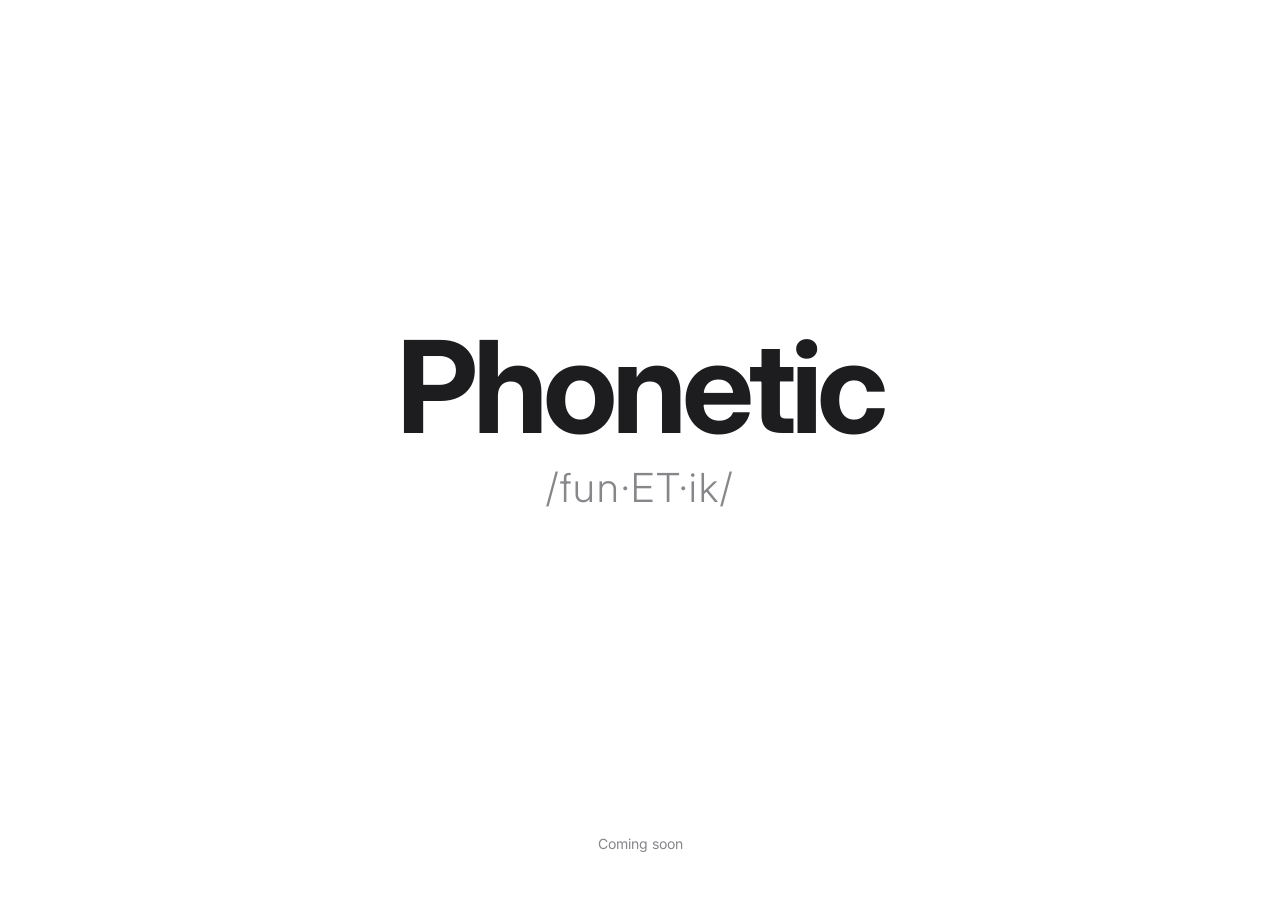
<file: index.html>
<!DOCTYPE html>
<html lang="en">
<head>
  <meta charset="UTF-8">
  <meta name="viewport" content="width=device-width, initial-scale=1.0">
  <title>Phonetic</title>
  <link rel="icon" href="data:image/svg+xml,<svg xmlns='http://www.w3.org/2000/svg' viewBox='0 0 100 100'><text y='.9em' font-size='90'>👋</text></svg>">
  <meta name="description" content="Language training wheels. For first languages and new ones.">
  <meta name="theme-color" content="#ffffff" media="(prefers-color-scheme: light)">
  <meta name="theme-color" content="#000000" media="(prefers-color-scheme: dark)">
  <meta property="og:title" content="Phonetic">
  <meta property="og:description" content="Language training wheels. For first languages and new ones.">
  <meta property="og:type" content="website">
  <meta property="og:url" content="https://f.app">
  <meta property="og:site_name" content="Phonetic">
  <meta name="twitter:card" content="summary">
  <meta name="twitter:title" content="Phonetic">
  <meta name="twitter:description" content="Language training wheels. For first languages and new ones.">
  <link rel="preconnect" href="https://fonts.googleapis.com">
  <link rel="preconnect" href="https://fonts.gstatic.com" crossorigin>
  <link href="https://fonts.googleapis.com/css2?family=Inter:wght@300;400;500;700&display=swap" rel="stylesheet">
  <style>
    *, *::before, *::after {
      margin: 0;
      padding: 0;
      box-sizing: border-box;
    }

    :root {
      --font: 'Inter', -apple-system, BlinkMacSystemFont, 'Segoe UI', system-ui, sans-serif;
      --color-text: #1d1d1f;
      --color-text-secondary: #86868b;
      --color-bg: #ffffff;
    }

    html {
      -webkit-text-size-adjust: 100%;
      font: -apple-system-body;
      font-family: var(--font);
    }

    body {
      font-family: var(--font);
      color: var(--color-text);
      background: var(--color-bg);
      -webkit-font-smoothing: antialiased;
      -moz-osx-font-smoothing: grayscale;
      display: flex;
      flex-direction: column;
      align-items: center;
      justify-content: center;
      min-height: 100vh;
      min-height: 100dvh;
    }

    .teaser {
      text-align: center;
      padding: 2rem;
      flex: 1;
      display: flex;
      flex-direction: column;
      align-items: center;
      justify-content: center;
    }

    .teaser-name {
      font-size: clamp(4rem, 12vw, 8rem);
      font-weight: 700;
      letter-spacing: -0.04em;
      line-height: 1;
      margin-bottom: 0.75rem;
    }

    .teaser-ipa {
      font-size: clamp(1.5rem, 4vw, 2.5rem);
      font-weight: 300;
      color: var(--color-text-secondary);
      letter-spacing: 0.05em;
    }

    .teaser-coming {
      font-size: clamp(0.75rem, 1.25vw, 0.875rem);
      font-weight: 400;
      color: var(--color-text-secondary);
      padding-bottom: 3rem;
    }

    @media (prefers-color-scheme: dark) {
      :root {
        --color-text: #f5f5f7;
        --color-text-secondary: #86868b;
        --color-bg: #000000;
      }
    }

    @media (prefers-reduced-motion: reduce) {
      *, *::before, *::after {
        animation-duration: 0.01ms !important;
        transition-duration: 0.01ms !important;
      }
    }
  </style>
</head>
<body>

  <main class="teaser">
    <h1 class="teaser-name">Phonetic</h1>
    <p class="teaser-ipa">/fun&#xB7;ET&#xB7;ik/</p>
  </main>
  <p class="teaser-coming">Coming soon</p>

</body>
</html>
</file>
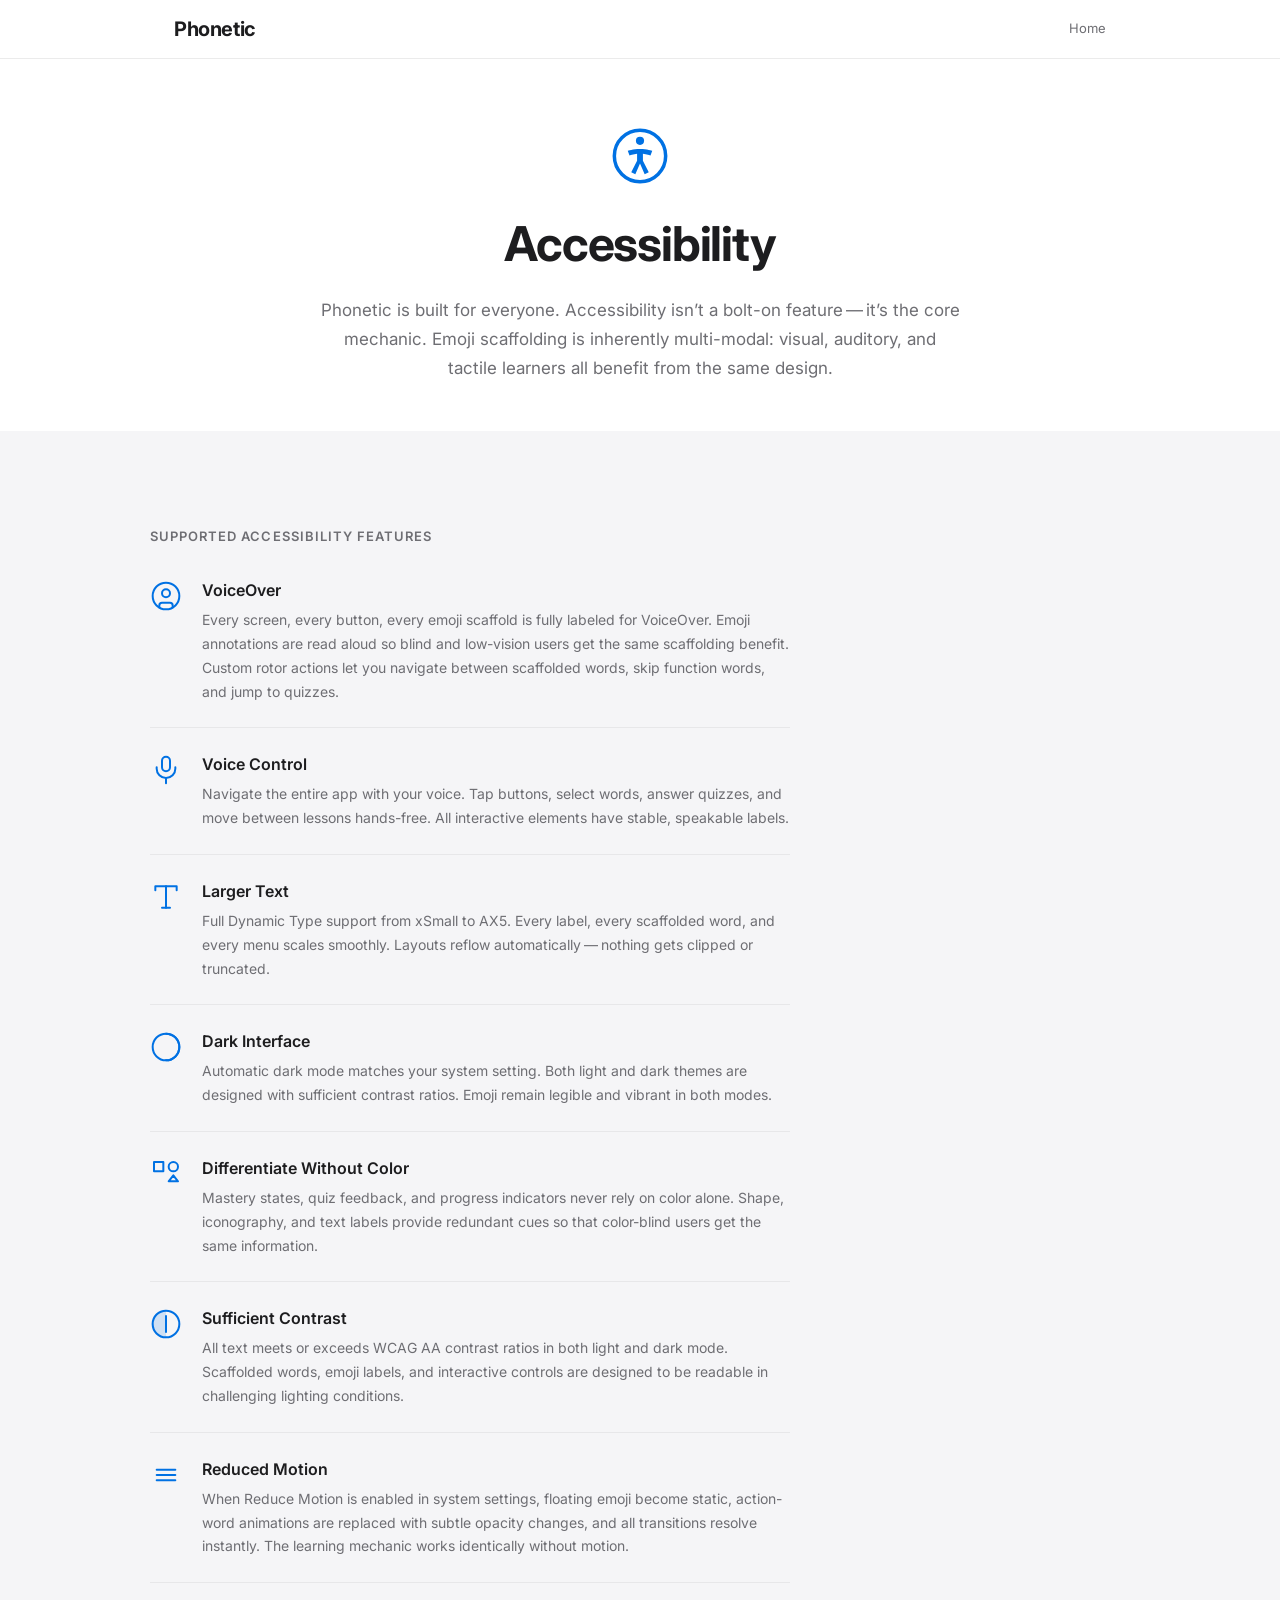
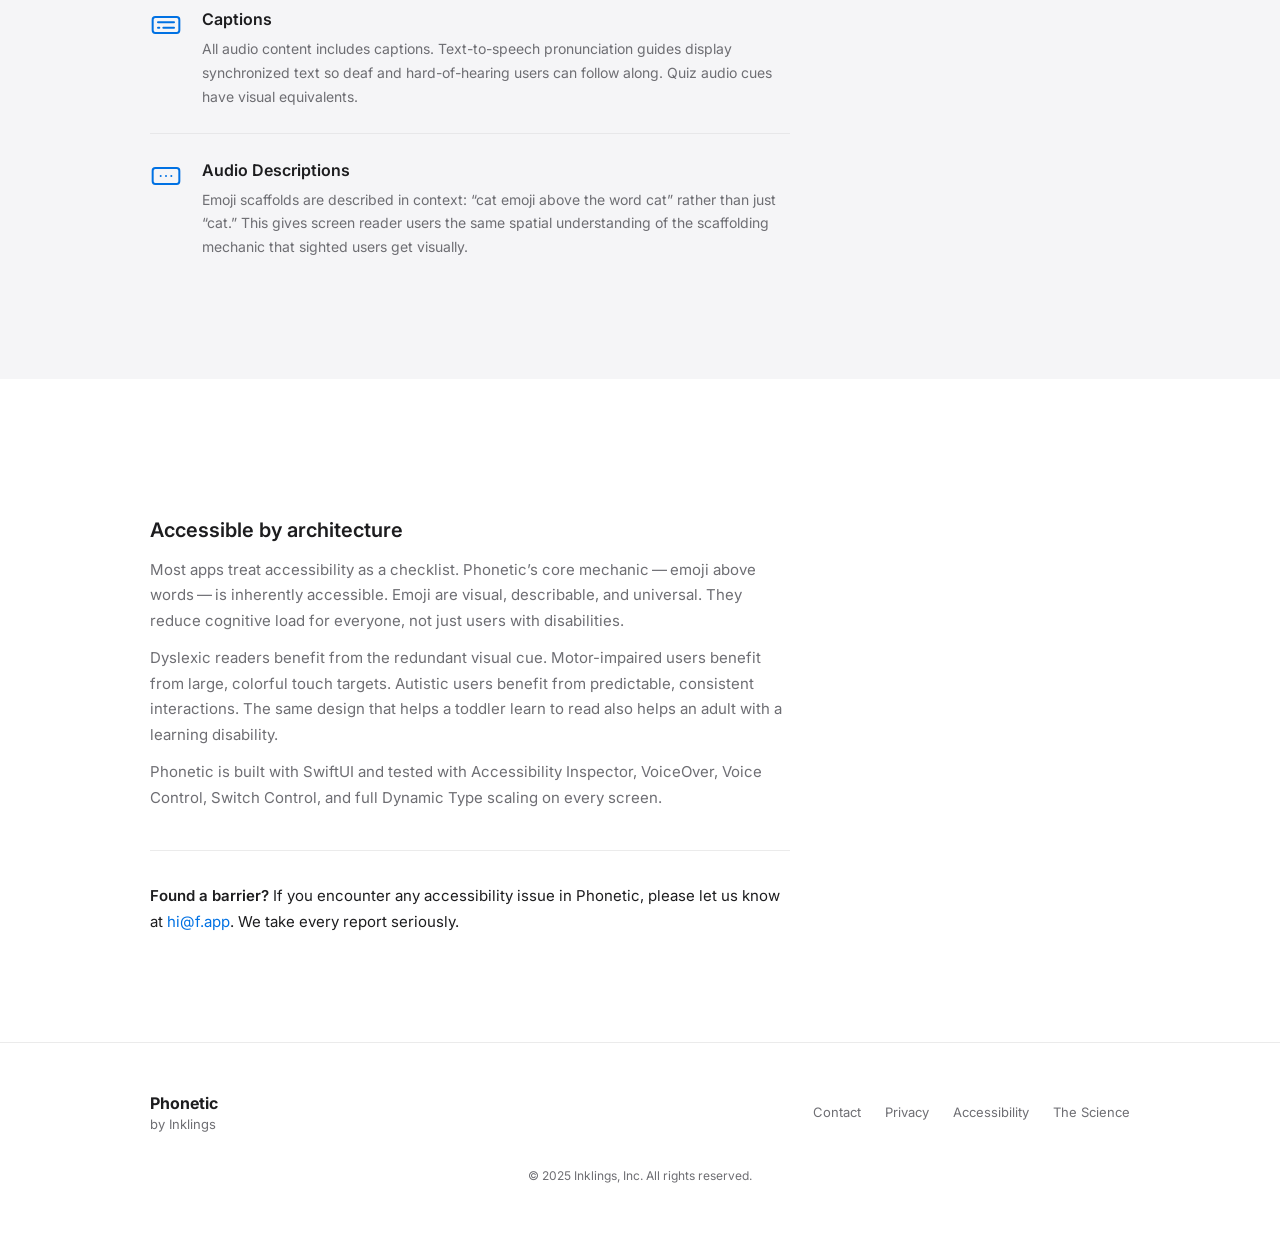
<file: accessibility/index.html>
<!DOCTYPE html>
<html lang="en">
<head>
  <meta charset="UTF-8">
  <meta name="viewport" content="width=device-width, initial-scale=1.0">
  <title>Accessibility | Phonetic</title>
  <meta name="theme-color" content="#ffffff" media="(prefers-color-scheme: light)">
  <meta name="theme-color" content="#000000" media="(prefers-color-scheme: dark)">
  <meta name="description" content="Phonetic is accessible by design. VoiceOver, Voice Control, Dynamic Type, Reduced Motion, and more.">
  <link rel="stylesheet" href="/style.css">
  <link rel="preconnect" href="https://fonts.googleapis.com">
  <link rel="preconnect" href="https://fonts.gstatic.com" crossorigin>
  <link href="https://fonts.googleapis.com/css2?family=Inter:wght@400;500;600;700&display=swap" rel="stylesheet">
</head>
<body>

  <!-- Nav -->
  <nav class="nav">
    <div class="nav-inner">
      <a href="/" class="nav-logo">Phonetic</a>
      <div class="nav-links">
        <a href="/">Home</a>
      </div>
    </div>
  </nav>

  <!-- Header -->
  <section class="section a11y-page">
    <div class="section-inner">
      <div class="a11y-header">
        <svg class="a11y-hero-icon" viewBox="0 0 24 24" aria-hidden="true">
          <circle cx="12" cy="12" r="11" fill="none" stroke="currentColor" stroke-width="1.5"/>
          <circle cx="12" cy="5.5" r="1.75" fill="currentColor"/>
          <path fill="currentColor" d="M12 9c-3 0-5.25.75-5.25.75l.75 2s1.75-.6 3.25-.75v3l-2.5 5 1.75.85L12 15.25l2 4.6 1.75-.85-2.5-5v-3c1.5.15 3.25.75 3.25.75l.75-2S15 9 12 9z"/>
        </svg>
        <h1 class="a11y-title">Accessibility</h1>
        <p class="a11y-lede">
          Phonetic is built for everyone. Accessibility isn&rsquo;t a bolt-on feature&thinsp;&mdash;&thinsp;it&rsquo;s
          the core mechanic. Emoji scaffolding is inherently multi-modal: visual, auditory,
          and tactile learners all benefit from the same design.
        </p>
      </div>
    </div>
  </section>

  <!-- Features List -->
  <section class="section section-light">
    <div class="section-inner">
      <h2 class="a11y-section-heading">Supported accessibility features</h2>

      <div class="a11y-features">

        <div class="a11y-feature">
          <div class="a11y-feature-icon" aria-hidden="true">
            <svg viewBox="0 0 24 24" fill="none" stroke="currentColor" stroke-width="1.5" stroke-linecap="round" stroke-linejoin="round">
              <circle cx="12" cy="12" r="10"/>
              <circle cx="12" cy="10" r="3"/>
              <path d="M7 20.662V19a2 2 0 0 1 2-2h6a2 2 0 0 1 2 2v1.662"/>
            </svg>
          </div>
          <div class="a11y-feature-content">
            <h3>VoiceOver</h3>
            <p>
              Every screen, every button, every emoji scaffold is fully labeled for VoiceOver.
              Emoji annotations are read aloud so blind and low-vision users get the same
              scaffolding benefit. Custom rotor actions let you navigate between scaffolded
              words, skip function words, and jump to quizzes.
            </p>
          </div>
        </div>

        <div class="a11y-feature">
          <div class="a11y-feature-icon" aria-hidden="true">
            <svg viewBox="0 0 24 24" fill="none" stroke="currentColor" stroke-width="1.5" stroke-linecap="round" stroke-linejoin="round">
              <path d="M12 2a3 3 0 0 0-3 3v5a3 3 0 0 0 6 0V5a3 3 0 0 0-3-3z"/>
              <path d="M19 10v1a7 7 0 0 1-14 0v-1"/>
              <line x1="12" y1="18" x2="12" y2="22"/>
            </svg>
          </div>
          <div class="a11y-feature-content">
            <h3>Voice Control</h3>
            <p>
              Navigate the entire app with your voice. Tap buttons, select words, answer quizzes,
              and move between lessons hands-free. All interactive elements have stable,
              speakable labels.
            </p>
          </div>
        </div>

        <div class="a11y-feature">
          <div class="a11y-feature-icon" aria-hidden="true">
            <svg viewBox="0 0 24 24" fill="none" stroke="currentColor" stroke-width="1.5" stroke-linecap="round" stroke-linejoin="round">
              <path d="M4 7V4h16v3"/>
              <path d="M9 20h6"/>
              <path d="M12 4v16"/>
            </svg>
          </div>
          <div class="a11y-feature-content">
            <h3>Larger Text</h3>
            <p>
              Full Dynamic Type support from xSmall to AX5. Every label, every scaffolded word,
              and every menu scales smoothly. Layouts reflow automatically&thinsp;&mdash;&thinsp;nothing
              gets clipped or truncated.
            </p>
          </div>
        </div>

        <div class="a11y-feature">
          <div class="a11y-feature-icon" aria-hidden="true">
            <svg viewBox="0 0 24 24" fill="none" stroke="currentColor" stroke-width="1.5" stroke-linecap="round" stroke-linejoin="round">
              <circle cx="12" cy="12" r="10"/>
              <path d="M12 2a10 10 0 0 1 0 20"/>
            </svg>
          </div>
          <div class="a11y-feature-content">
            <h3>Dark Interface</h3>
            <p>
              Automatic dark mode matches your system setting. Both light and dark themes are
              designed with sufficient contrast ratios. Emoji remain legible and vibrant in
              both modes.
            </p>
          </div>
        </div>

        <div class="a11y-feature">
          <div class="a11y-feature-icon" aria-hidden="true">
            <svg viewBox="0 0 24 24" fill="none" stroke="currentColor" stroke-width="1.5" stroke-linecap="round" stroke-linejoin="round">
              <rect x="3" y="3" width="7" height="7"/>
              <circle cx="17.5" cy="6.5" r="3.5"/>
              <polygon points="14 17.5 17.5 13 21 17.5"/>
            </svg>
          </div>
          <div class="a11y-feature-content">
            <h3>Differentiate Without Color</h3>
            <p>
              Mastery states, quiz feedback, and progress indicators never rely on color alone.
              Shape, iconography, and text labels provide redundant cues so that color-blind
              users get the same information.
            </p>
          </div>
        </div>

        <div class="a11y-feature">
          <div class="a11y-feature-icon" aria-hidden="true">
            <svg viewBox="0 0 24 24" fill="none" stroke="currentColor" stroke-width="1.5" stroke-linecap="round" stroke-linejoin="round">
              <circle cx="12" cy="12" r="10"/>
              <path d="M12 2a10 10 0 0 0 0 20" fill="currentColor" opacity="0.15"/>
              <path d="M12 6v12"/>
            </svg>
          </div>
          <div class="a11y-feature-content">
            <h3>Sufficient Contrast</h3>
            <p>
              All text meets or exceeds WCAG AA contrast ratios in both light and dark mode.
              Scaffolded words, emoji labels, and interactive controls are designed to be
              readable in challenging lighting conditions.
            </p>
          </div>
        </div>

        <div class="a11y-feature">
          <div class="a11y-feature-icon" aria-hidden="true">
            <svg viewBox="0 0 24 24" fill="none" stroke="currentColor" stroke-width="1.5" stroke-linecap="round" stroke-linejoin="round">
              <path d="M5 12h14"/>
              <path d="M5 8h14"/>
              <path d="M5 16h14"/>
            </svg>
          </div>
          <div class="a11y-feature-content">
            <h3>Reduced Motion</h3>
            <p>
              When Reduce Motion is enabled in system settings, floating emoji become static,
              action-word animations are replaced with subtle opacity changes, and all transitions
              resolve instantly. The learning mechanic works identically without motion.
            </p>
          </div>
        </div>

        <div class="a11y-feature">
          <div class="a11y-feature-icon" aria-hidden="true">
            <svg viewBox="0 0 24 24" fill="none" stroke="currentColor" stroke-width="1.5" stroke-linecap="round" stroke-linejoin="round">
              <rect x="2" y="6" width="20" height="12" rx="2"/>
              <path d="M6 14h1"/>
              <path d="M10 14h8"/>
              <path d="M6 10h12"/>
            </svg>
          </div>
          <div class="a11y-feature-content">
            <h3>Captions</h3>
            <p>
              All audio content includes captions. Text-to-speech pronunciation guides display
              synchronized text so deaf and hard-of-hearing users can follow along. Quiz audio
              cues have visual equivalents.
            </p>
          </div>
        </div>

        <div class="a11y-feature">
          <div class="a11y-feature-icon" aria-hidden="true">
            <svg viewBox="0 0 24 24" fill="none" stroke="currentColor" stroke-width="1.5" stroke-linecap="round" stroke-linejoin="round">
              <rect x="2" y="6" width="20" height="12" rx="2"/>
              <path d="M8 12h.01"/>
              <path d="M12 12h.01"/>
              <path d="M16 12h.01"/>
            </svg>
          </div>
          <div class="a11y-feature-content">
            <h3>Audio Descriptions</h3>
            <p>
              Emoji scaffolds are described in context: &ldquo;cat emoji above the word cat&rdquo;
              rather than just &ldquo;cat.&rdquo; This gives screen reader users the same spatial
              understanding of the scaffolding mechanic that sighted users get visually.
            </p>
          </div>
        </div>

      </div>
    </div>
  </section>

  <!-- Design Philosophy -->
  <section class="section">
    <div class="section-inner">
      <div class="a11y-philosophy prose">
        <h2>Accessible by architecture</h2>
        <p>
          Most apps treat accessibility as a checklist. Phonetic&rsquo;s core mechanic&thinsp;&mdash;&thinsp;emoji
          above words&thinsp;&mdash;&thinsp;is inherently accessible. Emoji are visual, describable, and
          universal. They reduce cognitive load for everyone, not just users with disabilities.
        </p>
        <p>
          Dyslexic readers benefit from the redundant visual cue. Motor-impaired users benefit
          from large, colorful touch targets. Autistic users benefit from predictable, consistent
          interactions. The same design that helps a toddler learn to read also helps an adult
          with a learning disability.
        </p>
        <p>
          Phonetic is built with SwiftUI and tested with Accessibility Inspector, VoiceOver,
          Voice Control, Switch Control, and full Dynamic Type scaling on every screen.
        </p>

        <div class="a11y-contact">
          <p>
            <strong>Found a barrier?</strong> If you encounter any accessibility issue in Phonetic,
            please let us know at <a href="mailto:hi@f.app" class="inline-link">hi@f.app</a>.
            We take every report seriously.
          </p>
        </div>
      </div>
    </div>
  </section>

  <!-- Footer -->
  <footer class="footer">
    <div class="footer-inner">
      <div class="footer-brand">
        <span class="footer-logo">Phonetic</span>
        <p class="footer-tagline">by <a href="https://lings.ink" class="footer-link">Inklings</a></p>
      </div>
      <div class="footer-links">
        <a href="mailto:hi@f.app" class="footer-link">Contact</a>
        <a href="/privacy/" class="footer-link">Privacy</a>
        <a href="/accessibility/" class="footer-link">Accessibility</a>
        <a href="/science/" class="footer-link">The Science</a>
      </div>
      <p class="footer-copy">&copy; 2025 Inklings, Inc. All rights reserved.</p>
    </div>
  </footer>

</body>
</html>
</file>
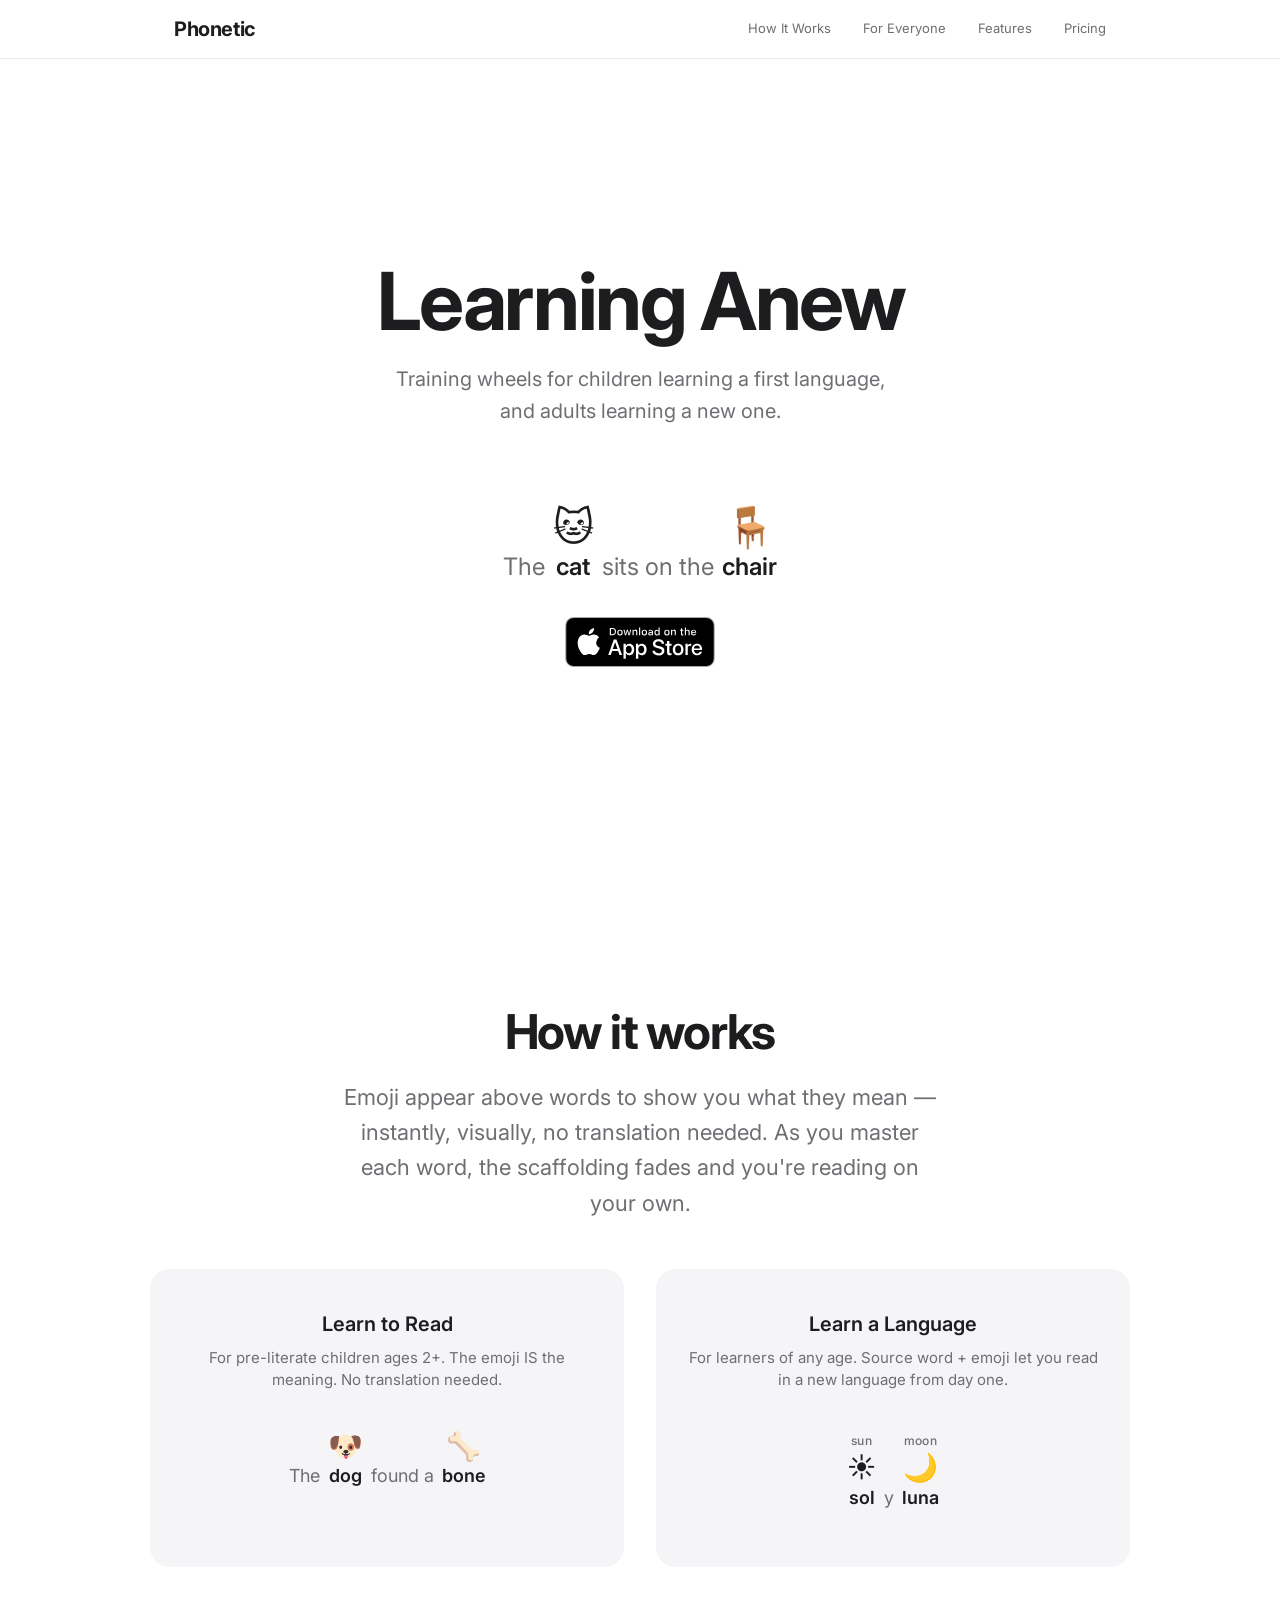
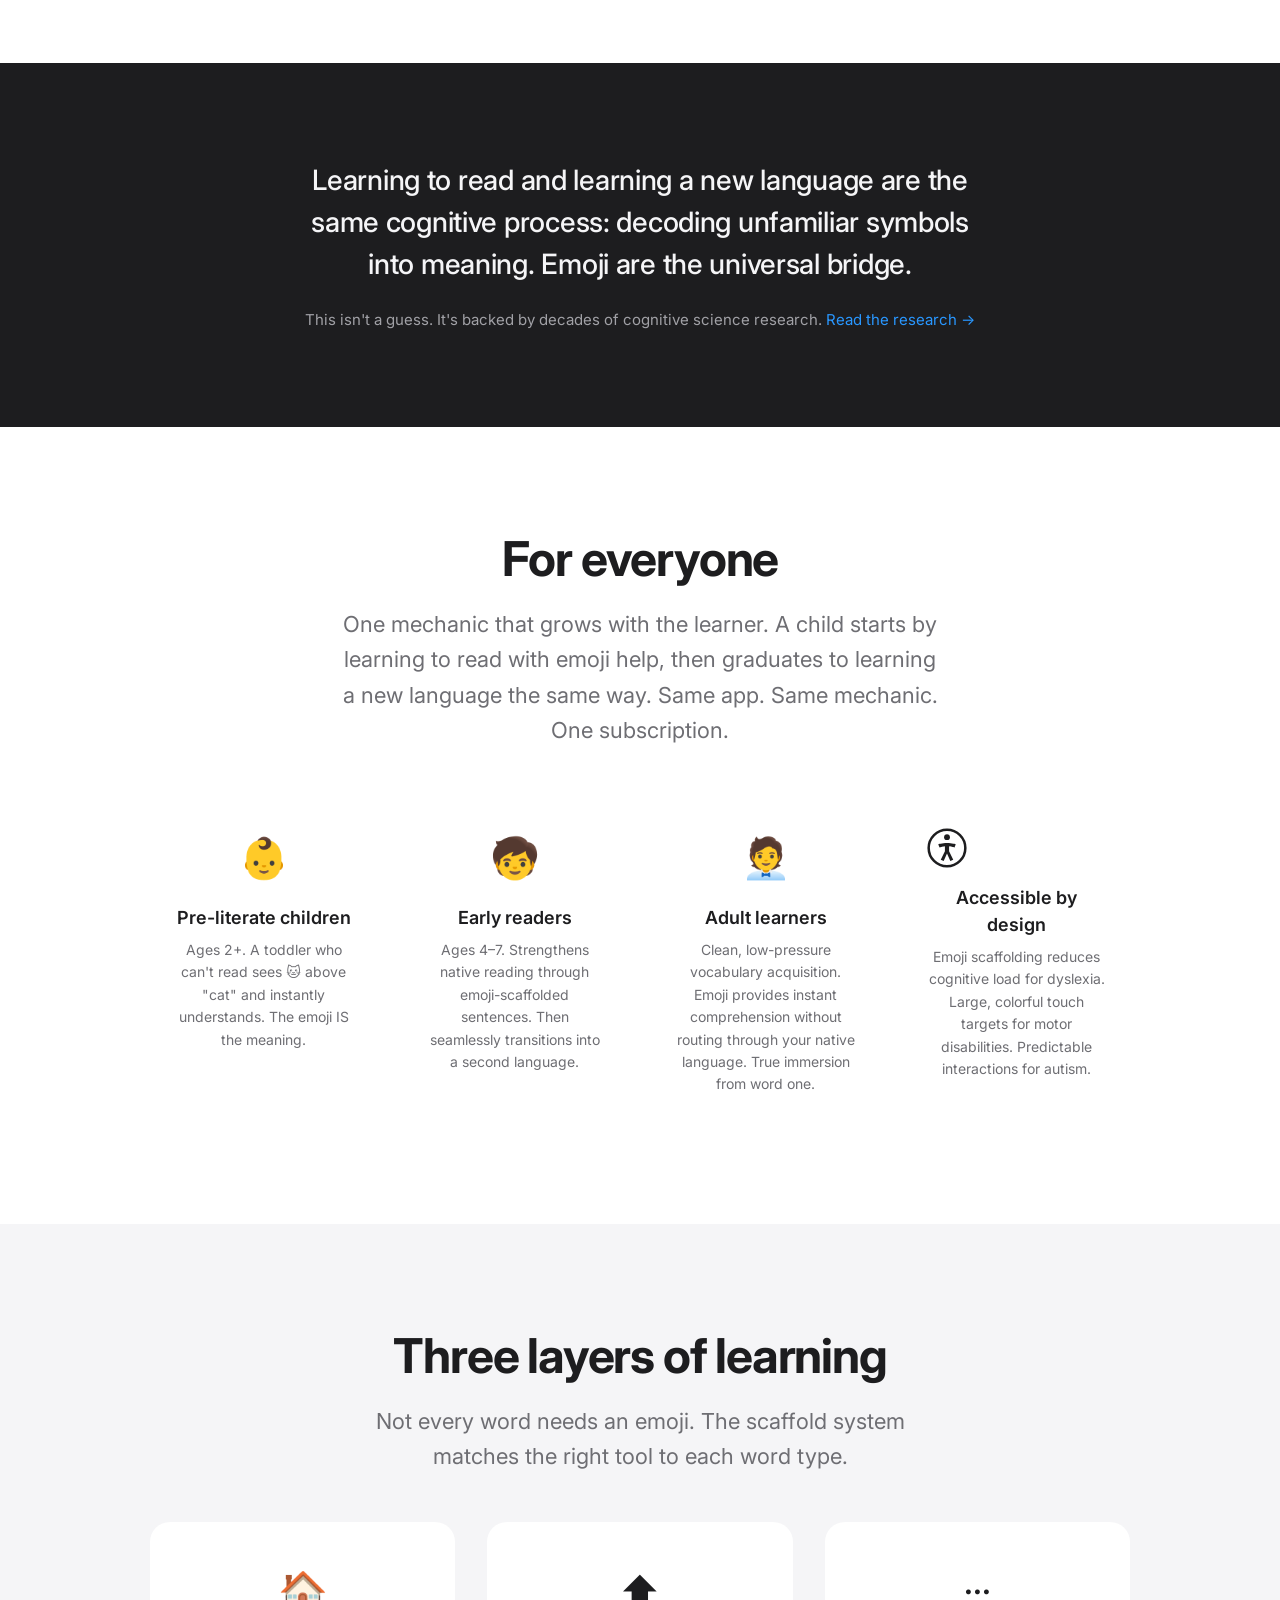
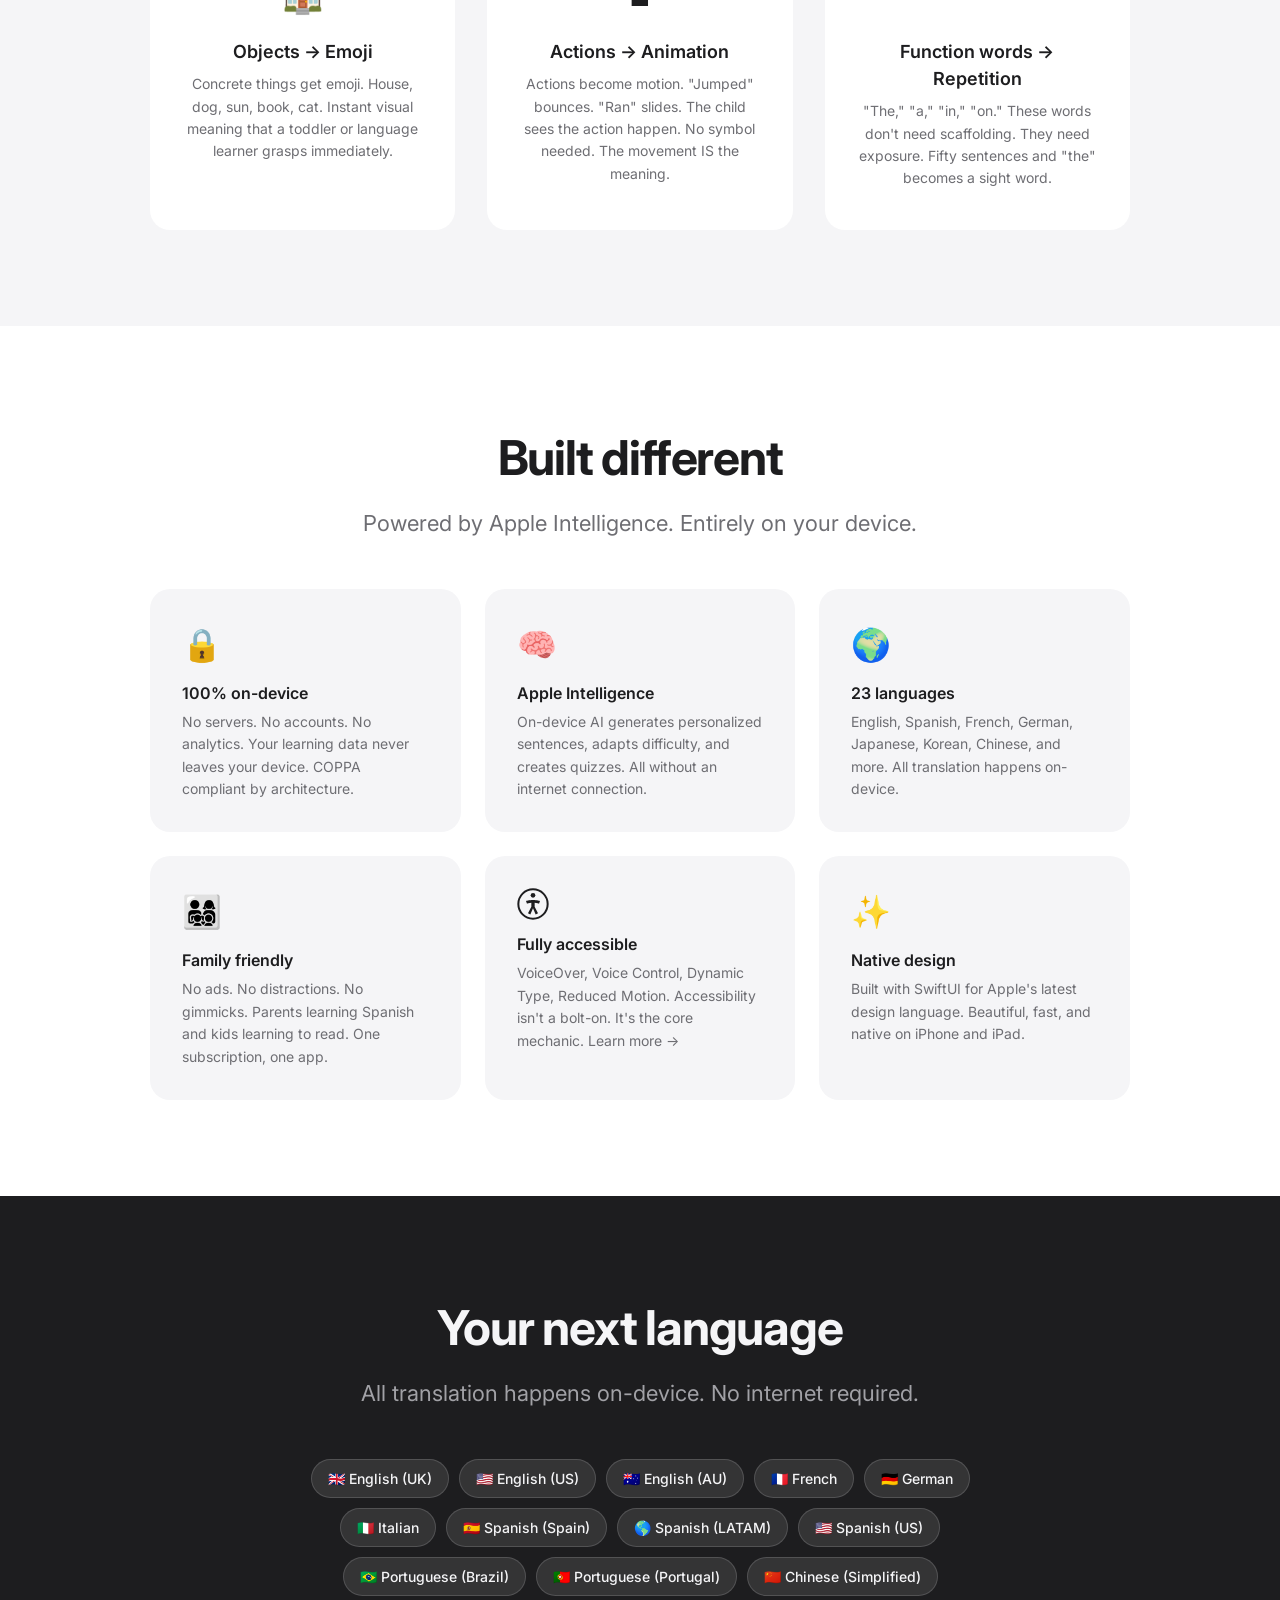
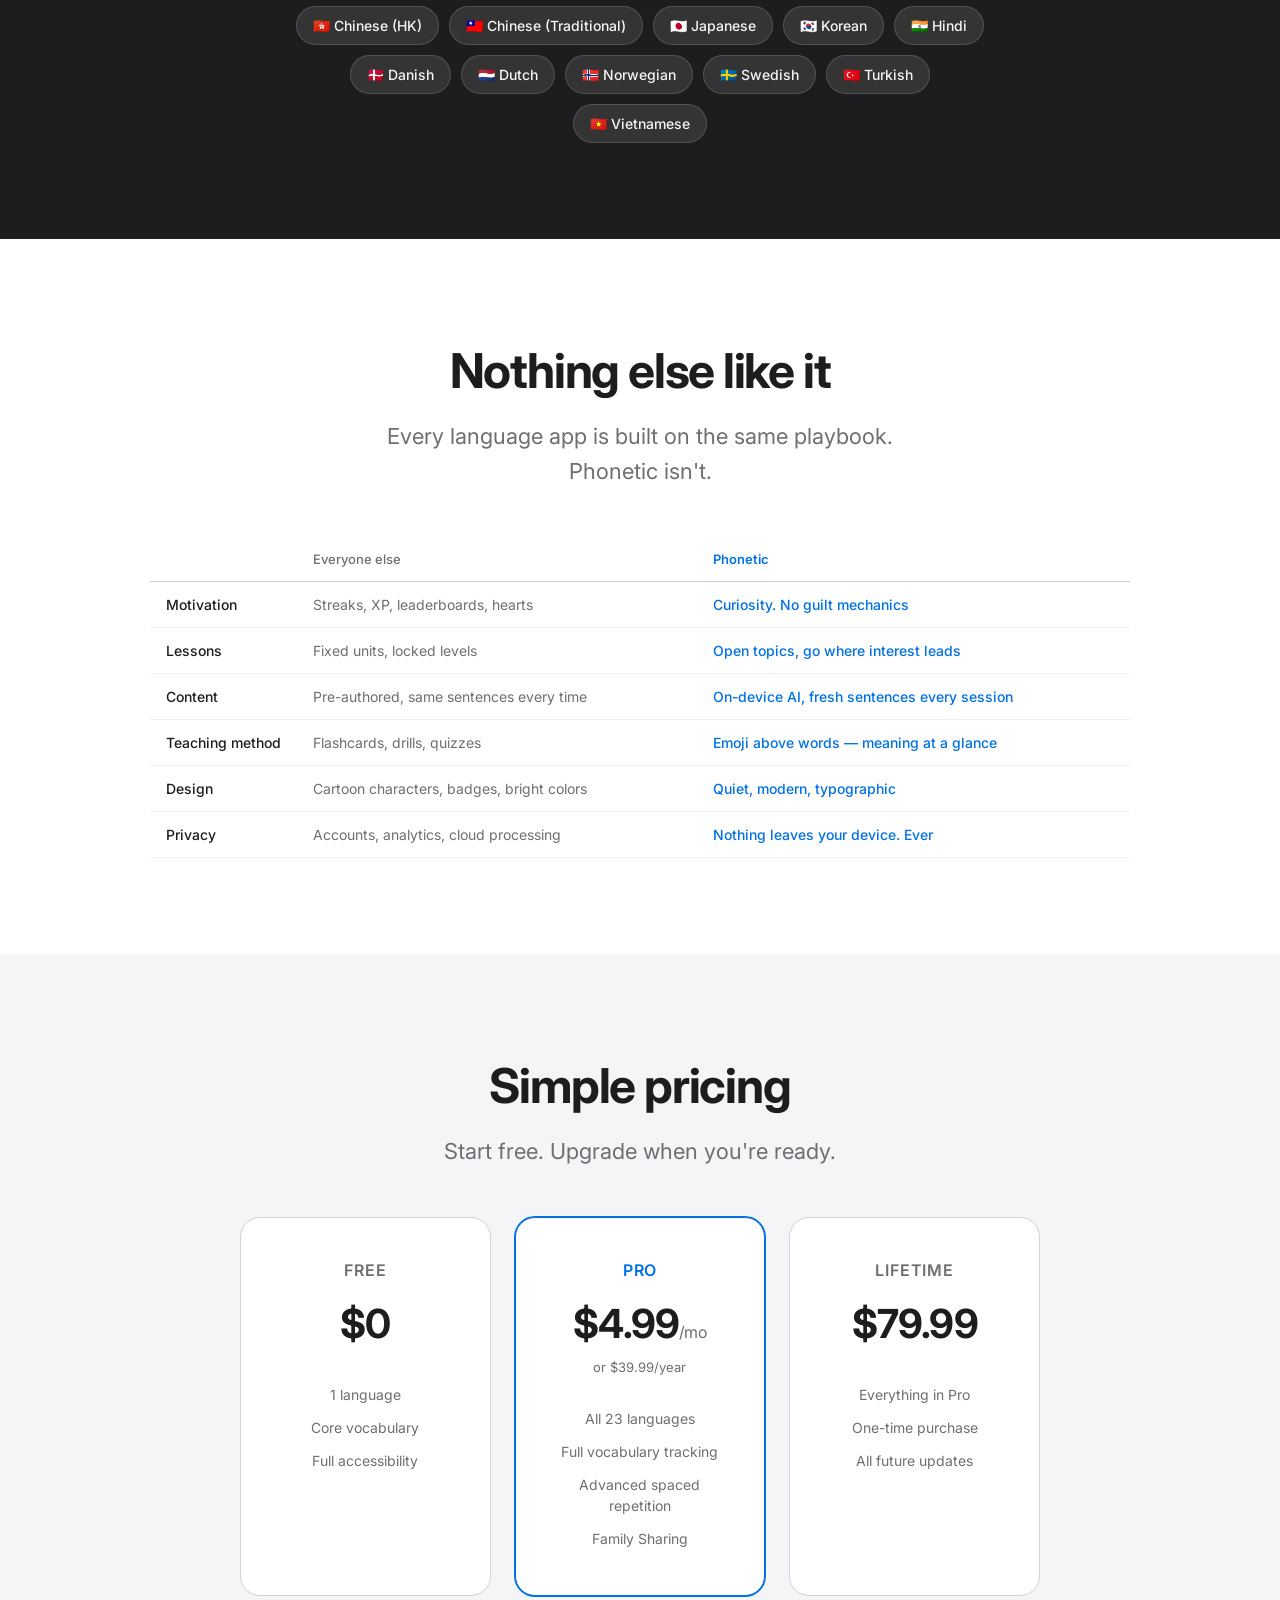
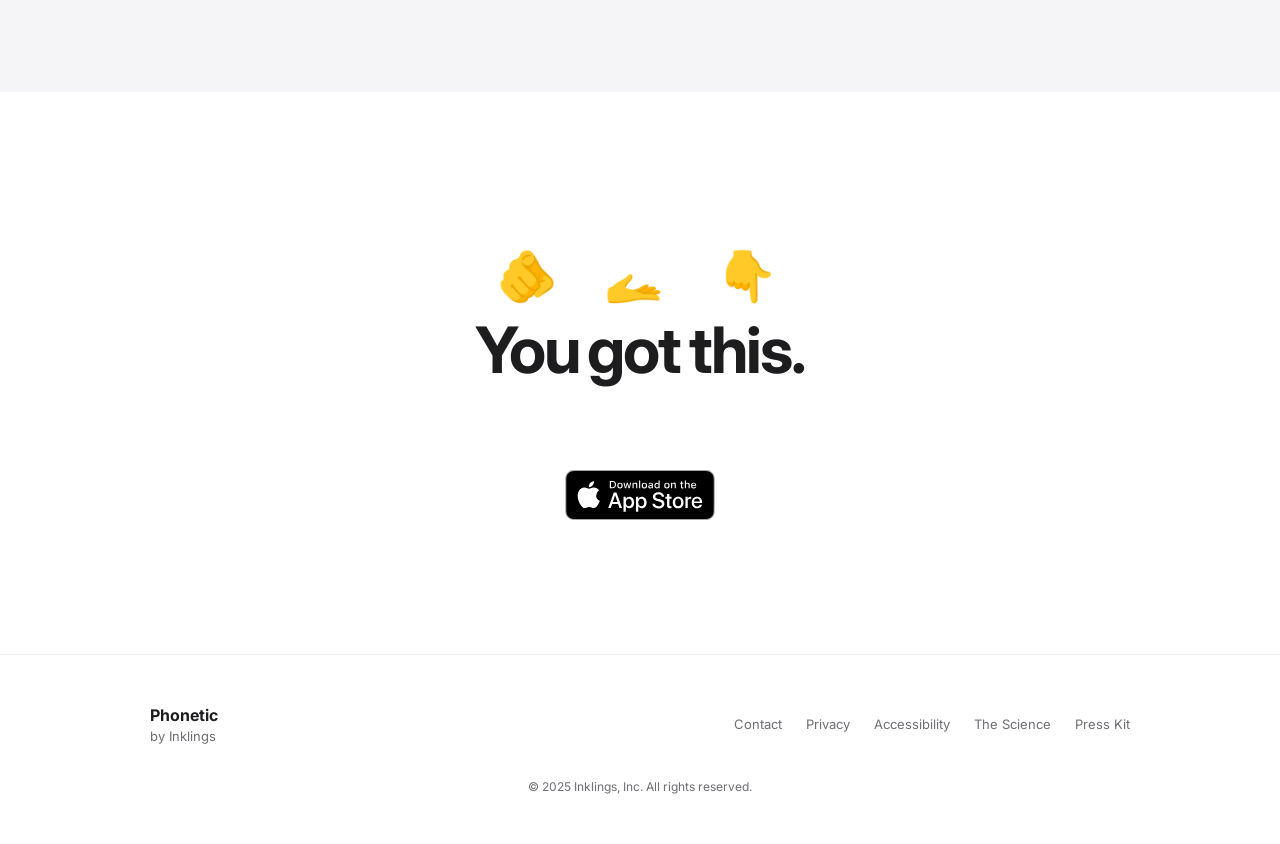
<file: preview/index.html>
<!DOCTYPE html>
<html lang="en">
<head>
  <meta charset="UTF-8">
  <meta name="viewport" content="width=device-width, initial-scale=1.0">
  <title>Phonetic | Reading Training Wheels</title>
  <meta name="description" content="Emoji above words teach anyone to read. Kids learn a first language. Adults learn a new one. Same app, same mechanic.">
  <meta name="theme-color" content="#ffffff" media="(prefers-color-scheme: light)">
  <meta name="theme-color" content="#000000" media="(prefers-color-scheme: dark)">
  <meta property="og:title" content="Phonetic | Reading Training Wheels">
  <meta property="og:description" content="Emoji above words teach anyone to read. Kids learn a first language. Adults learn a new one.">
  <meta property="og:type" content="website">
  <meta property="og:url" content="https://f.app">
  <link rel="stylesheet" href="../style.css">
  <link rel="preconnect" href="https://fonts.googleapis.com">
  <link rel="preconnect" href="https://fonts.gstatic.com" crossorigin>
  <link href="https://fonts.googleapis.com/css2?family=Inter:wght@400;500;600;700&display=swap" rel="stylesheet">
</head>
<body>

  <!-- Nav -->
  <nav class="nav">
    <div class="nav-inner">
      <a href="/preview/" class="nav-logo">Phonetic</a>
      <div class="nav-links">
        <a href="#how-it-works">How It Works</a>
        <a href="#for-everyone">For Everyone</a>
        <a href="#features">Features</a>
        <a href="#pricing">Pricing</a>
      </div>
    </div>
  </nav>

  <!-- Hero -->
  <section class="hero">
    <div class="hero-inner">
      <h1 class="hero-title">Learning Anew</h1>
      <p class="hero-subtitle">
        Training wheels for children learning a first language,<br>
        and adults learning a new one.
      </p>

      <div class="hero-demo" aria-label="Example: The cat sits on the chair, with emoji annotations above key words">
        <div class="demo-sentence hero-sentence">
          <div class="demo-word">
            <span class="demo-plain">The</span>
          </div>
          <div class="demo-word scaffolded">
            <span class="demo-emoji hero-cat" aria-hidden="true">🐱</span>
            <span class="demo-text">cat</span>
          </div>
          <div class="demo-word">
            <span class="demo-plain">sits on the</span>
          </div>
          <div class="demo-word scaffolded">
            <span class="demo-emoji hero-chair" aria-hidden="true">🪑</span>
            <span class="demo-text">chair</span>
          </div>
        </div>
      </div>

      <a href="#" class="cta-button" aria-label="Download on the App Store">
        <img src="/app-store-badge.svg" alt="Download on the App Store" class="app-store-badge">
      </a>
    </div>
  </section>

  <!-- How It Works -->
  <section class="section" id="how-it-works">
    <div class="section-inner">
      <h2 class="section-title">How it works</h2>
      <p class="section-subtitle">
        Emoji appear above words to show you what they mean — instantly, visually, no translation needed.
        As you master each word, the scaffolding fades and you're reading on your own.
      </p>

      <div class="modes">
        <div class="mode-card">
          <h3 class="mode-label">Learn to Read</h3>
          <p class="mode-description">For pre-literate children ages 2+. The emoji IS the meaning. No translation needed.</p>
          <div class="mode-demo" aria-label="Native reading example: The dog found a bone">
            <div class="demo-sentence">
              <div class="demo-word">
                <span class="demo-plain">The</span>
              </div>
              <div class="demo-word scaffolded">
                <span class="demo-emoji" aria-hidden="true">🐶</span>
                <span class="demo-text">dog</span>
              </div>
              <div class="demo-word">
                <span class="demo-plain">found a</span>
              </div>
              <div class="demo-word scaffolded">
                <span class="demo-emoji" aria-hidden="true">🦴</span>
                <span class="demo-text">bone</span>
              </div>
            </div>
          </div>
        </div>

        <div class="mode-card">
          <h3 class="mode-label">Learn a Language</h3>
          <p class="mode-description">For learners of any age. Source word + emoji let you read in a new language from day one.</p>
          <div class="mode-demo" aria-label="Language learning example: sun and moon in Spanish with source language and emoji above">
            <div class="demo-sentence">
              <div class="demo-word scaffolded tri">
                <span class="demo-source">sun</span>
                <span class="demo-emoji" aria-hidden="true">☀️</span>
                <span class="demo-text">sol</span>
              </div>
              <div class="demo-word">
                <span class="demo-plain">y</span>
              </div>
              <div class="demo-word scaffolded tri">
                <span class="demo-source">moon</span>
                <span class="demo-emoji" aria-hidden="true">🌙</span>
                <span class="demo-text">luna</span>
              </div>
            </div>
          </div>
        </div>
      </div>
    </div>
  </section>

  <!-- Core Insight -->
  <section class="section section-dark" id="insight">
    <div class="section-inner">
      <blockquote class="insight-quote">
        Learning to read and learning a new language are the same cognitive process:
        decoding unfamiliar symbols into meaning. Emoji are the universal bridge.
      </blockquote>
      <p class="insight-link">
        This isn't a guess. It's backed by decades of cognitive science research.
        <a href="/science/" class="insight-link-anchor">Read the research &rarr;</a>
      </p>
    </div>
  </section>

  <!-- For Everyone -->
  <section class="section" id="for-everyone">
    <div class="section-inner">
      <h2 class="section-title">For everyone</h2>
      <p class="section-subtitle">
        One mechanic that grows with the learner. A child starts by learning to read
        with emoji help, then graduates to learning a new language the same way.
        Same app. Same mechanic. One subscription.
      </p>

      <div class="audience-grid">
        <div class="audience-card">
          <span class="audience-emoji" aria-hidden="true">👶</span>
          <h3>Pre-literate children</h3>
          <p>Ages 2+. A toddler who can't read sees 🐱 above "cat" and instantly understands. The emoji IS the meaning.</p>
        </div>
        <div class="audience-card">
          <span class="audience-emoji" aria-hidden="true">🧒</span>
          <h3>Early readers</h3>
          <p>Ages 4&ndash;7. Strengthens native reading through emoji-scaffolded sentences. Then seamlessly transitions into a second language.</p>
        </div>
        <div class="audience-card">
          <span class="audience-emoji" aria-hidden="true">🧑‍💼</span>
          <h3>Adult learners</h3>
          <p>Clean, low-pressure vocabulary acquisition. Emoji provides instant comprehension without routing through your native language. True immersion from word one.</p>
        </div>
        <div class="audience-card">
          <span class="audience-emoji" aria-hidden="true"><svg class="icon-accessibility" viewBox="0 0 24 24"><circle cx="12" cy="12" r="11" fill="none" stroke="currentColor" stroke-width="1.5"/><circle cx="12" cy="5.5" r="1.75" fill="currentColor"/><path fill="currentColor" d="M12 9c-3 0-5.25.75-5.25.75l.75 2s1.75-.6 3.25-.75v3l-2.5 5 1.75.85L12 15.25l2 4.6 1.75-.85-2.5-5v-3c1.5.15 3.25.75 3.25.75l.75-2S15 9 12 9z"/></svg></span>
          <h3>Accessible by design</h3>
          <p>Emoji scaffolding reduces cognitive load for dyslexia. Large, colorful touch targets for motor disabilities. Predictable interactions for autism.</p>
        </div>
      </div>
    </div>
  </section>

  <!-- Three Tiers -->
  <section class="section section-light" id="tiers">
    <div class="section-inner">
      <h2 class="section-title">Three layers of learning</h2>
      <p class="section-subtitle">Not every word needs an emoji. The scaffold system matches the right tool to each word type.</p>

      <div class="tiers-grid">
        <div class="tier-card">
          <div class="tier-icon" aria-hidden="true">🏠</div>
          <h3>Objects &rarr; Emoji</h3>
          <p>Concrete things get emoji. House, dog, sun, book, cat. Instant visual meaning that a toddler or language learner grasps immediately.</p>
        </div>
        <div class="tier-card">
          <div class="tier-icon tier-icon-animated" aria-hidden="true">⬆️</div>
          <h3>Actions &rarr; Animation</h3>
          <p>Actions become motion. "Jumped" bounces. "Ran" slides. The child sees the action happen. No symbol needed. The movement IS the meaning.</p>
        </div>
        <div class="tier-card">
          <div class="tier-icon" aria-hidden="true">···</div>
          <h3>Function words &rarr; Repetition</h3>
          <p>"The," "a," "in," "on." These words don't need scaffolding. They need exposure. Fifty sentences and "the" becomes a sight word.</p>
        </div>
      </div>
    </div>
  </section>

  <!-- Features -->
  <section class="section" id="features">
    <div class="section-inner">
      <h2 class="section-title">Built different</h2>
      <p class="section-subtitle">Powered by Apple Intelligence. Entirely on your device.</p>

      <div class="features-grid">
        <div class="feature-card">
          <div class="feature-icon" aria-hidden="true">🔒</div>
          <h3>100% on-device</h3>
          <p>No servers. No accounts. No analytics. Your learning data never leaves your device. COPPA compliant by architecture.</p>
        </div>
        <div class="feature-card">
          <div class="feature-icon" aria-hidden="true">🧠</div>
          <h3>Apple Intelligence</h3>
          <p>On-device AI generates personalized sentences, adapts difficulty, and creates quizzes. All without an internet connection.</p>
        </div>
        <div class="feature-card">
          <div class="feature-icon" aria-hidden="true">🌍</div>
          <h3>23 languages</h3>
          <p>English, Spanish, French, German, Japanese, Korean, Chinese, and more. All translation happens on-device.</p>
        </div>
        <div class="feature-card">
          <div class="feature-icon" aria-hidden="true">👨‍👩‍👧‍👦</div>
          <h3>Family friendly</h3>
          <p>No ads. No distractions. No gimmicks. Parents learning Spanish and kids learning to read. One subscription, one app.</p>
        </div>
        <div class="feature-card">
          <div class="feature-icon" aria-hidden="true"><svg class="icon-accessibility" viewBox="0 0 24 24"><circle cx="12" cy="12" r="11" fill="none" stroke="currentColor" stroke-width="1.5"/><circle cx="12" cy="5.5" r="1.75" fill="currentColor"/><path fill="currentColor" d="M12 9c-3 0-5.25.75-5.25.75l.75 2s1.75-.6 3.25-.75v3l-2.5 5 1.75.85L12 15.25l2 4.6 1.75-.85-2.5-5v-3c1.5.15 3.25.75 3.25.75l.75-2S15 9 12 9z"/></svg></div>
          <h3>Fully accessible</h3>
          <p>VoiceOver, Voice Control, Dynamic Type, Reduced Motion. Accessibility isn't a bolt-on. It's the core mechanic. <a href="/accessibility/">Learn more &rarr;</a></p>
        </div>
        <div class="feature-card">
          <div class="feature-icon" aria-hidden="true">✨</div>
          <h3>Native design</h3>
          <p>Built with SwiftUI for Apple's latest design language. Beautiful, fast, and native on iPhone and iPad.</p>
        </div>
      </div>
    </div>
  </section>

  <!-- Languages -->
  <section class="section section-dark" id="languages">
    <div class="section-inner">
      <h2 class="section-title">Your next language</h2>
      <p class="section-subtitle">All translation happens on-device. No internet required.</p>
      <div class="languages-list">
        <span class="lang-tag">🇬🇧 English (UK)</span>
        <span class="lang-tag">🇺🇸 English (US)</span>
        <span class="lang-tag">🇦🇺 English (AU)</span>
        <span class="lang-tag">🇫🇷 French</span>
        <span class="lang-tag">🇩🇪 German</span>
        <span class="lang-tag">🇮🇹 Italian</span>
        <span class="lang-tag">🇪🇸 Spanish (Spain)</span>
        <span class="lang-tag">🌎 Spanish (LATAM)</span>
        <span class="lang-tag">🇺🇸 Spanish (US)</span>
        <span class="lang-tag">🇧🇷 Portuguese (Brazil)</span>
        <span class="lang-tag">🇵🇹 Portuguese (Portugal)</span>
        <span class="lang-tag">🇨🇳 Chinese (Simplified)</span>
        <span class="lang-tag">🇭🇰 Chinese (HK)</span>
        <span class="lang-tag">🇹🇼 Chinese (Traditional)</span>
        <span class="lang-tag">🇯🇵 Japanese</span>
        <span class="lang-tag">🇰🇷 Korean</span>
        <span class="lang-tag">🇮🇳 Hindi</span>
        <span class="lang-tag">🇩🇰 Danish</span>
        <span class="lang-tag">🇳🇱 Dutch</span>
        <span class="lang-tag">🇳🇴 Norwegian</span>
        <span class="lang-tag">🇸🇪 Swedish</span>
        <span class="lang-tag">🇹🇷 Turkish</span>
        <span class="lang-tag">🇻🇳 Vietnamese</span>
      </div>
    </div>
  </section>

  <!-- Competitive -->
  <section class="section" id="compare">
    <div class="section-inner">
      <h2 class="section-title">Nothing else like it</h2>
      <p class="section-subtitle">Every language app is built on the same playbook. Phonetic isn't.</p>

      <div class="compare-table-wrap">
        <table class="compare-table">
          <thead>
            <tr>
              <th></th>
              <th>Everyone else</th>
              <th class="compare-us">Phonetic</th>
            </tr>
          </thead>
          <tbody>
            <tr>
              <td class="compare-pattern">Motivation</td>
              <td>Streaks, XP, leaderboards, hearts</td>
              <td class="compare-ours">Curiosity. No guilt mechanics</td>
            </tr>
            <tr>
              <td class="compare-pattern">Lessons</td>
              <td>Fixed units, locked levels</td>
              <td class="compare-ours">Open topics, go where interest leads</td>
            </tr>
            <tr>
              <td class="compare-pattern">Content</td>
              <td>Pre-authored, same sentences every time</td>
              <td class="compare-ours">On-device AI, fresh sentences every session</td>
            </tr>
            <tr>
              <td class="compare-pattern">Teaching method</td>
              <td>Flashcards, drills, quizzes</td>
              <td class="compare-ours">Emoji above words — meaning at a glance</td>
            </tr>
            <tr>
              <td class="compare-pattern">Design</td>
              <td>Cartoon characters, badges, bright colors</td>
              <td class="compare-ours">Quiet, modern, typographic</td>
            </tr>
            <tr>
              <td class="compare-pattern">Privacy</td>
              <td>Accounts, analytics, cloud processing</td>
              <td class="compare-ours">Nothing leaves your device. Ever</td>
            </tr>
          </tbody>
        </table>
      </div>
    </div>
  </section>

  <!-- Pricing -->
  <section class="section section-light" id="pricing">
    <div class="section-inner">
      <h2 class="section-title">Simple pricing</h2>
      <p class="section-subtitle">Start free. Upgrade when you're ready.</p>

      <div class="pricing-grid">
        <div class="pricing-card">
          <h3 class="pricing-tier">Free</h3>
          <p class="pricing-price">$0</p>
          <ul class="pricing-features">
            <li>1 language</li>
            <li>Core vocabulary</li>
            <li>Full accessibility</li>
          </ul>
        </div>
        <div class="pricing-card pricing-featured">
          <h3 class="pricing-tier">Pro</h3>
          <p class="pricing-price">$4.99<span class="pricing-period">/mo</span></p>
          <p class="pricing-annual">or $39.99/year</p>
          <ul class="pricing-features">
            <li>All 23 languages</li>
            <li>Full vocabulary tracking</li>
            <li>Advanced spaced repetition</li>
            <li>Family Sharing</li>
          </ul>
        </div>
        <div class="pricing-card">
          <h3 class="pricing-tier">Lifetime</h3>
          <p class="pricing-price">$79.99</p>
          <ul class="pricing-features">
            <li>Everything in Pro</li>
            <li>One-time purchase</li>
            <li>All future updates</li>
          </ul>
        </div>
      </div>
    </div>
  </section>

  <!-- Final CTA -->
  <section class="section section-cta">
    <div class="section-inner">
      <div class="demo-sentence cta-sentence" aria-label="You got this, with emoji scaffolds above each word">
        <div class="demo-word scaffolded">
          <span class="demo-emoji" aria-hidden="true">🫵</span>
          <span class="demo-text cta-word">You</span>
        </div>
        <div class="demo-word scaffolded">
          <span class="demo-emoji" aria-hidden="true">🫴</span>
          <span class="demo-text cta-word">got</span>
        </div>
        <div class="demo-word scaffolded">
          <span class="demo-emoji" aria-hidden="true">👇</span>
          <span class="demo-text cta-word">this.</span>
        </div>
      </div>
      <a href="#" class="cta-button" aria-label="Download on the App Store">
        <img src="/app-store-badge.svg" alt="Download on the App Store" class="app-store-badge">
      </a>
    </div>
  </section>

  <!-- Footer -->
  <footer class="footer">
    <div class="footer-inner">
      <div class="footer-brand">
        <span class="footer-logo">Phonetic</span>
        <p class="footer-tagline">by <a href="https://lings.ink" class="footer-link">Inklings</a></p>
      </div>
      <div class="footer-links">
        <a href="mailto:hi@f.app" class="footer-link">Contact</a>
        <a href="/privacy/" class="footer-link">Privacy</a>
        <a href="/accessibility/" class="footer-link">Accessibility</a>
        <a href="/science/" class="footer-link">The Science</a>
        <a href="#" class="footer-link">Press Kit</a>
      </div>
      <p class="footer-copy">&copy; 2025 Inklings, Inc. All rights reserved.</p>
    </div>
  </footer>

</body>
</html>
</file>
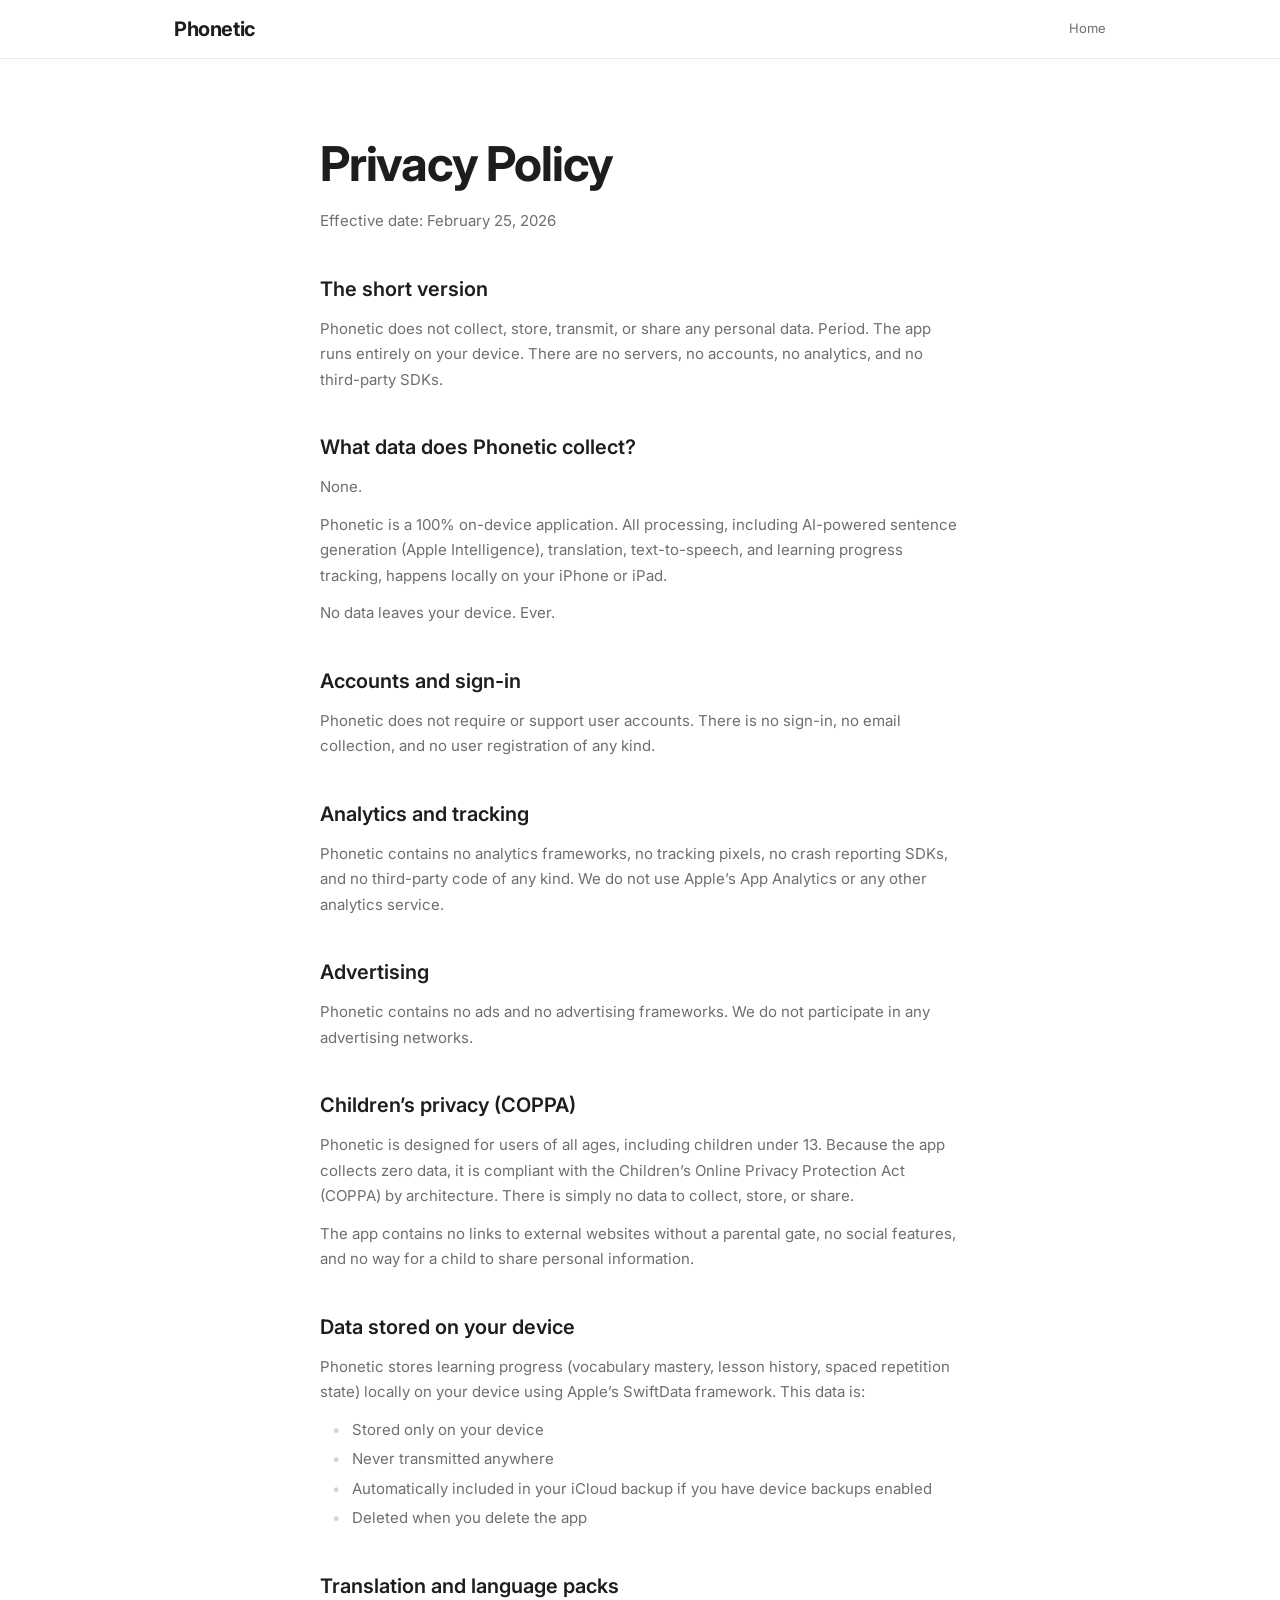
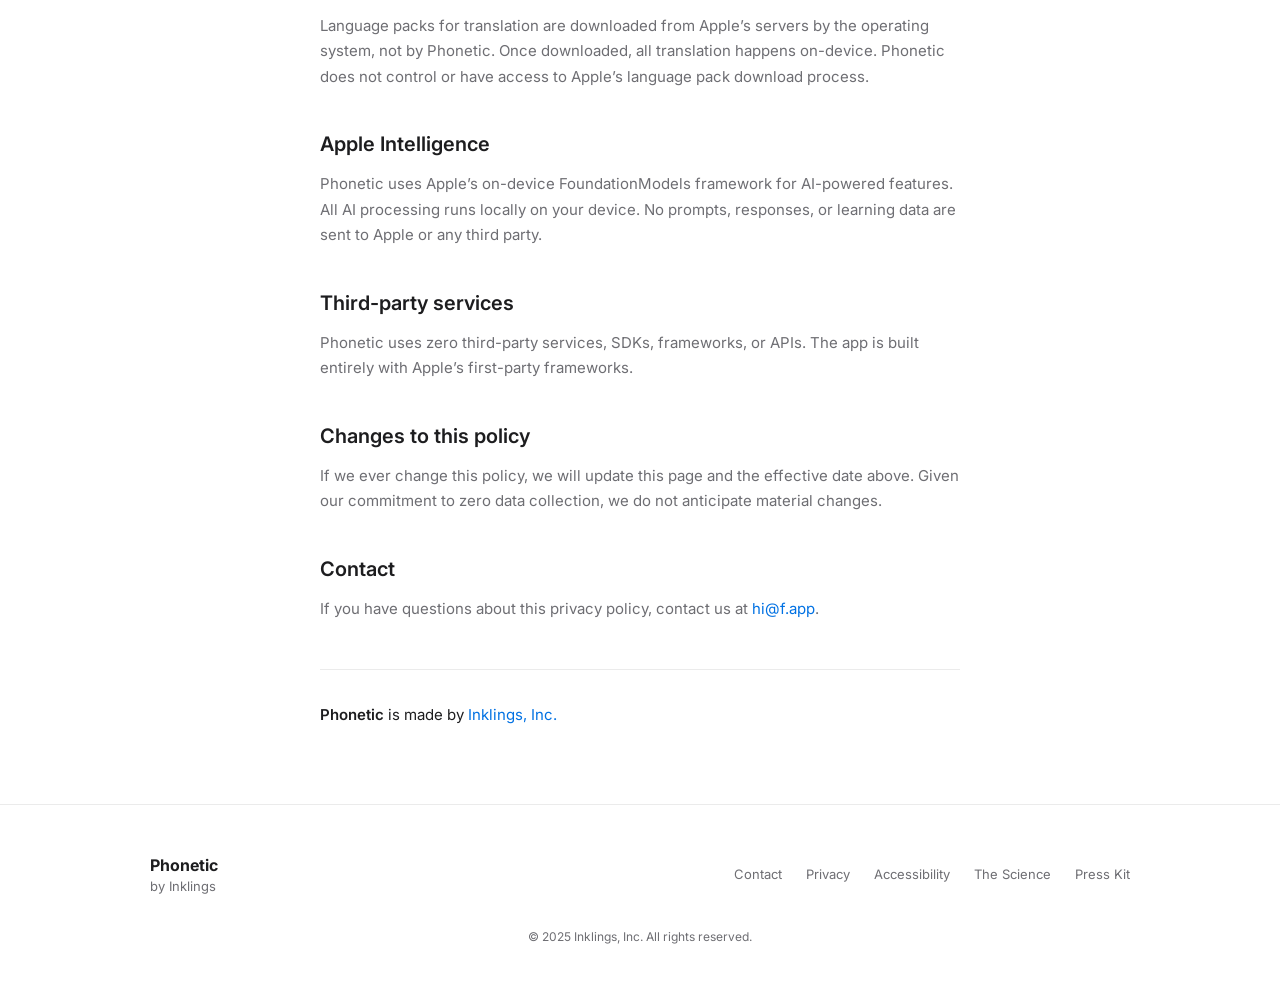
<file: privacy/index.html>
<!DOCTYPE html>
<html lang="en">
<head>
  <meta charset="UTF-8">
  <meta name="viewport" content="width=device-width, initial-scale=1.0">
  <title>Privacy Policy | Phonetic</title>
  <meta name="theme-color" content="#ffffff" media="(prefers-color-scheme: light)">
  <meta name="theme-color" content="#000000" media="(prefers-color-scheme: dark)">
  <meta name="description" content="Phonetic privacy policy. We don't collect any data. Period.">
  <link rel="stylesheet" href="/style.css">
  <link rel="preconnect" href="https://fonts.googleapis.com">
  <link rel="preconnect" href="https://fonts.gstatic.com" crossorigin>
  <link href="https://fonts.googleapis.com/css2?family=Inter:wght@400;500;600;700&display=swap" rel="stylesheet">
</head>
<body>

  <!-- Nav -->
  <nav class="nav">
    <div class="nav-inner">
      <a href="/" class="nav-logo">Phonetic</a>
      <div class="nav-links">
        <a href="/">Home</a>
      </div>
    </div>
  </nav>

  <!-- Privacy Policy -->
  <section class="section privacy-page">
    <div class="section-inner prose">
      <h1 class="privacy-title">Privacy Policy</h1>
      <p class="privacy-effective">Effective date: February 25, 2026</p>

      <h2>The short version</h2>
      <p>
        Phonetic does not collect, store, transmit, or share any personal data. Period.
        The app runs entirely on your device. There are no servers, no accounts, no analytics,
        and no third-party SDKs.
      </p>

      <h2>What data does Phonetic collect?</h2>
      <p>None.</p>
      <p>
        Phonetic is a 100% on-device application. All processing, including AI-powered
        sentence generation (Apple Intelligence), translation, text-to-speech, and learning
        progress tracking, happens locally on your iPhone or iPad.
      </p>
      <p>No data leaves your device. Ever.</p>

      <h2>Accounts and sign-in</h2>
      <p>
        Phonetic does not require or support user accounts. There is no sign-in,
        no email collection, and no user registration of any kind.
      </p>

      <h2>Analytics and tracking</h2>
      <p>
        Phonetic contains no analytics frameworks, no tracking pixels, no crash reporting SDKs,
        and no third-party code of any kind. We do not use Apple&rsquo;s App Analytics or any other
        analytics service.
      </p>

      <h2>Advertising</h2>
      <p>
        Phonetic contains no ads and no advertising frameworks. We do not participate in
        any advertising networks.
      </p>

      <h2>Children&rsquo;s privacy (COPPA)</h2>
      <p>
        Phonetic is designed for users of all ages, including children under 13. Because the app
        collects zero data, it is compliant with the Children&rsquo;s Online Privacy Protection Act
        (COPPA) by architecture. There is simply no data to collect, store, or share.
      </p>
      <p>
        The app contains no links to external websites without a parental gate, no social features,
        and no way for a child to share personal information.
      </p>

      <h2>Data stored on your device</h2>
      <p>
        Phonetic stores learning progress (vocabulary mastery, lesson history, spaced repetition state)
        locally on your device using Apple&rsquo;s SwiftData framework. This data is:
      </p>
      <ul>
        <li>Stored only on your device</li>
        <li>Never transmitted anywhere</li>
        <li>Automatically included in your iCloud backup if you have device backups enabled</li>
        <li>Deleted when you delete the app</li>
      </ul>

      <h2>Translation and language packs</h2>
      <p>
        Language packs for translation are downloaded from Apple&rsquo;s servers by the operating system,
        not by Phonetic. Once downloaded, all translation happens on-device. Phonetic does not
        control or have access to Apple&rsquo;s language pack download process.
      </p>

      <h2>Apple Intelligence</h2>
      <p>
        Phonetic uses Apple&rsquo;s on-device FoundationModels framework for AI-powered features.
        All AI processing runs locally on your device. No prompts, responses, or learning data
        are sent to Apple or any third party.
      </p>

      <h2>Third-party services</h2>
      <p>
        Phonetic uses zero third-party services, SDKs, frameworks, or APIs. The app is built
        entirely with Apple&rsquo;s first-party frameworks.
      </p>

      <h2>Changes to this policy</h2>
      <p>
        If we ever change this policy, we will update this page and the effective date above.
        Given our commitment to zero data collection, we do not anticipate material changes.
      </p>

      <h2>Contact</h2>
      <p>
        If you have questions about this privacy policy, contact us at
        <a href="mailto:hi@f.app" class="inline-link">hi@f.app</a>.
      </p>

      <div class="privacy-footer-note">
        <p>
          <strong>Phonetic</strong> is made by <a href="https://lings.ink" class="inline-link">Inklings, Inc.</a>
        </p>
      </div>
    </div>
  </section>

  <!-- Footer -->
  <footer class="footer">
    <div class="footer-inner">
      <div class="footer-brand">
        <span class="footer-logo">Phonetic</span>
        <p class="footer-tagline">by <a href="https://lings.ink" class="footer-link">Inklings</a></p>
      </div>
      <div class="footer-links">
        <a href="mailto:hi@f.app" class="footer-link">Contact</a>
        <a href="/privacy/" class="footer-link">Privacy</a>
        <a href="/accessibility/" class="footer-link">Accessibility</a>
        <a href="/science/" class="footer-link">The Science</a>
        <a href="#" class="footer-link">Press Kit</a>
      </div>
      <p class="footer-copy">&copy; 2025 Inklings, Inc. All rights reserved.</p>
    </div>
  </footer>

</body>
</html>
</file>
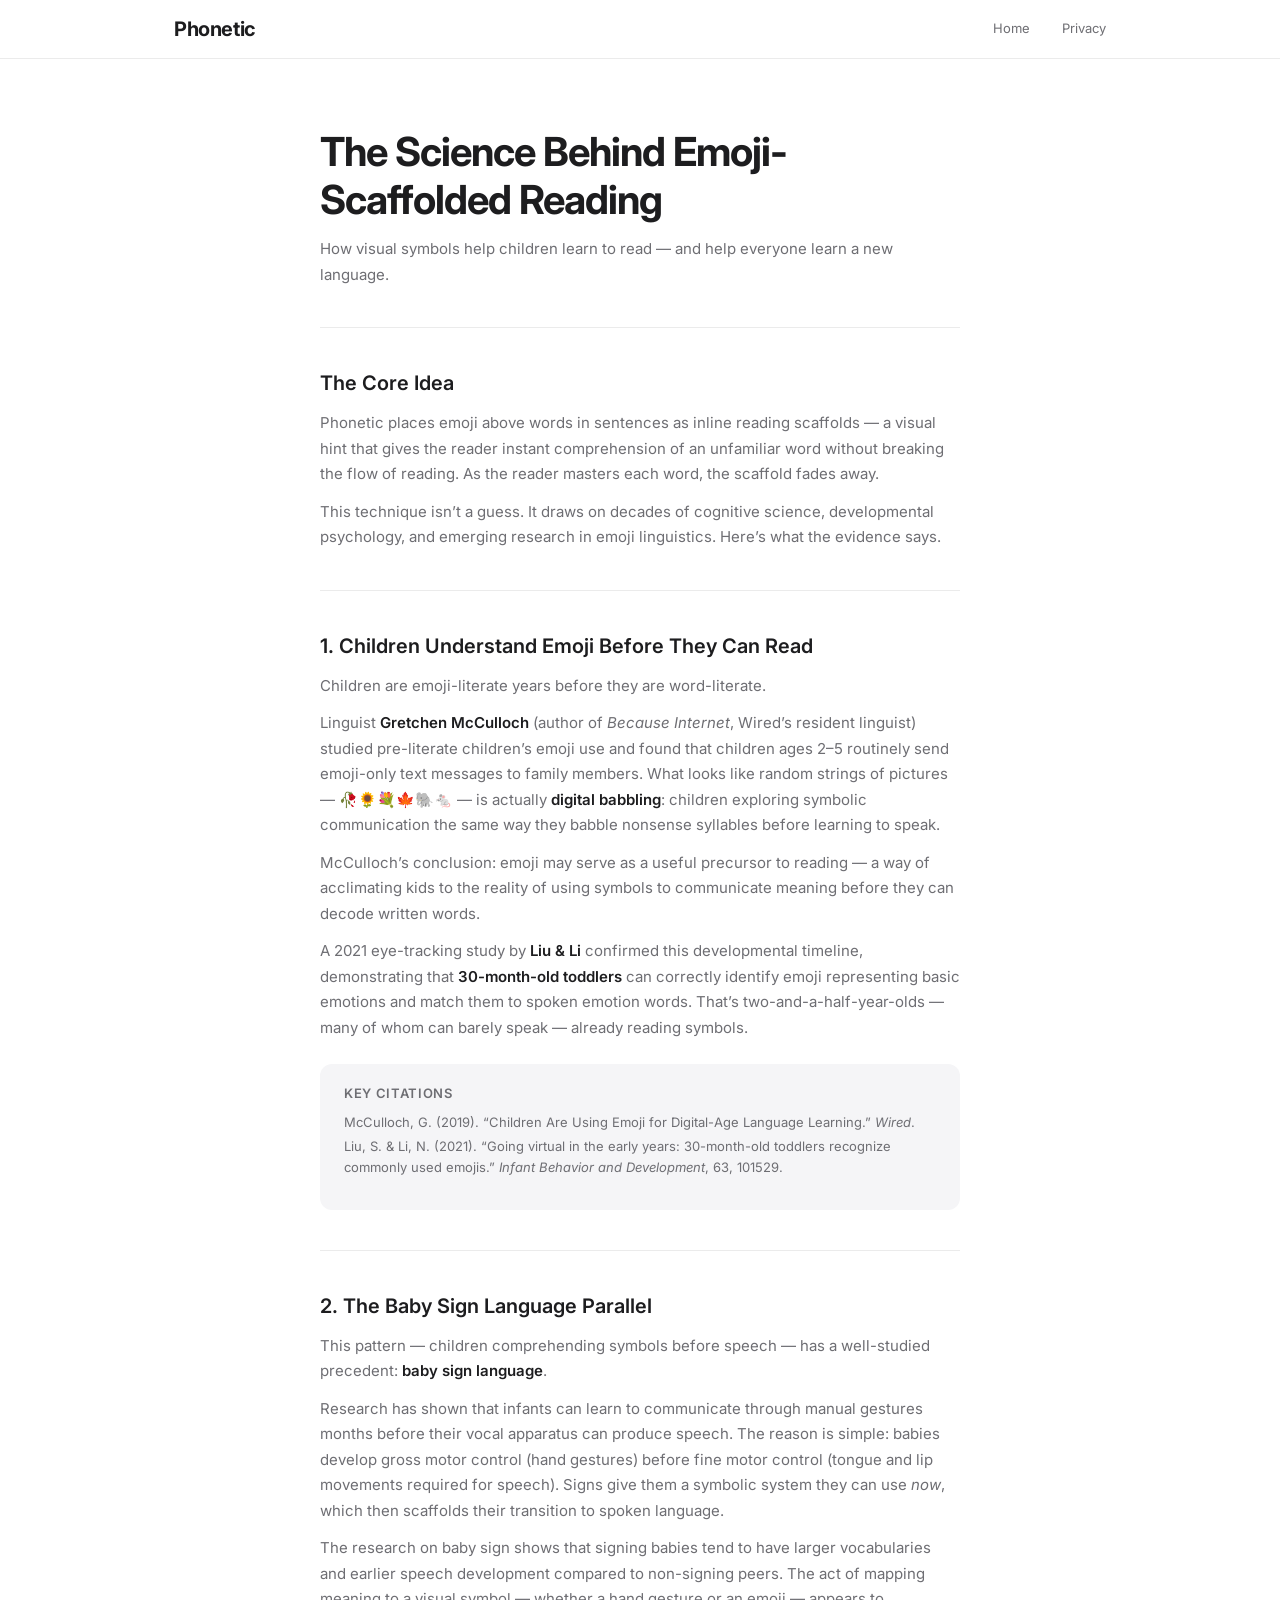
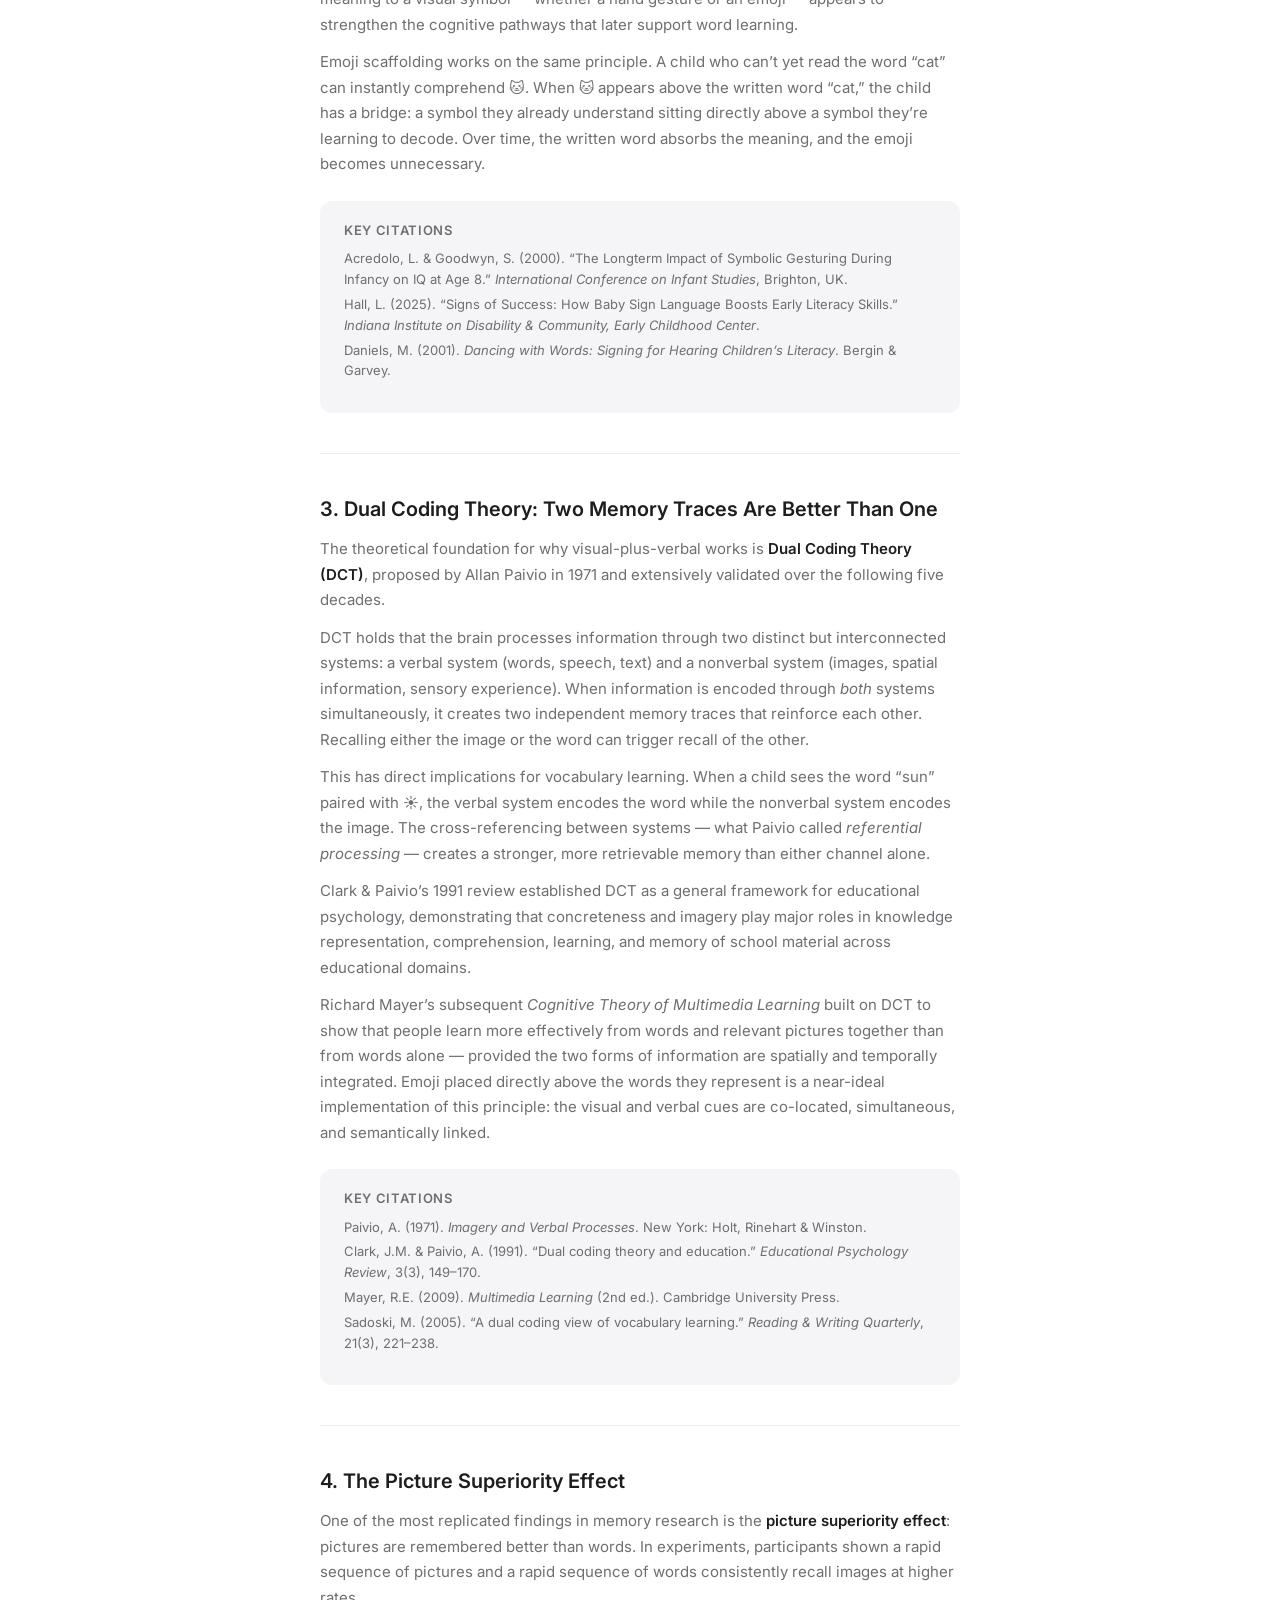
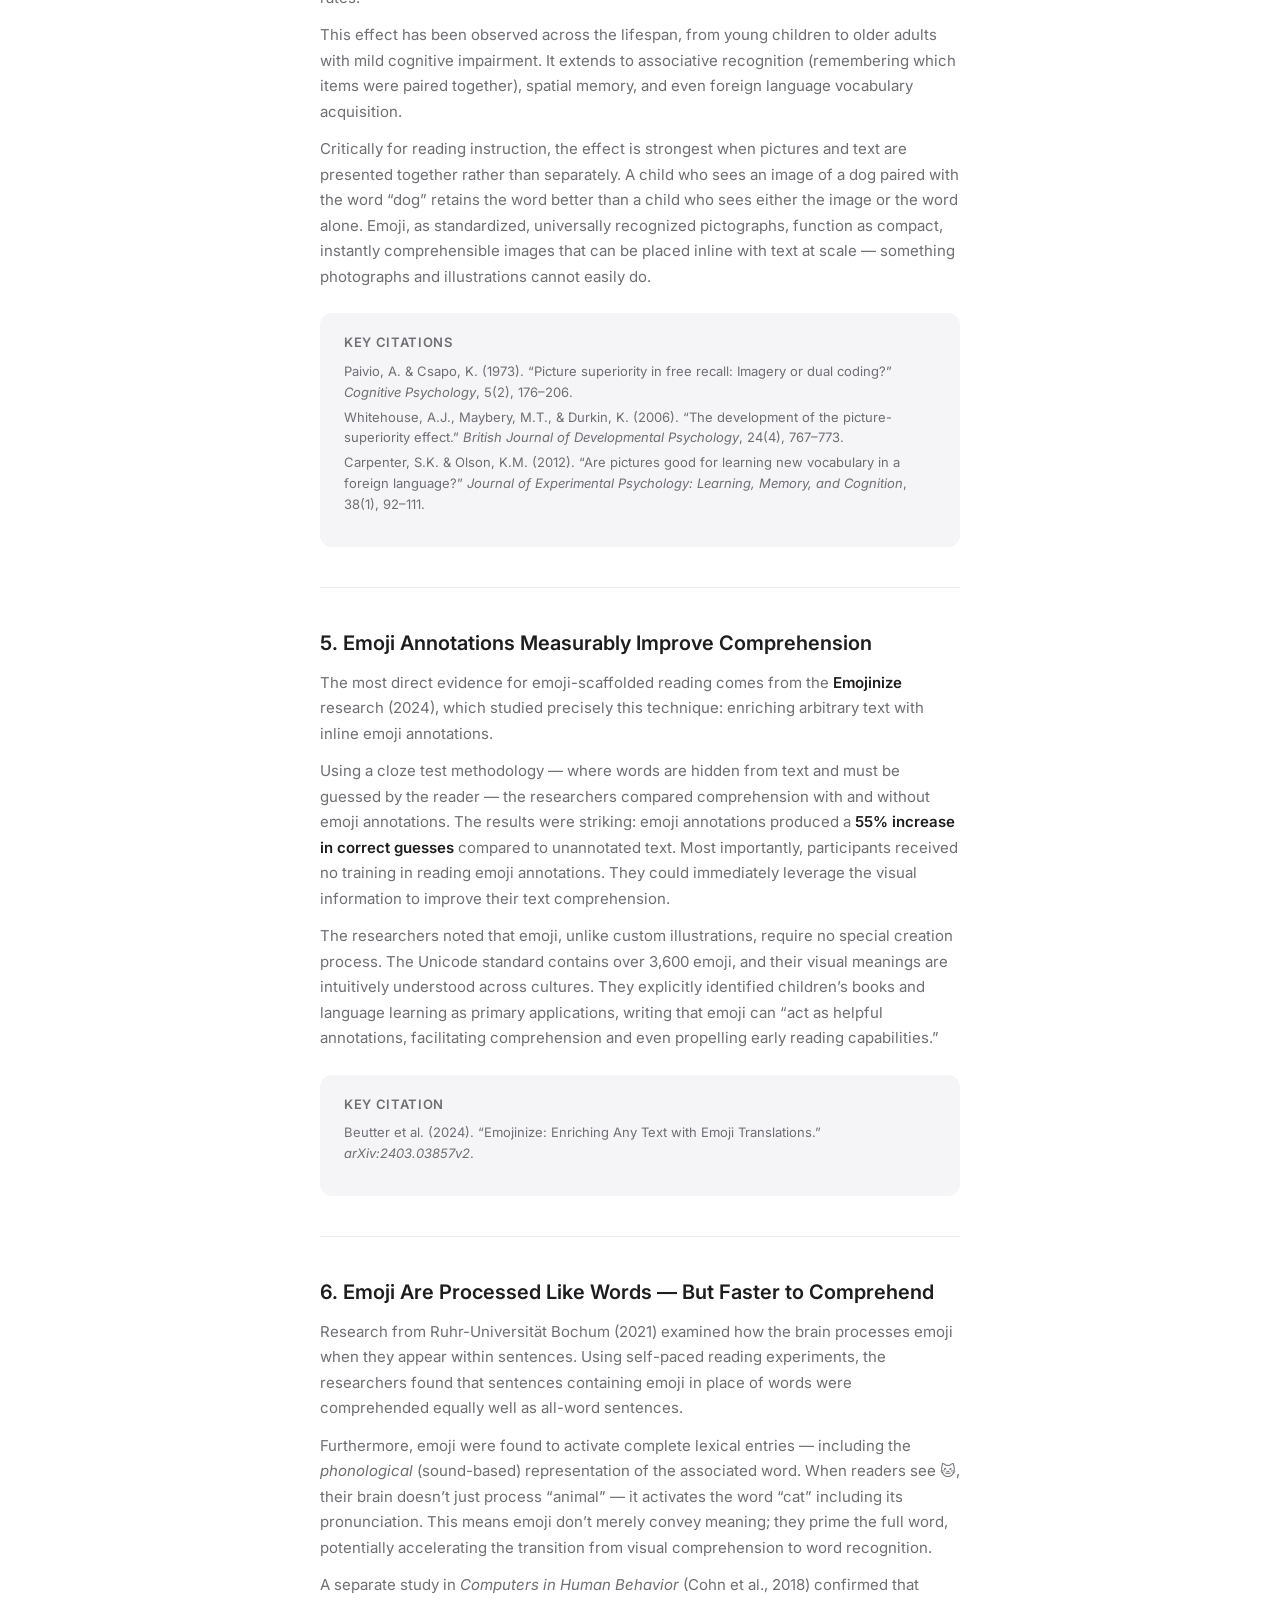
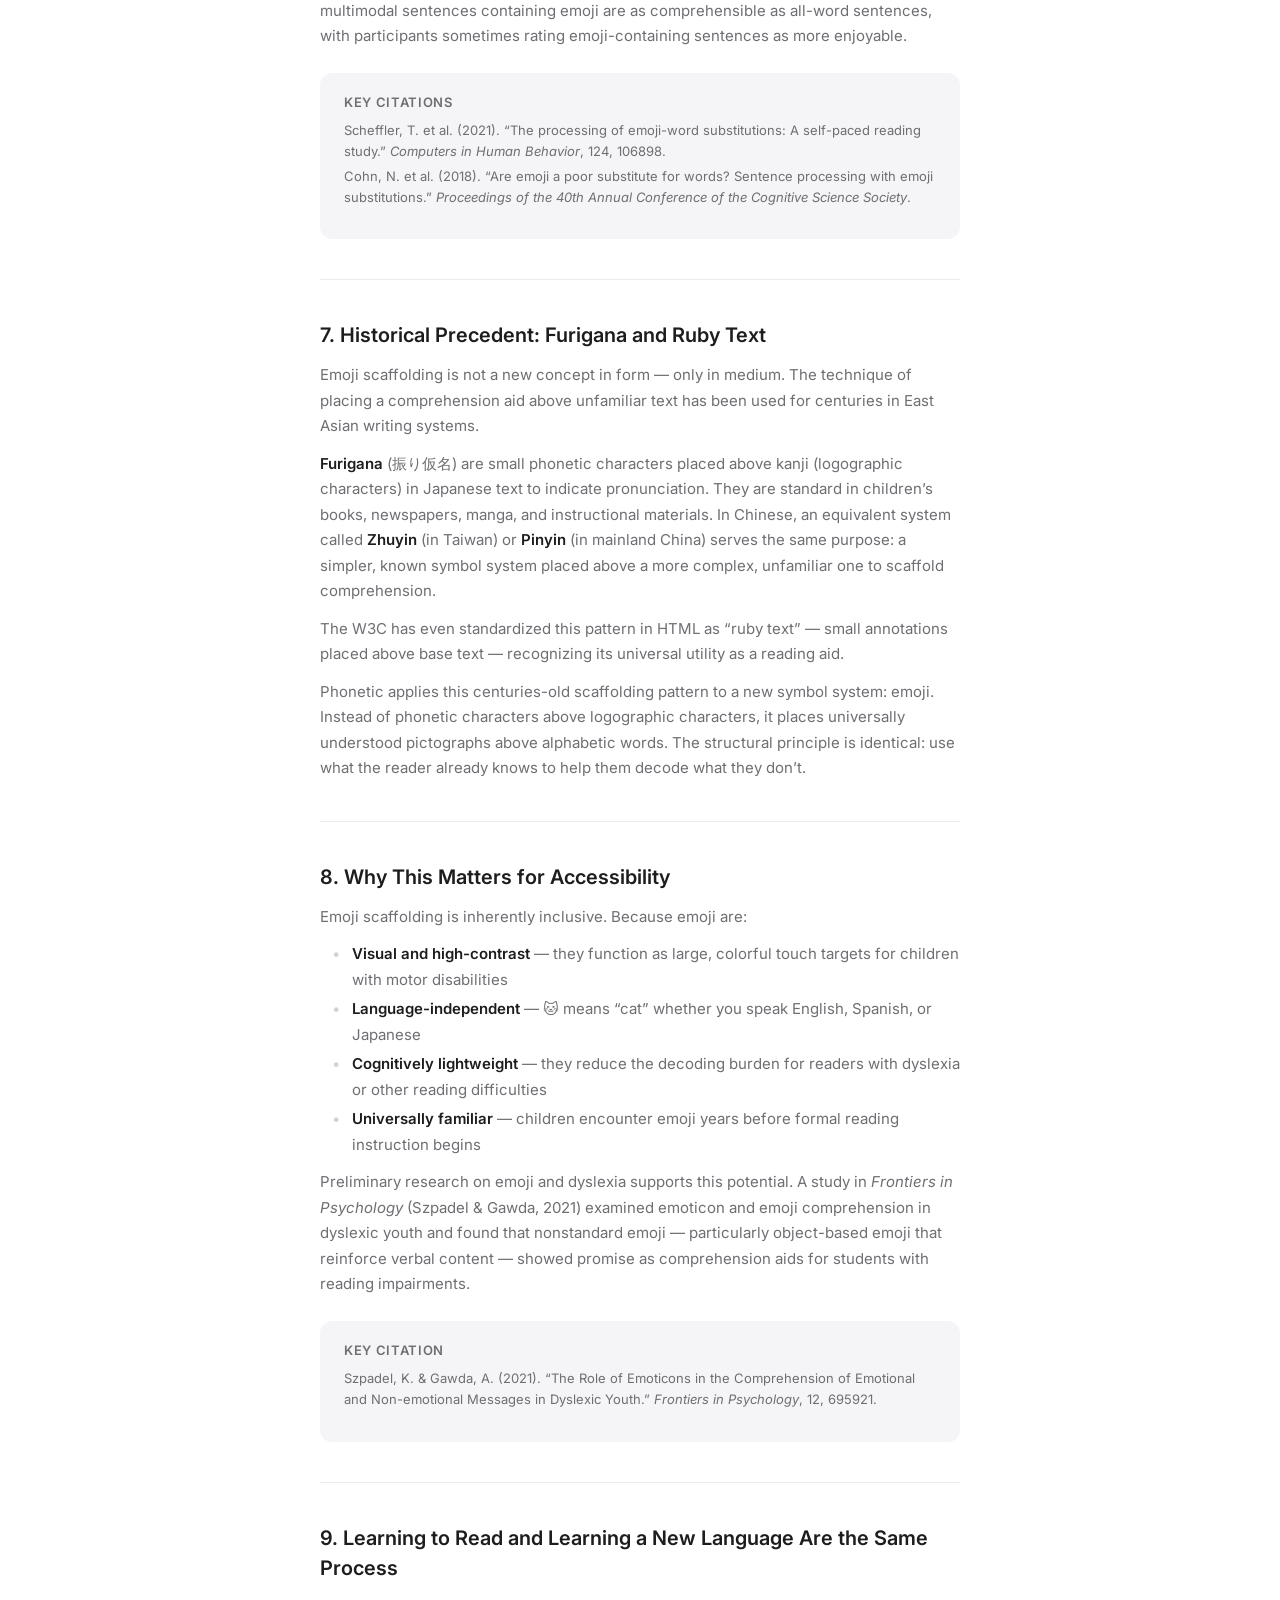
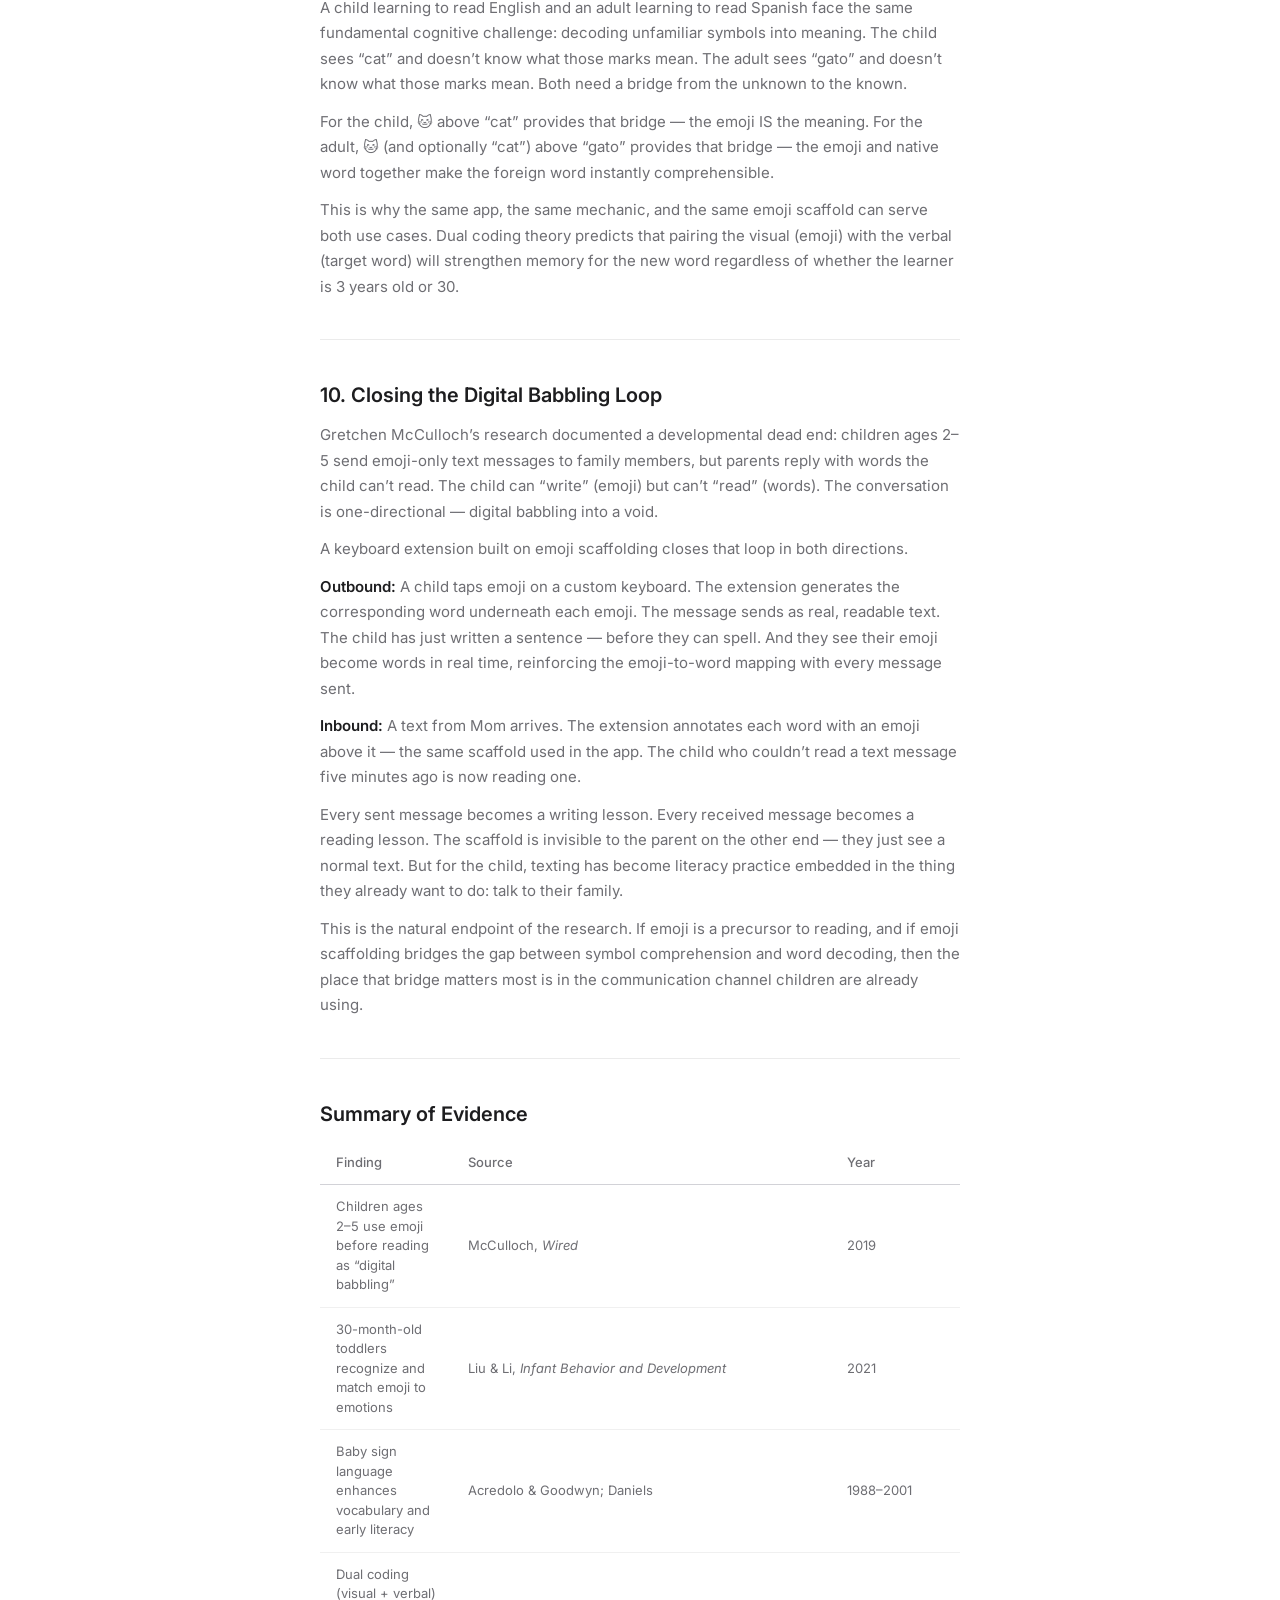
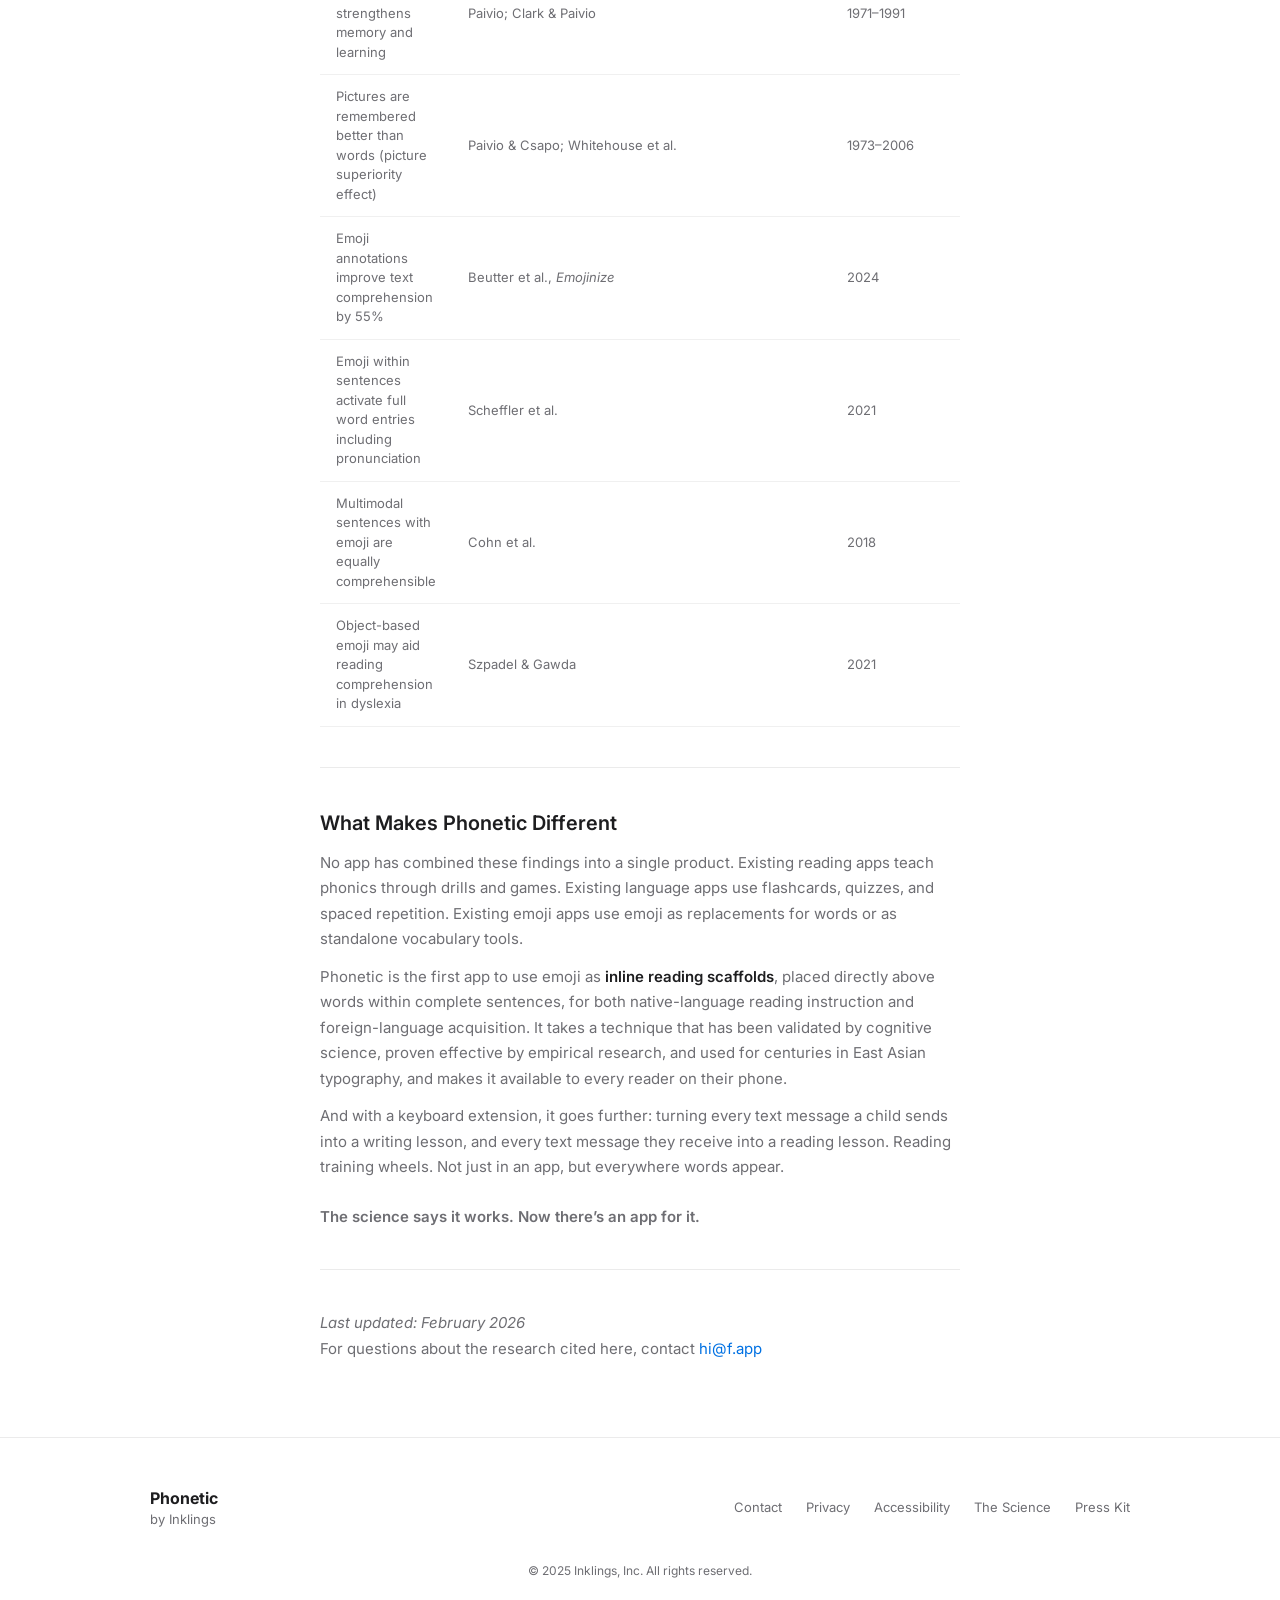
<file: science/index.html>
<!DOCTYPE html>
<html lang="en">
<head>
  <meta charset="UTF-8">
  <meta name="viewport" content="width=device-width, initial-scale=1.0">
  <title>The Science Behind Emoji-Scaffolded Reading | Phonetic</title>
  <meta name="theme-color" content="#ffffff" media="(prefers-color-scheme: light)">
  <meta name="theme-color" content="#000000" media="(prefers-color-scheme: dark)">
  <meta name="description" content="How visual symbols help children learn to read — and help everyone learn a new language. The research behind Phonetic's emoji scaffolding.">
  <meta property="og:title" content="The Science Behind Emoji-Scaffolded Reading">
  <meta property="og:description" content="Decades of cognitive science, developmental psychology, and emoji linguistics research support inline emoji scaffolds for reading.">
  <meta property="og:type" content="article">
  <meta property="og:url" content="https://f.app/science/">
  <link rel="stylesheet" href="/style.css">
  <link rel="preconnect" href="https://fonts.googleapis.com">
  <link rel="preconnect" href="https://fonts.gstatic.com" crossorigin>
  <link href="https://fonts.googleapis.com/css2?family=Inter:wght@400;500;600;700&display=swap" rel="stylesheet">
</head>
<body>

  <!-- Nav -->
  <nav class="nav">
    <div class="nav-inner">
      <a href="/" class="nav-logo">Phonetic</a>
      <div class="nav-links">
        <a href="/">Home</a>
        <a href="/privacy/">Privacy</a>
      </div>
    </div>
  </nav>

  <!-- Article -->
  <article class="section science-page">
    <div class="section-inner prose">

      <h1 class="science-title">The Science Behind Emoji-Scaffolded Reading</h1>
      <p class="science-lede">How visual symbols help children learn to read &mdash; and help everyone learn a new language.</p>

      <hr class="prose-rule">

      <!-- Core Idea -->
      <h2 id="core-idea">The Core Idea</h2>
      <p>
        Phonetic places emoji above words in sentences as inline reading scaffolds &mdash; a visual hint
        that gives the reader instant comprehension of an unfamiliar word without breaking the flow of
        reading. As the reader masters each word, the scaffold fades away.
      </p>
      <p>
        This technique isn&rsquo;t a guess. It draws on decades of cognitive science, developmental psychology,
        and emerging research in emoji linguistics. Here&rsquo;s what the evidence says.
      </p>

      <hr class="prose-rule">

      <!-- 1 -->
      <h2 id="children-understand-emoji">1. Children Understand Emoji Before They Can Read</h2>
      <p>Children are emoji-literate years before they are word-literate.</p>
      <p>
        Linguist <strong>Gretchen McCulloch</strong> (author of <em>Because Internet</em>, Wired&rsquo;s
        resident linguist) studied pre-literate children&rsquo;s emoji use and found that children ages
        2&ndash;5 routinely send emoji-only text messages to family members. What looks like random strings
        of pictures &mdash; 🥀🌻💐🍁🐘🐁 &mdash; is actually <strong>digital babbling</strong>:
        children exploring symbolic communication the same way they babble nonsense syllables before
        learning to speak.
      </p>
      <p>
        McCulloch&rsquo;s conclusion: emoji may serve as a useful precursor to reading &mdash; a way of
        acclimating kids to the reality of using symbols to communicate meaning before they can decode
        written words.
      </p>
      <p>
        A 2021 eye-tracking study by <strong>Liu &amp; Li</strong> confirmed this developmental timeline,
        demonstrating that <strong>30-month-old toddlers</strong> can correctly identify emoji representing
        basic emotions and match them to spoken emotion words. That&rsquo;s two-and-a-half-year-olds &mdash;
        many of whom can barely speak &mdash; already reading symbols.
      </p>
      <div class="citations">
        <h3>Key citations</h3>
        <ul>
          <li>McCulloch, G. (2019). &ldquo;Children Are Using Emoji for Digital-Age Language Learning.&rdquo; <em>Wired</em>.</li>
          <li>Liu, S. &amp; Li, N. (2021). &ldquo;Going virtual in the early years: 30-month-old toddlers recognize commonly used emojis.&rdquo; <em>Infant Behavior and Development</em>, 63, 101529.</li>
        </ul>
      </div>

      <hr class="prose-rule">

      <!-- 2 -->
      <h2 id="baby-sign-language">2. The Baby Sign Language Parallel</h2>
      <p>
        This pattern &mdash; children comprehending symbols before speech &mdash; has a well-studied
        precedent: <strong>baby sign language</strong>.
      </p>
      <p>
        Research has shown that infants can learn to communicate through manual gestures months before
        their vocal apparatus can produce speech. The reason is simple: babies develop gross motor control
        (hand gestures) before fine motor control (tongue and lip movements required for speech). Signs
        give them a symbolic system they can use <em>now</em>, which then scaffolds their transition to
        spoken language.
      </p>
      <p>
        The research on baby sign shows that signing babies tend to have larger vocabularies and earlier
        speech development compared to non-signing peers. The act of mapping meaning to a visual symbol
        &mdash; whether a hand gesture or an emoji &mdash; appears to strengthen the cognitive pathways
        that later support word learning.
      </p>
      <p>
        Emoji scaffolding works on the same principle. A child who can&rsquo;t yet read the word
        &ldquo;cat&rdquo; can instantly comprehend 🐱. When 🐱 appears above the written word
        &ldquo;cat,&rdquo; the child has a bridge: a symbol they already understand sitting directly
        above a symbol they&rsquo;re learning to decode. Over time, the written word absorbs the meaning,
        and the emoji becomes unnecessary.
      </p>
      <div class="citations">
        <h3>Key citations</h3>
        <ul>
          <li>Acredolo, L. &amp; Goodwyn, S. (2000). &ldquo;The Longterm Impact of Symbolic Gesturing During Infancy on IQ at Age 8.&rdquo; <em>International Conference on Infant Studies</em>, Brighton, UK.</li>
          <li>Hall, L. (2025). &ldquo;Signs of Success: How Baby Sign Language Boosts Early Literacy Skills.&rdquo; <em>Indiana Institute on Disability &amp; Community, Early Childhood Center</em>.</li>
          <li>Daniels, M. (2001). <em>Dancing with Words: Signing for Hearing Children&rsquo;s Literacy</em>. Bergin &amp; Garvey.</li>
        </ul>
      </div>

      <hr class="prose-rule">

      <!-- 3 -->
      <h2 id="dual-coding-theory">3. Dual Coding Theory: Two Memory Traces Are Better Than One</h2>
      <p>
        The theoretical foundation for why visual-plus-verbal works is <strong>Dual Coding Theory (DCT)</strong>,
        proposed by Allan Paivio in 1971 and extensively validated over the following five decades.
      </p>
      <p>
        DCT holds that the brain processes information through two distinct but interconnected systems: a
        verbal system (words, speech, text) and a nonverbal system (images, spatial information, sensory
        experience). When information is encoded through <em>both</em> systems simultaneously, it creates
        two independent memory traces that reinforce each other. Recalling either the image or the word
        can trigger recall of the other.
      </p>
      <p>
        This has direct implications for vocabulary learning. When a child sees the word &ldquo;sun&rdquo;
        paired with ☀️, the verbal system encodes the word while the nonverbal system encodes the image.
        The cross-referencing between systems &mdash; what Paivio called <em>referential processing</em>
        &mdash; creates a stronger, more retrievable memory than either channel alone.
      </p>
      <p>
        Clark &amp; Paivio&rsquo;s 1991 review established DCT as a general framework for educational
        psychology, demonstrating that concreteness and imagery play major roles in knowledge
        representation, comprehension, learning, and memory of school material across educational domains.
      </p>
      <p>
        Richard Mayer&rsquo;s subsequent <em>Cognitive Theory of Multimedia Learning</em> built on DCT
        to show that people learn more effectively from words and relevant pictures together than from
        words alone &mdash; provided the two forms of information are spatially and temporally integrated.
        Emoji placed directly above the words they represent is a near-ideal implementation of this
        principle: the visual and verbal cues are co-located, simultaneous, and semantically linked.
      </p>
      <div class="citations">
        <h3>Key citations</h3>
        <ul>
          <li>Paivio, A. (1971). <em>Imagery and Verbal Processes</em>. New York: Holt, Rinehart &amp; Winston.</li>
          <li>Clark, J.M. &amp; Paivio, A. (1991). &ldquo;Dual coding theory and education.&rdquo; <em>Educational Psychology Review</em>, 3(3), 149&ndash;170.</li>
          <li>Mayer, R.E. (2009). <em>Multimedia Learning</em> (2nd ed.). Cambridge University Press.</li>
          <li>Sadoski, M. (2005). &ldquo;A dual coding view of vocabulary learning.&rdquo; <em>Reading &amp; Writing Quarterly</em>, 21(3), 221&ndash;238.</li>
        </ul>
      </div>

      <hr class="prose-rule">

      <!-- 4 -->
      <h2 id="picture-superiority">4. The Picture Superiority Effect</h2>
      <p>
        One of the most replicated findings in memory research is the <strong>picture superiority
        effect</strong>: pictures are remembered better than words. In experiments, participants shown a
        rapid sequence of pictures and a rapid sequence of words consistently recall images at higher rates.
      </p>
      <p>
        This effect has been observed across the lifespan, from young children to older adults with mild
        cognitive impairment. It extends to associative recognition (remembering which items were paired
        together), spatial memory, and even foreign language vocabulary acquisition.
      </p>
      <p>
        Critically for reading instruction, the effect is strongest when pictures and text are presented
        together rather than separately. A child who sees an image of a dog paired with the word
        &ldquo;dog&rdquo; retains the word better than a child who sees either the image or the word alone.
        Emoji, as standardized, universally recognized pictographs, function as compact, instantly
        comprehensible images that can be placed inline with text at scale &mdash; something photographs
        and illustrations cannot easily do.
      </p>
      <div class="citations">
        <h3>Key citations</h3>
        <ul>
          <li>Paivio, A. &amp; Csapo, K. (1973). &ldquo;Picture superiority in free recall: Imagery or dual coding?&rdquo; <em>Cognitive Psychology</em>, 5(2), 176&ndash;206.</li>
          <li>Whitehouse, A.J., Maybery, M.T., &amp; Durkin, K. (2006). &ldquo;The development of the picture-superiority effect.&rdquo; <em>British Journal of Developmental Psychology</em>, 24(4), 767&ndash;773.</li>
          <li>Carpenter, S.K. &amp; Olson, K.M. (2012). &ldquo;Are pictures good for learning new vocabulary in a foreign language?&rdquo; <em>Journal of Experimental Psychology: Learning, Memory, and Cognition</em>, 38(1), 92&ndash;111.</li>
        </ul>
      </div>

      <hr class="prose-rule">

      <!-- 5 -->
      <h2 id="emojinize">5. Emoji Annotations Measurably Improve Comprehension</h2>
      <p>
        The most direct evidence for emoji-scaffolded reading comes from the <strong>Emojinize</strong>
        research (2024), which studied precisely this technique: enriching arbitrary text with inline
        emoji annotations.
      </p>
      <p>
        Using a cloze test methodology &mdash; where words are hidden from text and must be guessed by the
        reader &mdash; the researchers compared comprehension with and without emoji annotations. The results
        were striking: emoji annotations produced a <strong>55% increase in correct guesses</strong> compared
        to unannotated text. Most importantly, participants received no training in reading emoji annotations.
        They could immediately leverage the visual information to improve their text comprehension.
      </p>
      <p>
        The researchers noted that emoji, unlike custom illustrations, require no special creation process.
        The Unicode standard contains over 3,600 emoji, and their visual meanings are intuitively understood
        across cultures. They explicitly identified children&rsquo;s books and language learning as primary
        applications, writing that emoji can &ldquo;act as helpful annotations, facilitating comprehension
        and even propelling early reading capabilities.&rdquo;
      </p>
      <div class="citations">
        <h3>Key citation</h3>
        <ul>
          <li>Beutter et al. (2024). &ldquo;Emojinize: Enriching Any Text with Emoji Translations.&rdquo; <em>arXiv:2403.03857v2</em>.</li>
        </ul>
      </div>

      <hr class="prose-rule">

      <!-- 6 -->
      <h2 id="emoji-processed-like-words">6. Emoji Are Processed Like Words &mdash; But Faster to Comprehend</h2>
      <p>
        Research from Ruhr-Universit&auml;t Bochum (2021) examined how the brain processes emoji when they
        appear within sentences. Using self-paced reading experiments, the researchers found that sentences
        containing emoji in place of words were comprehended equally well as all-word sentences.
      </p>
      <p>
        Furthermore, emoji were found to activate complete lexical entries &mdash; including the
        <em>phonological</em> (sound-based) representation of the associated word. When readers see 🐱,
        their brain doesn&rsquo;t just process &ldquo;animal&rdquo; &mdash; it activates the word
        &ldquo;cat&rdquo; including its pronunciation. This means emoji don&rsquo;t merely convey meaning;
        they prime the full word, potentially accelerating the transition from visual comprehension to
        word recognition.
      </p>
      <p>
        A separate study in <em>Computers in Human Behavior</em> (Cohn et al., 2018) confirmed that
        multimodal sentences containing emoji are as comprehensible as all-word sentences, with participants
        sometimes rating emoji-containing sentences as more enjoyable.
      </p>
      <div class="citations">
        <h3>Key citations</h3>
        <ul>
          <li>Scheffler, T. et al. (2021). &ldquo;The processing of emoji-word substitutions: A self-paced reading study.&rdquo; <em>Computers in Human Behavior</em>, 124, 106898.</li>
          <li>Cohn, N. et al. (2018). &ldquo;Are emoji a poor substitute for words? Sentence processing with emoji substitutions.&rdquo; <em>Proceedings of the 40th Annual Conference of the Cognitive Science Society</em>.</li>
        </ul>
      </div>

      <hr class="prose-rule">

      <!-- 7 -->
      <h2 id="furigana">7. Historical Precedent: Furigana and Ruby Text</h2>
      <p>
        Emoji scaffolding is not a new concept in form &mdash; only in medium. The technique of placing a
        comprehension aid above unfamiliar text has been used for centuries in East Asian writing systems.
      </p>
      <p>
        <strong>Furigana</strong> (振り仮名) are small phonetic characters placed above kanji (logographic
        characters) in Japanese text to indicate pronunciation. They are standard in children&rsquo;s books,
        newspapers, manga, and instructional materials. In Chinese, an equivalent system called
        <strong>Zhuyin</strong> (in Taiwan) or <strong>Pinyin</strong> (in mainland China) serves the same
        purpose: a simpler, known symbol system placed above a more complex, unfamiliar one to scaffold
        comprehension.
      </p>
      <p>
        The W3C has even standardized this pattern in HTML as &ldquo;ruby text&rdquo; &mdash; small
        annotations placed above base text &mdash; recognizing its universal utility as a reading aid.
      </p>
      <p>
        Phonetic applies this centuries-old scaffolding pattern to a new symbol system: emoji. Instead of
        phonetic characters above logographic characters, it places universally understood pictographs above
        alphabetic words. The structural principle is identical: use what the reader already knows to help
        them decode what they don&rsquo;t.
      </p>

      <hr class="prose-rule">

      <!-- 8 -->
      <h2 id="accessibility">8. Why This Matters for Accessibility</h2>
      <p>Emoji scaffolding is inherently inclusive. Because emoji are:</p>
      <ul>
        <li><strong>Visual and high-contrast</strong> &mdash; they function as large, colorful touch targets for children with motor disabilities</li>
        <li><strong>Language-independent</strong> &mdash; 🐱 means &ldquo;cat&rdquo; whether you speak English, Spanish, or Japanese</li>
        <li><strong>Cognitively lightweight</strong> &mdash; they reduce the decoding burden for readers with dyslexia or other reading difficulties</li>
        <li><strong>Universally familiar</strong> &mdash; children encounter emoji years before formal reading instruction begins</li>
      </ul>
      <p>
        Preliminary research on emoji and dyslexia supports this potential. A study in
        <em>Frontiers in Psychology</em> (Szpadel &amp; Gawda, 2021) examined emoticon and emoji
        comprehension in dyslexic youth and found that nonstandard emoji &mdash; particularly object-based
        emoji that reinforce verbal content &mdash; showed promise as comprehension aids for students with
        reading impairments.
      </p>
      <div class="citations">
        <h3>Key citation</h3>
        <ul>
          <li>Szpadel, K. &amp; Gawda, A. (2021). &ldquo;The Role of Emoticons in the Comprehension of Emotional and Non-emotional Messages in Dyslexic Youth.&rdquo; <em>Frontiers in Psychology</em>, 12, 695921.</li>
        </ul>
      </div>

      <hr class="prose-rule">

      <!-- 9 -->
      <h2 id="same-process">9. Learning to Read and Learning a New Language Are the Same Process</h2>
      <p>
        A child learning to read English and an adult learning to read Spanish face the same fundamental
        cognitive challenge: decoding unfamiliar symbols into meaning. The child sees &ldquo;cat&rdquo; and
        doesn&rsquo;t know what those marks mean. The adult sees &ldquo;gato&rdquo; and doesn&rsquo;t know
        what those marks mean. Both need a bridge from the unknown to the known.
      </p>
      <p>
        For the child, 🐱 above &ldquo;cat&rdquo; provides that bridge &mdash; the emoji IS the meaning.
        For the adult, 🐱 (and optionally &ldquo;cat&rdquo;) above &ldquo;gato&rdquo; provides that bridge
        &mdash; the emoji and native word together make the foreign word instantly comprehensible.
      </p>
      <p>
        This is why the same app, the same mechanic, and the same emoji scaffold can serve both use cases.
        Dual coding theory predicts that pairing the visual (emoji) with the verbal (target word) will
        strengthen memory for the new word regardless of whether the learner is 3 years old or 30.
      </p>

      <hr class="prose-rule">

      <!-- 10 -->
      <h2 id="digital-babbling-loop">10. Closing the Digital Babbling Loop</h2>
      <p>
        Gretchen McCulloch&rsquo;s research documented a developmental dead end: children ages 2&ndash;5
        send emoji-only text messages to family members, but parents reply with words the child can&rsquo;t
        read. The child can &ldquo;write&rdquo; (emoji) but can&rsquo;t &ldquo;read&rdquo; (words). The
        conversation is one-directional &mdash; digital babbling into a void.
      </p>
      <p>
        A keyboard extension built on emoji scaffolding closes that loop in both directions.
      </p>
      <p>
        <strong>Outbound:</strong> A child taps emoji on a custom keyboard. The extension generates the
        corresponding word underneath each emoji. The message sends as real, readable text. The child has
        just written a sentence &mdash; before they can spell. And they see their emoji become words in
        real time, reinforcing the emoji-to-word mapping with every message sent.
      </p>
      <p>
        <strong>Inbound:</strong> A text from Mom arrives. The extension annotates each word with an emoji
        above it &mdash; the same scaffold used in the app. The child who couldn&rsquo;t read a text
        message five minutes ago is now reading one.
      </p>
      <p>
        Every sent message becomes a writing lesson. Every received message becomes a reading lesson. The
        scaffold is invisible to the parent on the other end &mdash; they just see a normal text. But for
        the child, texting has become literacy practice embedded in the thing they already want to do:
        talk to their family.
      </p>
      <p>
        This is the natural endpoint of the research. If emoji is a precursor to reading, and if emoji
        scaffolding bridges the gap between symbol comprehension and word decoding, then the place that
        bridge matters most is in the communication channel children are already using.
      </p>

      <hr class="prose-rule">

      <!-- Summary Table -->
      <h2 id="evidence-summary">Summary of Evidence</h2>
      <div class="compare-table-wrap">
        <table class="compare-table science-table">
          <thead>
            <tr>
              <th>Finding</th>
              <th>Source</th>
              <th>Year</th>
            </tr>
          </thead>
          <tbody>
            <tr>
              <td>Children ages 2&ndash;5 use emoji before reading as &ldquo;digital babbling&rdquo;</td>
              <td>McCulloch, <em>Wired</em></td>
              <td>2019</td>
            </tr>
            <tr>
              <td>30-month-old toddlers recognize and match emoji to emotions</td>
              <td>Liu &amp; Li, <em>Infant Behavior and Development</em></td>
              <td>2021</td>
            </tr>
            <tr>
              <td>Baby sign language enhances vocabulary and early literacy</td>
              <td>Acredolo &amp; Goodwyn; Daniels</td>
              <td>1988&ndash;2001</td>
            </tr>
            <tr>
              <td>Dual coding (visual + verbal) strengthens memory and learning</td>
              <td>Paivio; Clark &amp; Paivio</td>
              <td>1971&ndash;1991</td>
            </tr>
            <tr>
              <td>Pictures are remembered better than words (picture superiority effect)</td>
              <td>Paivio &amp; Csapo; Whitehouse et al.</td>
              <td>1973&ndash;2006</td>
            </tr>
            <tr>
              <td>Emoji annotations improve text comprehension by 55%</td>
              <td>Beutter et al., <em>Emojinize</em></td>
              <td>2024</td>
            </tr>
            <tr>
              <td>Emoji within sentences activate full word entries including pronunciation</td>
              <td>Scheffler et al.</td>
              <td>2021</td>
            </tr>
            <tr>
              <td>Multimodal sentences with emoji are equally comprehensible</td>
              <td>Cohn et al.</td>
              <td>2018</td>
            </tr>
            <tr>
              <td>Object-based emoji may aid reading comprehension in dyslexia</td>
              <td>Szpadel &amp; Gawda</td>
              <td>2021</td>
            </tr>
          </tbody>
        </table>
      </div>

      <hr class="prose-rule">

      <!-- Closing -->
      <h2 id="what-makes-it-different">What Makes Phonetic Different</h2>
      <p>
        No app has combined these findings into a single product. Existing reading apps teach phonics
        through drills and games. Existing language apps use flashcards, quizzes, and spaced repetition.
        Existing emoji apps use emoji as replacements for words or as standalone vocabulary tools.
      </p>
      <p>
        Phonetic is the first app to use emoji as <strong>inline reading scaffolds</strong>, placed
        directly above words within complete sentences, for both native-language reading instruction
        and foreign-language acquisition. It takes a technique that has been validated by cognitive science,
        proven effective by empirical research, and used for centuries in East Asian typography, and makes it
        available to every reader on their phone.
      </p>
      <p>
        And with a keyboard extension, it goes further: turning every text message a child sends into a
        writing lesson, and every text message they receive into a reading lesson. Reading training wheels.
        Not just in an app, but everywhere words appear.
      </p>
      <p class="science-closing">The science says it works. Now there&rsquo;s an app for it.</p>

      <hr class="prose-rule">

      <p class="science-updated">
        <em>Last updated: February 2026</em><br>
        For questions about the research cited here, contact
        <a href="mailto:hi@f.app" class="inline-link">hi@f.app</a>
      </p>

    </div>
  </article>

  <!-- Footer -->
  <footer class="footer">
    <div class="footer-inner">
      <div class="footer-brand">
        <span class="footer-logo">Phonetic</span>
        <p class="footer-tagline">by <a href="https://lings.ink" class="footer-link">Inklings</a></p>
      </div>
      <div class="footer-links">
        <a href="mailto:hi@f.app" class="footer-link">Contact</a>
        <a href="/privacy/" class="footer-link">Privacy</a>
        <a href="/accessibility/" class="footer-link">Accessibility</a>
        <a href="/science/" class="footer-link">The Science</a>
        <a href="#" class="footer-link">Press Kit</a>
      </div>
      <p class="footer-copy">&copy; 2025 Inklings, Inc. All rights reserved.</p>
    </div>
  </footer>

</body>
</html>
</file>
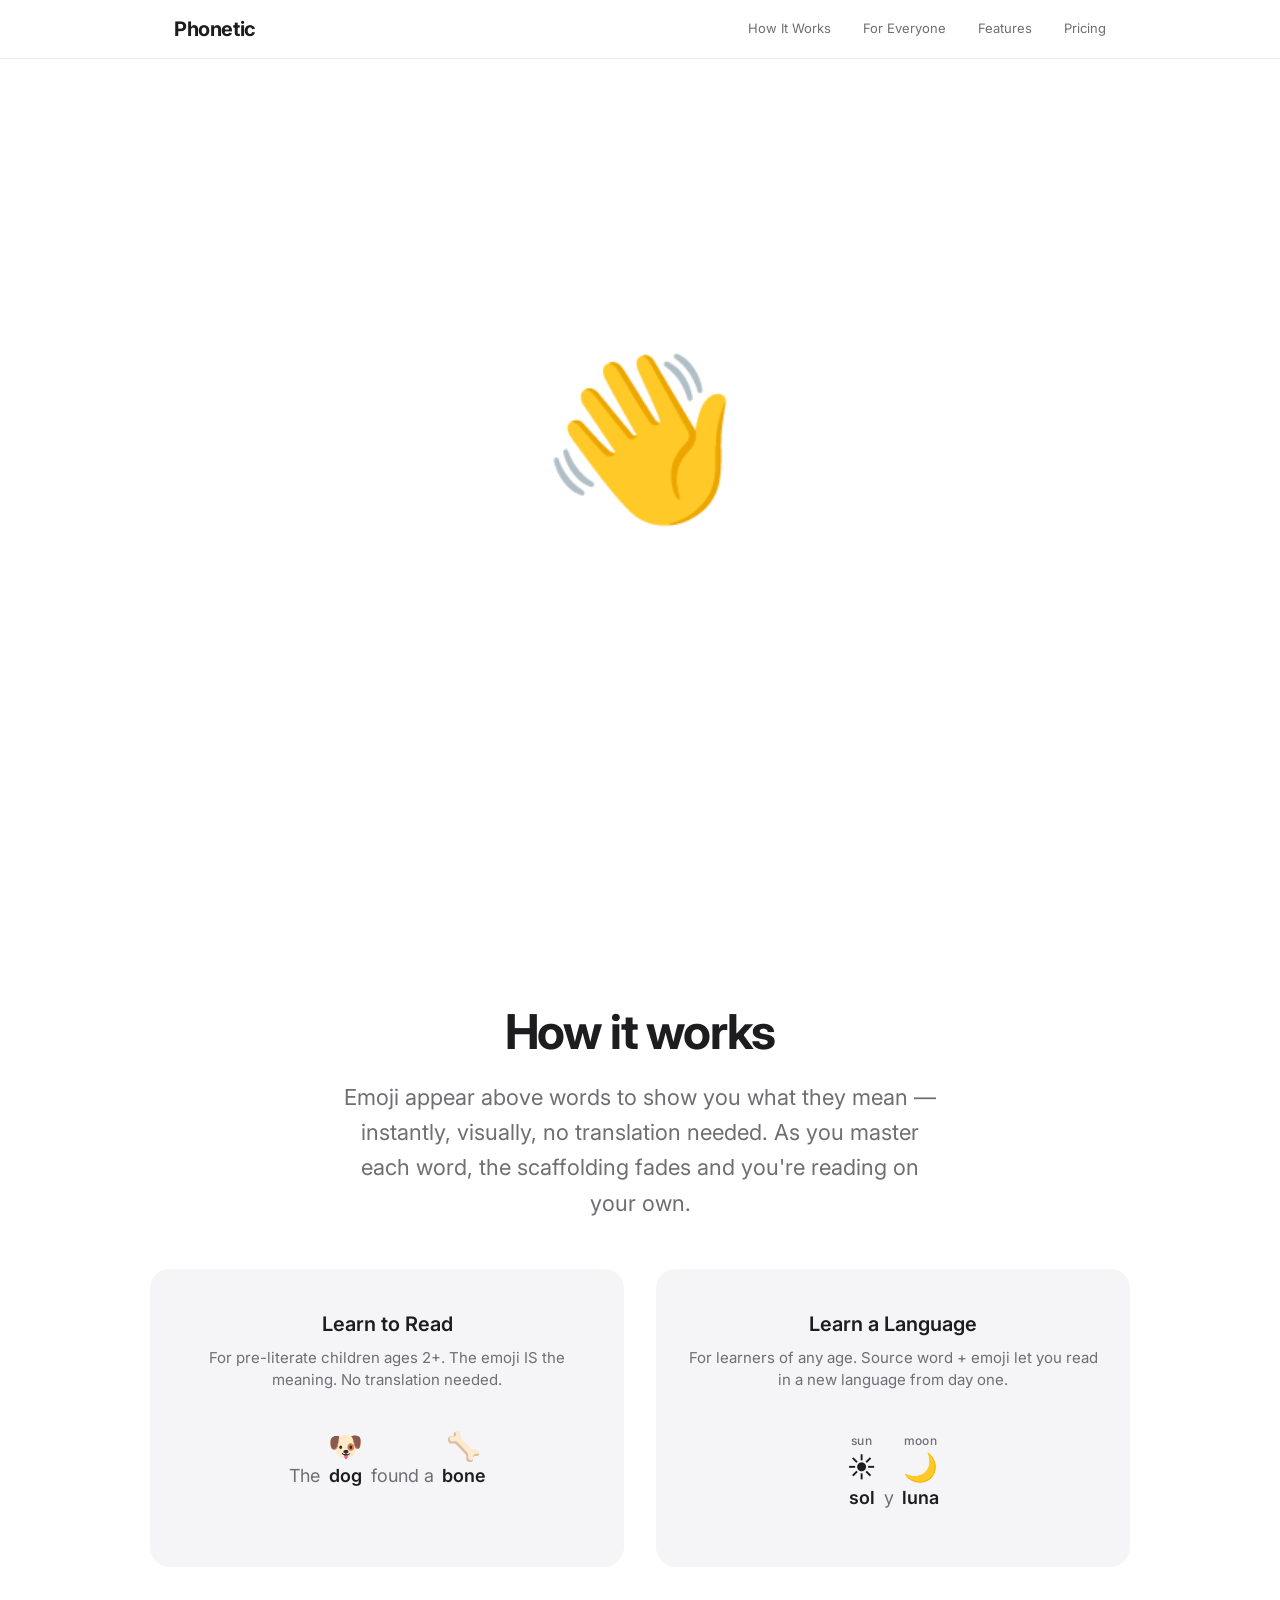
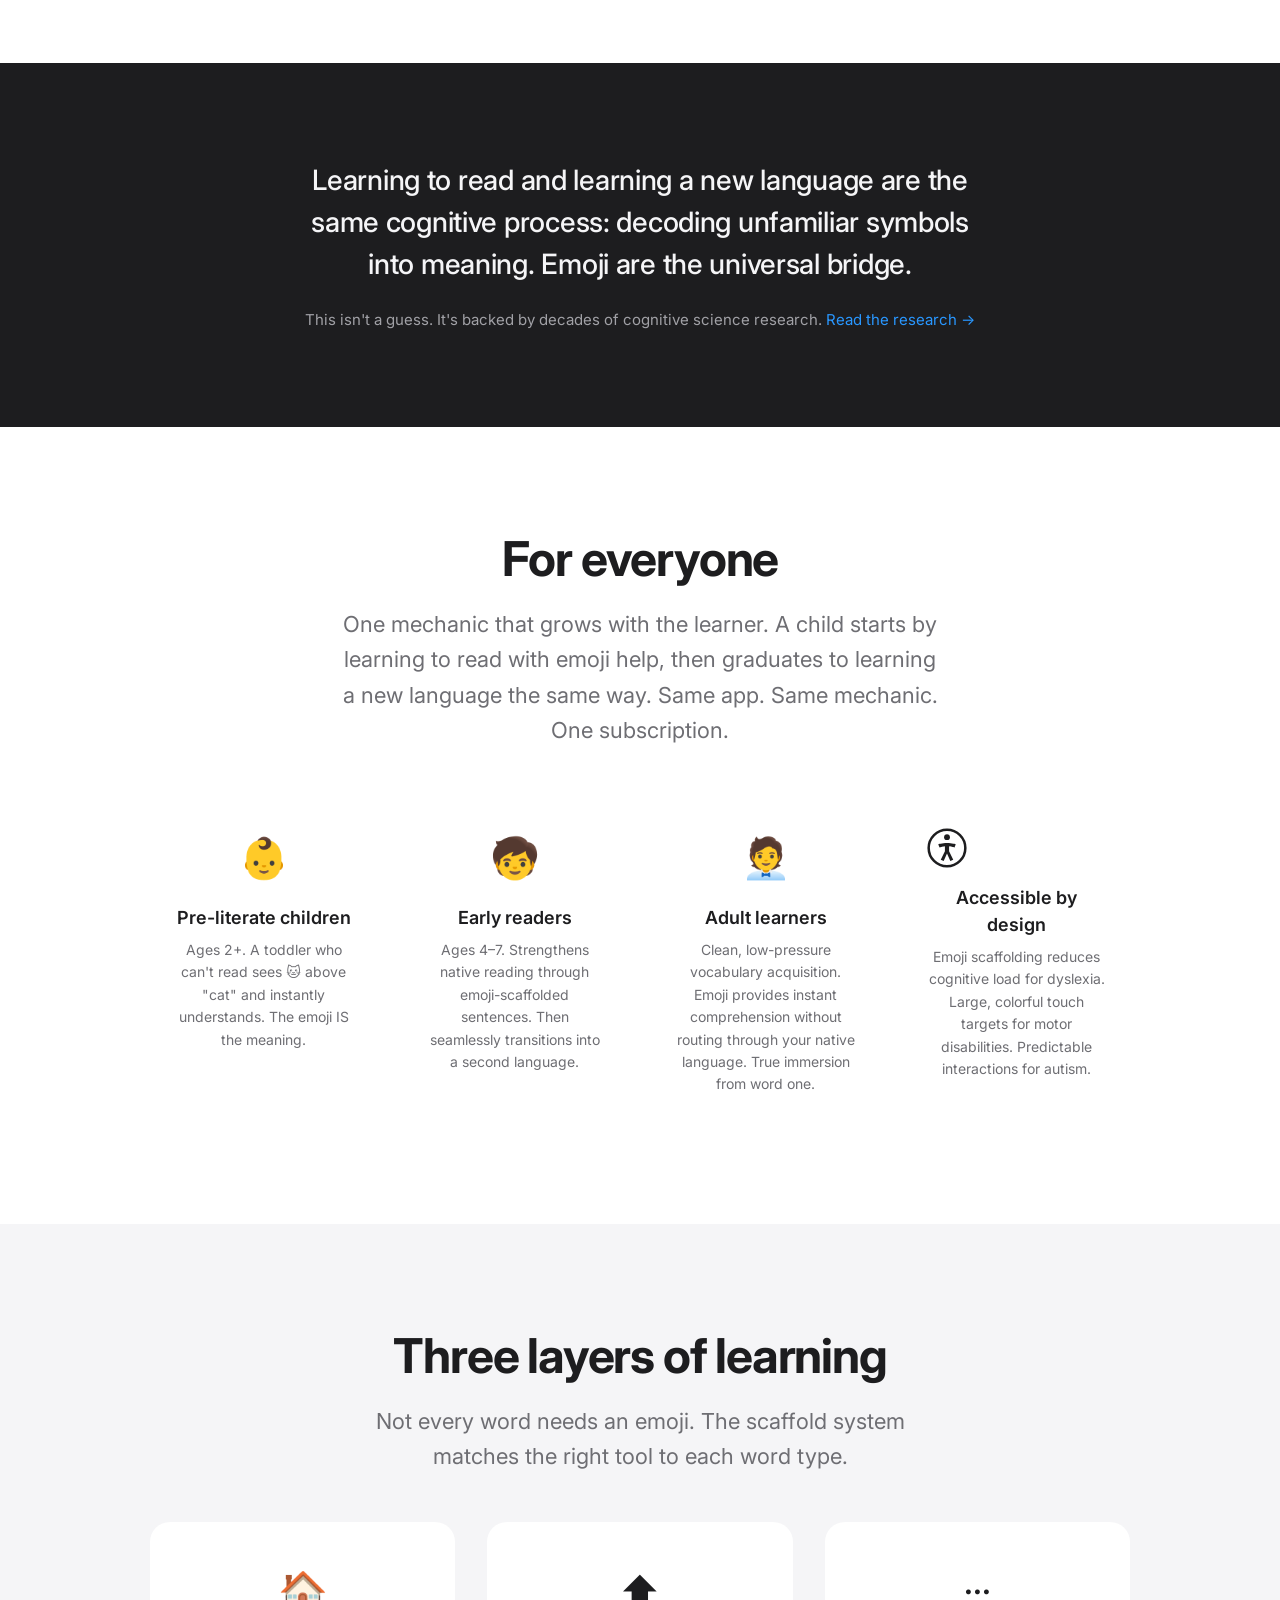
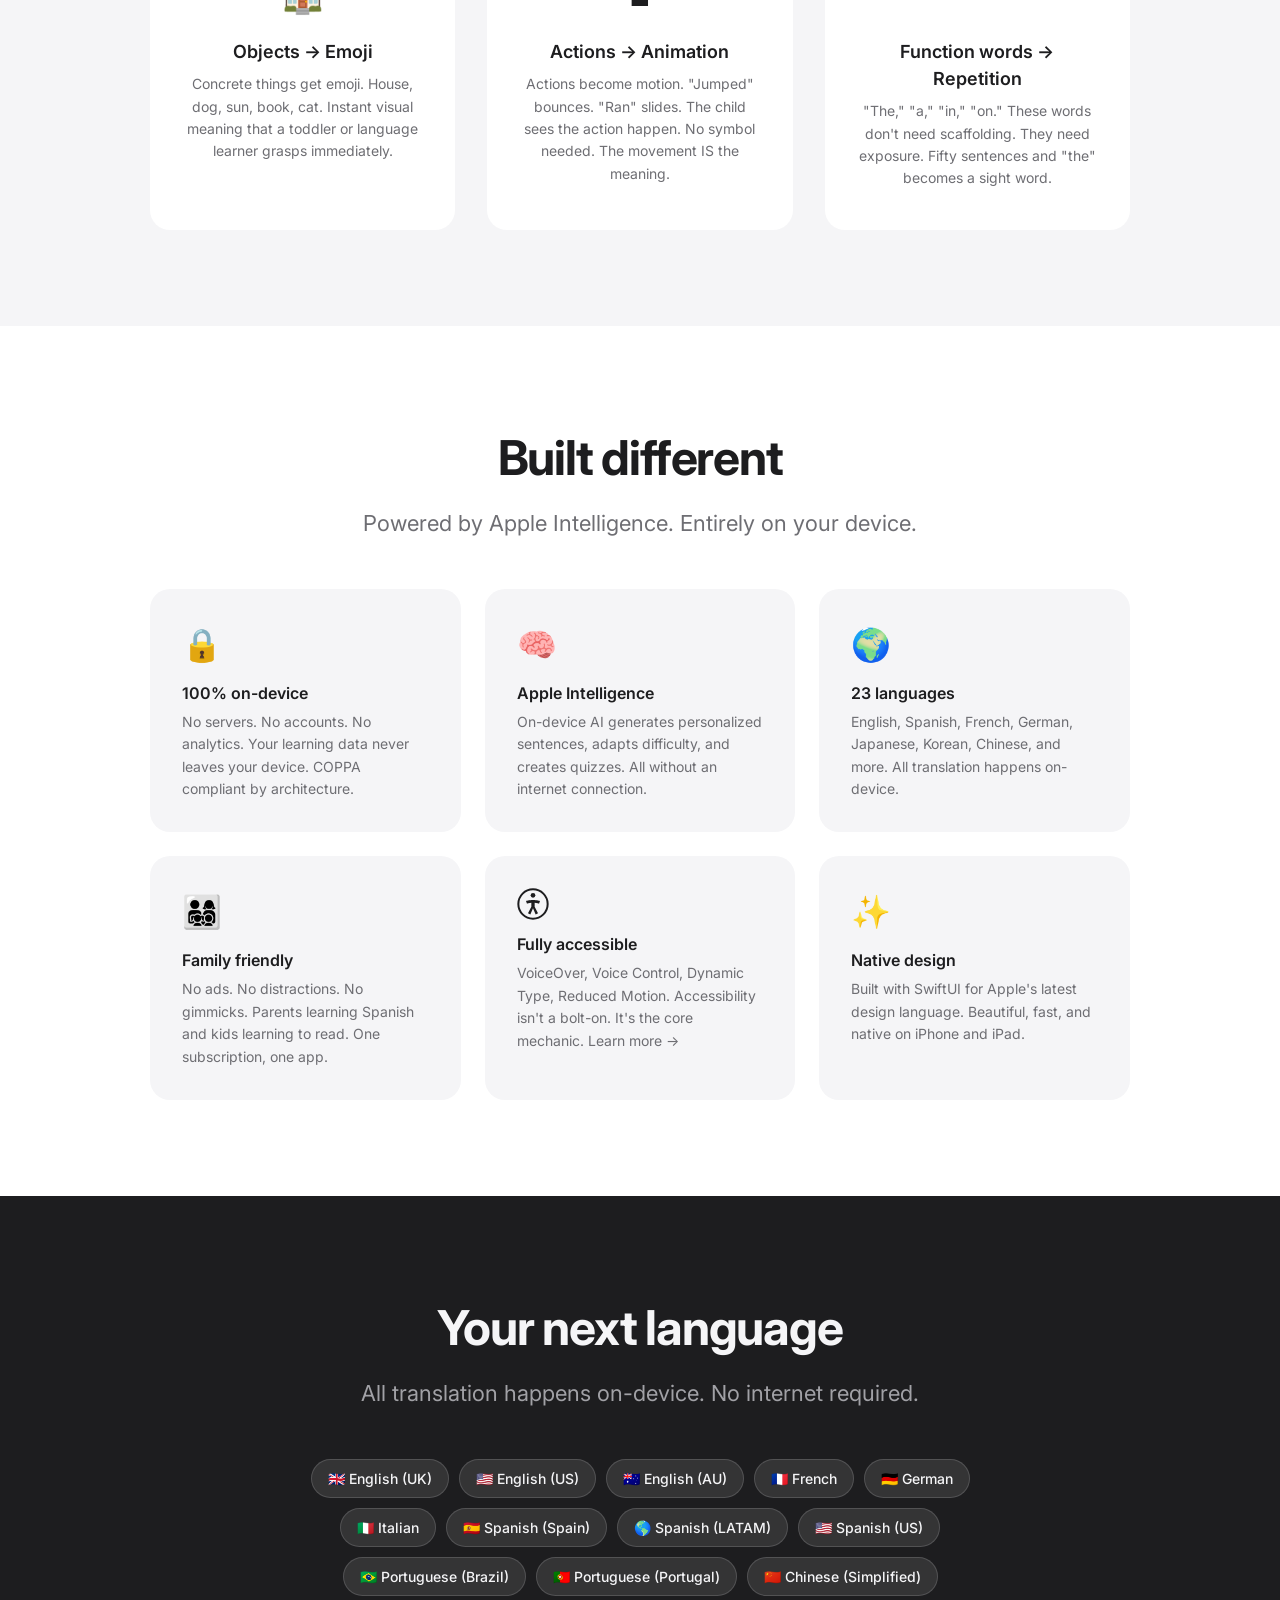
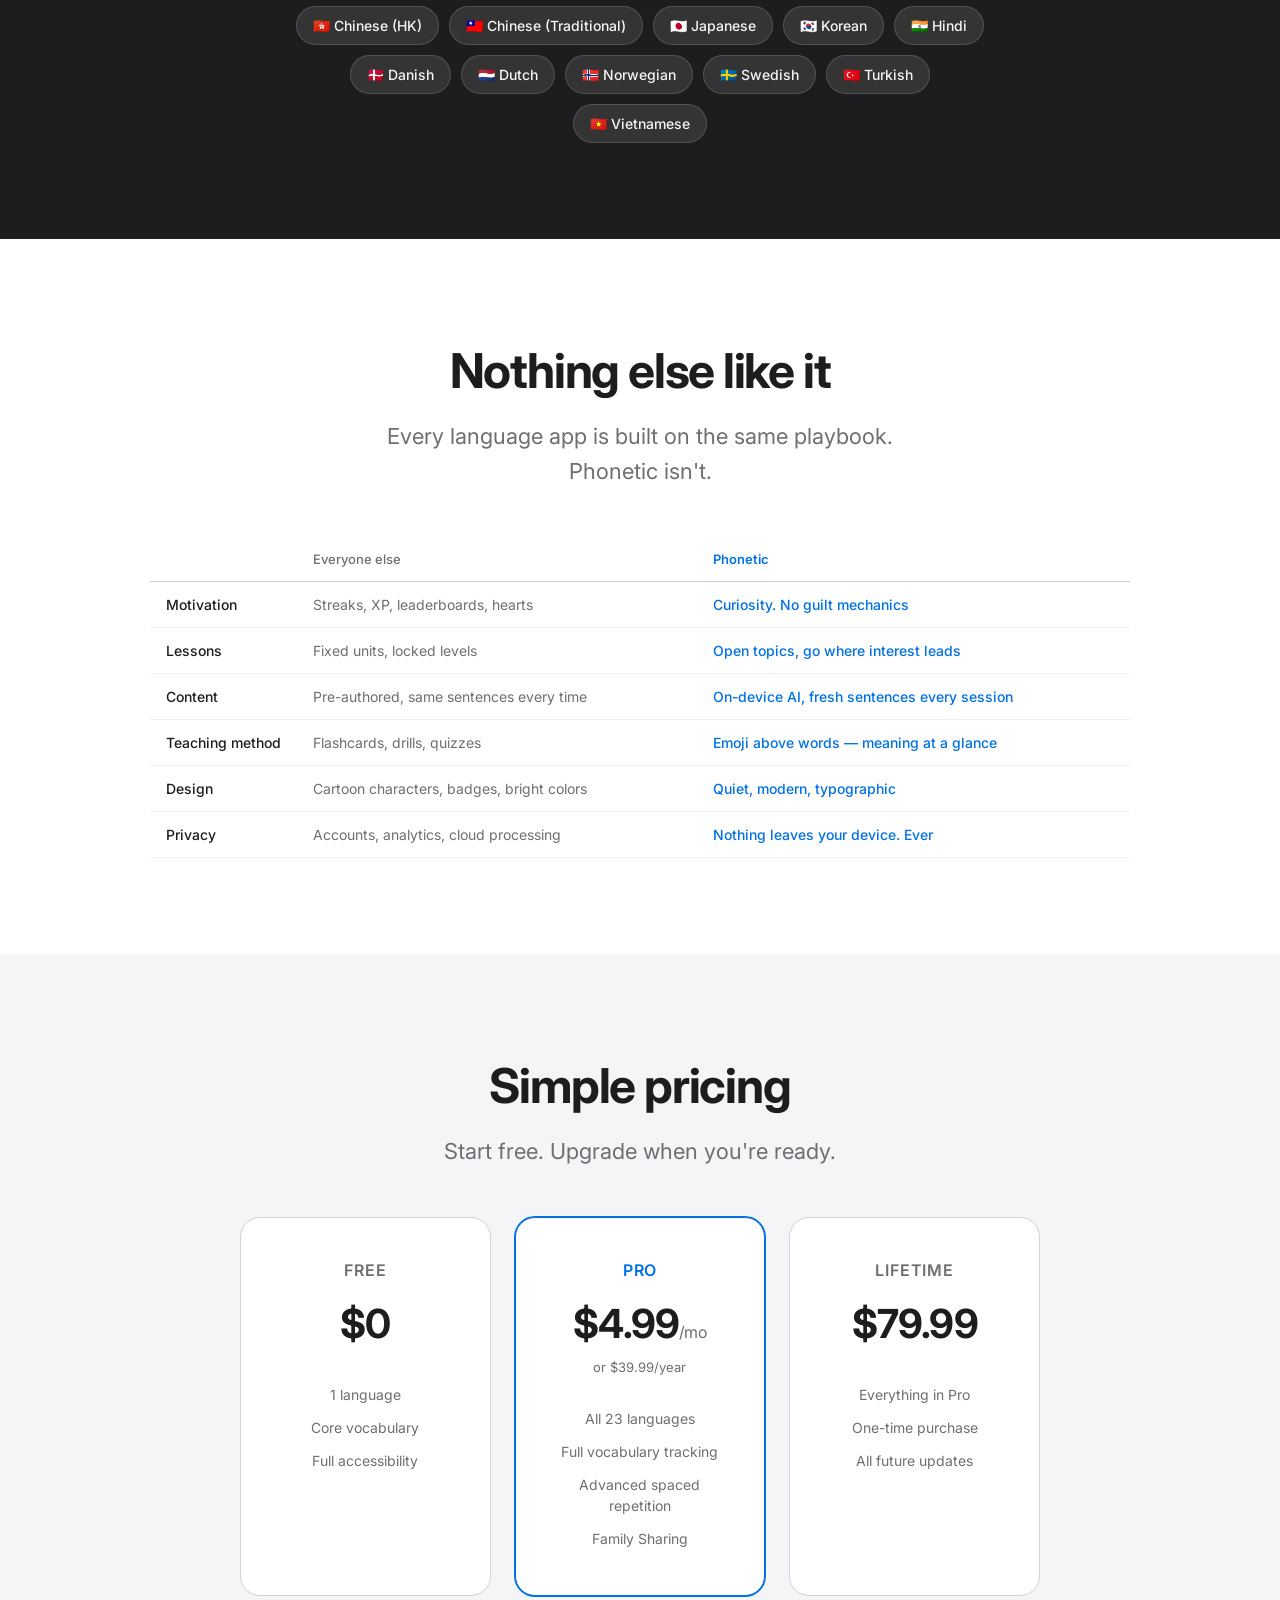
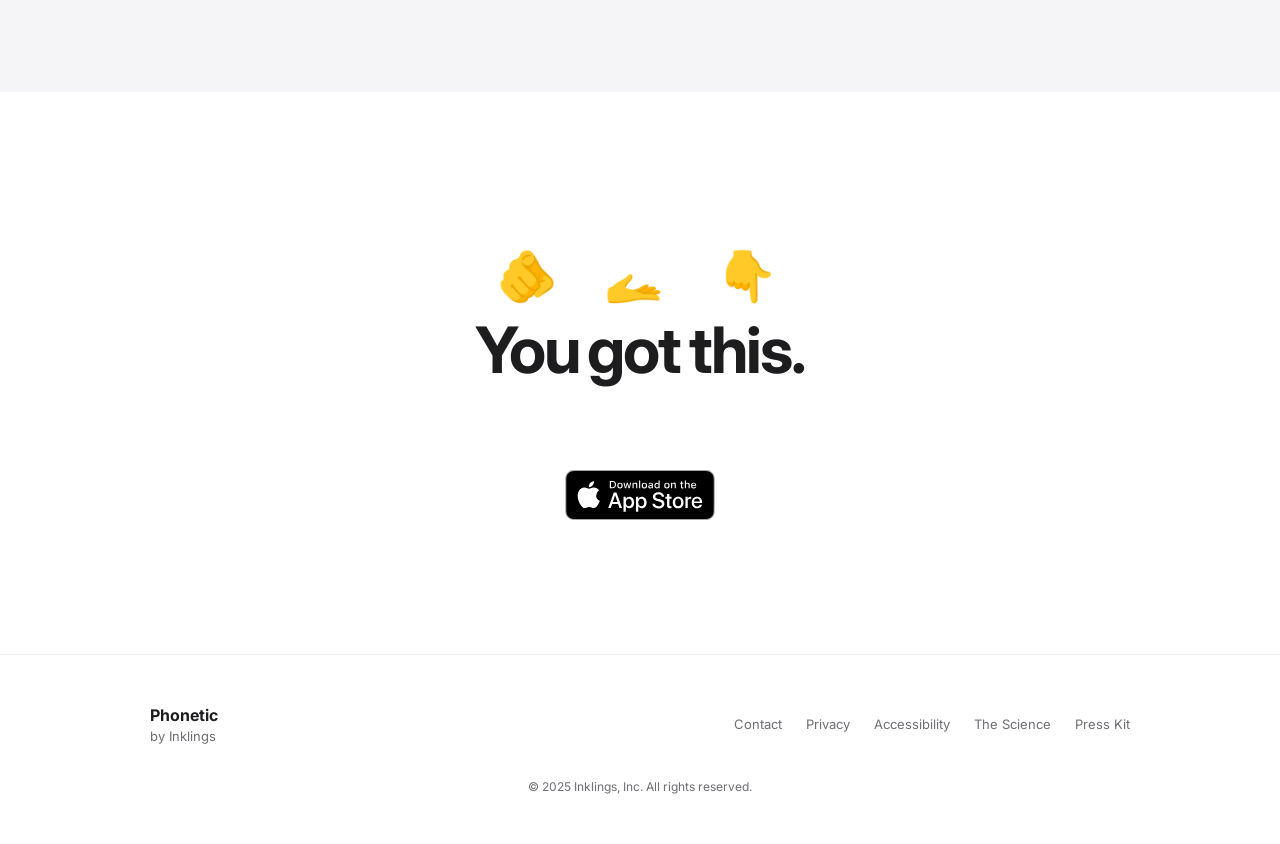
<file: 👋/index.html>
<!DOCTYPE html>
<html lang="en">
<head>
  <meta charset="UTF-8">
  <meta name="viewport" content="width=device-width, initial-scale=1.0">
  <title>Phonetic</title>
  <link rel="icon" href="data:image/svg+xml,<svg xmlns='http://www.w3.org/2000/svg' viewBox='0 0 100 100'><text y='.9em' font-size='90'>👋</text></svg>">
  <meta name="description" content="Language training wheels. For first languages and new ones.">
  <meta name="theme-color" content="#ffffff" media="(prefers-color-scheme: light)">
  <meta name="theme-color" content="#000000" media="(prefers-color-scheme: dark)">
  <meta property="og:title" content="Phonetic">
  <meta property="og:description" content="Language training wheels. For first languages and new ones.">
  <meta property="og:type" content="website">
  <meta property="og:url" content="https://f.app/👋/">
  <meta property="og:site_name" content="f.app">
  <meta name="twitter:card" content="summary">
  <meta name="twitter:title" content="Phonetic">
  <meta name="twitter:description" content="Language training wheels. For first languages and new ones.">
  <link rel="stylesheet" href="../style.css">
  <link rel="stylesheet" href="wave.css">
  <link rel="preconnect" href="https://fonts.googleapis.com">
  <link rel="preconnect" href="https://fonts.gstatic.com" crossorigin>
  <link href="https://fonts.googleapis.com/css2?family=Inter:wght@400;500;600;700&display=swap" rel="stylesheet">
</head>
<body>

  <!-- Nav -->
  <nav class="nav">
    <div class="nav-inner">
      <a href="/👋/" class="nav-logo">Phonetic</a>
      <div class="nav-links">
        <a href="#how-it-works">How It Works</a>
        <a href="#for-everyone">For Everyone</a>
        <a href="#features">Features</a>
        <a href="#pricing">Pricing</a>
      </div>
    </div>
  </nav>

  <!-- Hero: Waving Hand -->
  <section class="hero">
    <div class="hero-inner">
      <div class="wave-hello" aria-label="Waving hand greeting in many languages">
        <div class="wave-hand" aria-hidden="true">👋</div>
        <div class="wave-greetings">
          <span class="wave-greeting" style="--i:0">Hello</span>
          <span class="wave-greeting" style="--i:1">こんにちは</span>
          <span class="wave-greeting" style="--i:2">Hola</span>
          <span class="wave-greeting" style="--i:3">Bonjour</span>
          <span class="wave-greeting" style="--i:4">Hallo</span>
          <span class="wave-greeting" style="--i:5">你好</span>
          <span class="wave-greeting" style="--i:6">Olá</span>
          <span class="wave-greeting" style="--i:7">Ciao</span>
          <span class="wave-greeting" style="--i:8">안녕하세요</span>
        </div>
      </div>
    </div>
  </section>

  <!-- How It Works -->
  <section class="section" id="how-it-works">
    <div class="section-inner">
      <h2 class="section-title">How it works</h2>
      <p class="section-subtitle">
        Emoji appear above words to show you what they mean — instantly, visually, no translation needed.
        As you master each word, the scaffolding fades and you're reading on your own.
      </p>

      <div class="modes">
        <div class="mode-card">
          <h3 class="mode-label">Learn to Read</h3>
          <p class="mode-description">For pre-literate children ages 2+. The emoji IS the meaning. No translation needed.</p>
          <div class="mode-demo" aria-label="Native reading example: The dog found a bone">
            <div class="demo-sentence">
              <div class="demo-word">
                <span class="demo-plain">The</span>
              </div>
              <div class="demo-word scaffolded">
                <span class="demo-emoji" aria-hidden="true">🐶</span>
                <span class="demo-text">dog</span>
              </div>
              <div class="demo-word">
                <span class="demo-plain">found a</span>
              </div>
              <div class="demo-word scaffolded">
                <span class="demo-emoji" aria-hidden="true">🦴</span>
                <span class="demo-text">bone</span>
              </div>
            </div>
          </div>
        </div>

        <div class="mode-card">
          <h3 class="mode-label">Learn a Language</h3>
          <p class="mode-description">For learners of any age. Source word + emoji let you read in a new language from day one.</p>
          <div class="mode-demo" aria-label="Language learning example: sun and moon in Spanish with source language and emoji above">
            <div class="demo-sentence">
              <div class="demo-word scaffolded tri">
                <span class="demo-source">sun</span>
                <span class="demo-emoji" aria-hidden="true">☀️</span>
                <span class="demo-text">sol</span>
              </div>
              <div class="demo-word">
                <span class="demo-plain">y</span>
              </div>
              <div class="demo-word scaffolded tri">
                <span class="demo-source">moon</span>
                <span class="demo-emoji" aria-hidden="true">🌙</span>
                <span class="demo-text">luna</span>
              </div>
            </div>
          </div>
        </div>
      </div>
    </div>
  </section>

  <!-- Core Insight -->
  <section class="section section-dark" id="insight">
    <div class="section-inner">
      <blockquote class="insight-quote">
        Learning to read and learning a new language are the same cognitive process:
        decoding unfamiliar symbols into meaning. Emoji are the universal bridge.
      </blockquote>
      <p class="insight-link">
        This isn't a guess. It's backed by decades of cognitive science research.
        <a href="/science/" class="insight-link-anchor">Read the research &rarr;</a>
      </p>
    </div>
  </section>

  <!-- For Everyone -->
  <section class="section" id="for-everyone">
    <div class="section-inner">
      <h2 class="section-title">For everyone</h2>
      <p class="section-subtitle">
        One mechanic that grows with the learner. A child starts by learning to read
        with emoji help, then graduates to learning a new language the same way.
        Same app. Same mechanic. One subscription.
      </p>

      <div class="audience-grid">
        <div class="audience-card">
          <span class="audience-emoji" aria-hidden="true">👶</span>
          <h3>Pre-literate children</h3>
          <p>Ages 2+. A toddler who can't read sees 🐱 above "cat" and instantly understands. The emoji IS the meaning.</p>
        </div>
        <div class="audience-card">
          <span class="audience-emoji" aria-hidden="true">🧒</span>
          <h3>Early readers</h3>
          <p>Ages 4&ndash;7. Strengthens native reading through emoji-scaffolded sentences. Then seamlessly transitions into a second language.</p>
        </div>
        <div class="audience-card">
          <span class="audience-emoji" aria-hidden="true">🧑‍💼</span>
          <h3>Adult learners</h3>
          <p>Clean, low-pressure vocabulary acquisition. Emoji provides instant comprehension without routing through your native language. True immersion from word one.</p>
        </div>
        <div class="audience-card">
          <span class="audience-emoji" aria-hidden="true"><svg class="icon-accessibility" viewBox="0 0 24 24"><circle cx="12" cy="12" r="11" fill="none" stroke="currentColor" stroke-width="1.5"/><circle cx="12" cy="5.5" r="1.75" fill="currentColor"/><path fill="currentColor" d="M12 9c-3 0-5.25.75-5.25.75l.75 2s1.75-.6 3.25-.75v3l-2.5 5 1.75.85L12 15.25l2 4.6 1.75-.85-2.5-5v-3c1.5.15 3.25.75 3.25.75l.75-2S15 9 12 9z"/></svg></span>
          <h3>Accessible by design</h3>
          <p>Emoji scaffolding reduces cognitive load for dyslexia. Large, colorful touch targets for motor disabilities. Predictable interactions for autism.</p>
        </div>
      </div>
    </div>
  </section>

  <!-- Three Tiers -->
  <section class="section section-light" id="tiers">
    <div class="section-inner">
      <h2 class="section-title">Three layers of learning</h2>
      <p class="section-subtitle">Not every word needs an emoji. The scaffold system matches the right tool to each word type.</p>

      <div class="tiers-grid">
        <div class="tier-card">
          <div class="tier-icon" aria-hidden="true">🏠</div>
          <h3>Objects &rarr; Emoji</h3>
          <p>Concrete things get emoji. House, dog, sun, book, cat. Instant visual meaning that a toddler or language learner grasps immediately.</p>
        </div>
        <div class="tier-card">
          <div class="tier-icon tier-icon-animated" aria-hidden="true">⬆️</div>
          <h3>Actions &rarr; Animation</h3>
          <p>Actions become motion. "Jumped" bounces. "Ran" slides. The child sees the action happen. No symbol needed. The movement IS the meaning.</p>
        </div>
        <div class="tier-card">
          <div class="tier-icon" aria-hidden="true">···</div>
          <h3>Function words &rarr; Repetition</h3>
          <p>"The," "a," "in," "on." These words don't need scaffolding. They need exposure. Fifty sentences and "the" becomes a sight word.</p>
        </div>
      </div>
    </div>
  </section>

  <!-- Features -->
  <section class="section" id="features">
    <div class="section-inner">
      <h2 class="section-title">Built different</h2>
      <p class="section-subtitle">Powered by Apple Intelligence. Entirely on your device.</p>

      <div class="features-grid">
        <div class="feature-card">
          <div class="feature-icon" aria-hidden="true">🔒</div>
          <h3>100% on-device</h3>
          <p>No servers. No accounts. No analytics. Your learning data never leaves your device. COPPA compliant by architecture.</p>
        </div>
        <div class="feature-card">
          <div class="feature-icon" aria-hidden="true">🧠</div>
          <h3>Apple Intelligence</h3>
          <p>On-device AI generates personalized sentences, adapts difficulty, and creates quizzes. All without an internet connection.</p>
        </div>
        <div class="feature-card">
          <div class="feature-icon" aria-hidden="true">🌍</div>
          <h3>23 languages</h3>
          <p>English, Spanish, French, German, Japanese, Korean, Chinese, and more. All translation happens on-device.</p>
        </div>
        <div class="feature-card">
          <div class="feature-icon" aria-hidden="true">👨‍👩‍👧‍👦</div>
          <h3>Family friendly</h3>
          <p>No ads. No distractions. No gimmicks. Parents learning Spanish and kids learning to read. One subscription, one app.</p>
        </div>
        <div class="feature-card">
          <div class="feature-icon" aria-hidden="true"><svg class="icon-accessibility" viewBox="0 0 24 24"><circle cx="12" cy="12" r="11" fill="none" stroke="currentColor" stroke-width="1.5"/><circle cx="12" cy="5.5" r="1.75" fill="currentColor"/><path fill="currentColor" d="M12 9c-3 0-5.25.75-5.25.75l.75 2s1.75-.6 3.25-.75v3l-2.5 5 1.75.85L12 15.25l2 4.6 1.75-.85-2.5-5v-3c1.5.15 3.25.75 3.25.75l.75-2S15 9 12 9z"/></svg></div>
          <h3>Fully accessible</h3>
          <p>VoiceOver, Voice Control, Dynamic Type, Reduced Motion. Accessibility isn't a bolt-on. It's the core mechanic. <a href="/accessibility/">Learn more &rarr;</a></p>
        </div>
        <div class="feature-card">
          <div class="feature-icon" aria-hidden="true">✨</div>
          <h3>Native design</h3>
          <p>Built with SwiftUI for Apple's latest design language. Beautiful, fast, and native on iPhone and iPad.</p>
        </div>
      </div>
    </div>
  </section>

  <!-- Languages -->
  <section class="section section-dark" id="languages">
    <div class="section-inner">
      <h2 class="section-title">Your next language</h2>
      <p class="section-subtitle">All translation happens on-device. No internet required.</p>
      <div class="languages-list">
        <span class="lang-tag">🇬🇧 English (UK)</span>
        <span class="lang-tag">🇺🇸 English (US)</span>
        <span class="lang-tag">🇦🇺 English (AU)</span>
        <span class="lang-tag">🇫🇷 French</span>
        <span class="lang-tag">🇩🇪 German</span>
        <span class="lang-tag">🇮🇹 Italian</span>
        <span class="lang-tag">🇪🇸 Spanish (Spain)</span>
        <span class="lang-tag">🌎 Spanish (LATAM)</span>
        <span class="lang-tag">🇺🇸 Spanish (US)</span>
        <span class="lang-tag">🇧🇷 Portuguese (Brazil)</span>
        <span class="lang-tag">🇵🇹 Portuguese (Portugal)</span>
        <span class="lang-tag">🇨🇳 Chinese (Simplified)</span>
        <span class="lang-tag">🇭🇰 Chinese (HK)</span>
        <span class="lang-tag">🇹🇼 Chinese (Traditional)</span>
        <span class="lang-tag">🇯🇵 Japanese</span>
        <span class="lang-tag">🇰🇷 Korean</span>
        <span class="lang-tag">🇮🇳 Hindi</span>
        <span class="lang-tag">🇩🇰 Danish</span>
        <span class="lang-tag">🇳🇱 Dutch</span>
        <span class="lang-tag">🇳🇴 Norwegian</span>
        <span class="lang-tag">🇸🇪 Swedish</span>
        <span class="lang-tag">🇹🇷 Turkish</span>
        <span class="lang-tag">🇻🇳 Vietnamese</span>
      </div>
    </div>
  </section>

  <!-- Competitive -->
  <section class="section" id="compare">
    <div class="section-inner">
      <h2 class="section-title">Nothing else like it</h2>
      <p class="section-subtitle">Every language app is built on the same playbook. Phonetic isn't.</p>

      <div class="compare-table-wrap">
        <table class="compare-table">
          <thead>
            <tr>
              <th></th>
              <th>Everyone else</th>
              <th class="compare-us">Phonetic</th>
            </tr>
          </thead>
          <tbody>
            <tr>
              <td class="compare-pattern">Motivation</td>
              <td>Streaks, XP, leaderboards, hearts</td>
              <td class="compare-ours">Curiosity. No guilt mechanics</td>
            </tr>
            <tr>
              <td class="compare-pattern">Lessons</td>
              <td>Fixed units, locked levels</td>
              <td class="compare-ours">Open topics, go where interest leads</td>
            </tr>
            <tr>
              <td class="compare-pattern">Content</td>
              <td>Pre-authored, same sentences every time</td>
              <td class="compare-ours">On-device AI, fresh sentences every session</td>
            </tr>
            <tr>
              <td class="compare-pattern">Teaching method</td>
              <td>Flashcards, drills, quizzes</td>
              <td class="compare-ours">Emoji above words — meaning at a glance</td>
            </tr>
            <tr>
              <td class="compare-pattern">Design</td>
              <td>Cartoon characters, badges, bright colors</td>
              <td class="compare-ours">Quiet, modern, typographic</td>
            </tr>
            <tr>
              <td class="compare-pattern">Privacy</td>
              <td>Accounts, analytics, cloud processing</td>
              <td class="compare-ours">Nothing leaves your device. Ever</td>
            </tr>
          </tbody>
        </table>
      </div>
    </div>
  </section>

  <!-- Pricing -->
  <section class="section section-light" id="pricing">
    <div class="section-inner">
      <h2 class="section-title">Simple pricing</h2>
      <p class="section-subtitle">Start free. Upgrade when you're ready.</p>

      <div class="pricing-grid">
        <div class="pricing-card">
          <h3 class="pricing-tier">Free</h3>
          <p class="pricing-price">$0</p>
          <ul class="pricing-features">
            <li>1 language</li>
            <li>Core vocabulary</li>
            <li>Full accessibility</li>
          </ul>
        </div>
        <div class="pricing-card pricing-featured">
          <h3 class="pricing-tier">Pro</h3>
          <p class="pricing-price">$4.99<span class="pricing-period">/mo</span></p>
          <p class="pricing-annual">or $39.99/year</p>
          <ul class="pricing-features">
            <li>All 23 languages</li>
            <li>Full vocabulary tracking</li>
            <li>Advanced spaced repetition</li>
            <li>Family Sharing</li>
          </ul>
        </div>
        <div class="pricing-card">
          <h3 class="pricing-tier">Lifetime</h3>
          <p class="pricing-price">$79.99</p>
          <ul class="pricing-features">
            <li>Everything in Pro</li>
            <li>One-time purchase</li>
            <li>All future updates</li>
          </ul>
        </div>
      </div>
    </div>
  </section>

  <!-- Final CTA -->
  <section class="section section-cta">
    <div class="section-inner">
      <div class="demo-sentence cta-sentence" aria-label="You got this, with emoji scaffolds above each word">
        <div class="demo-word scaffolded">
          <span class="demo-emoji" aria-hidden="true">🫵</span>
          <span class="demo-text cta-word">You</span>
        </div>
        <div class="demo-word scaffolded">
          <span class="demo-emoji" aria-hidden="true">🫴</span>
          <span class="demo-text cta-word">got</span>
        </div>
        <div class="demo-word scaffolded">
          <span class="demo-emoji" aria-hidden="true">👇</span>
          <span class="demo-text cta-word">this.</span>
        </div>
      </div>
      <a href="#" class="cta-button" aria-label="Download on the App Store">
        <img src="/app-store-badge.svg" alt="Download on the App Store" class="app-store-badge">
      </a>
    </div>
  </section>

  <!-- Footer -->
  <footer class="footer">
    <div class="footer-inner">
      <div class="footer-brand">
        <span class="footer-logo">Phonetic</span>
        <p class="footer-tagline">by <a href="https://lings.ink" class="footer-link">Inklings</a></p>
      </div>
      <div class="footer-links">
        <a href="mailto:hi@f.app" class="footer-link">Contact</a>
        <a href="/privacy/" class="footer-link">Privacy</a>
        <a href="/accessibility/" class="footer-link">Accessibility</a>
        <a href="/science/" class="footer-link">The Science</a>
        <a href="#" class="footer-link">Press Kit</a>
      </div>
      <p class="footer-copy">&copy; 2025 Inklings, Inc. All rights reserved.</p>
    </div>
  </footer>

</body>
</html>
</file>
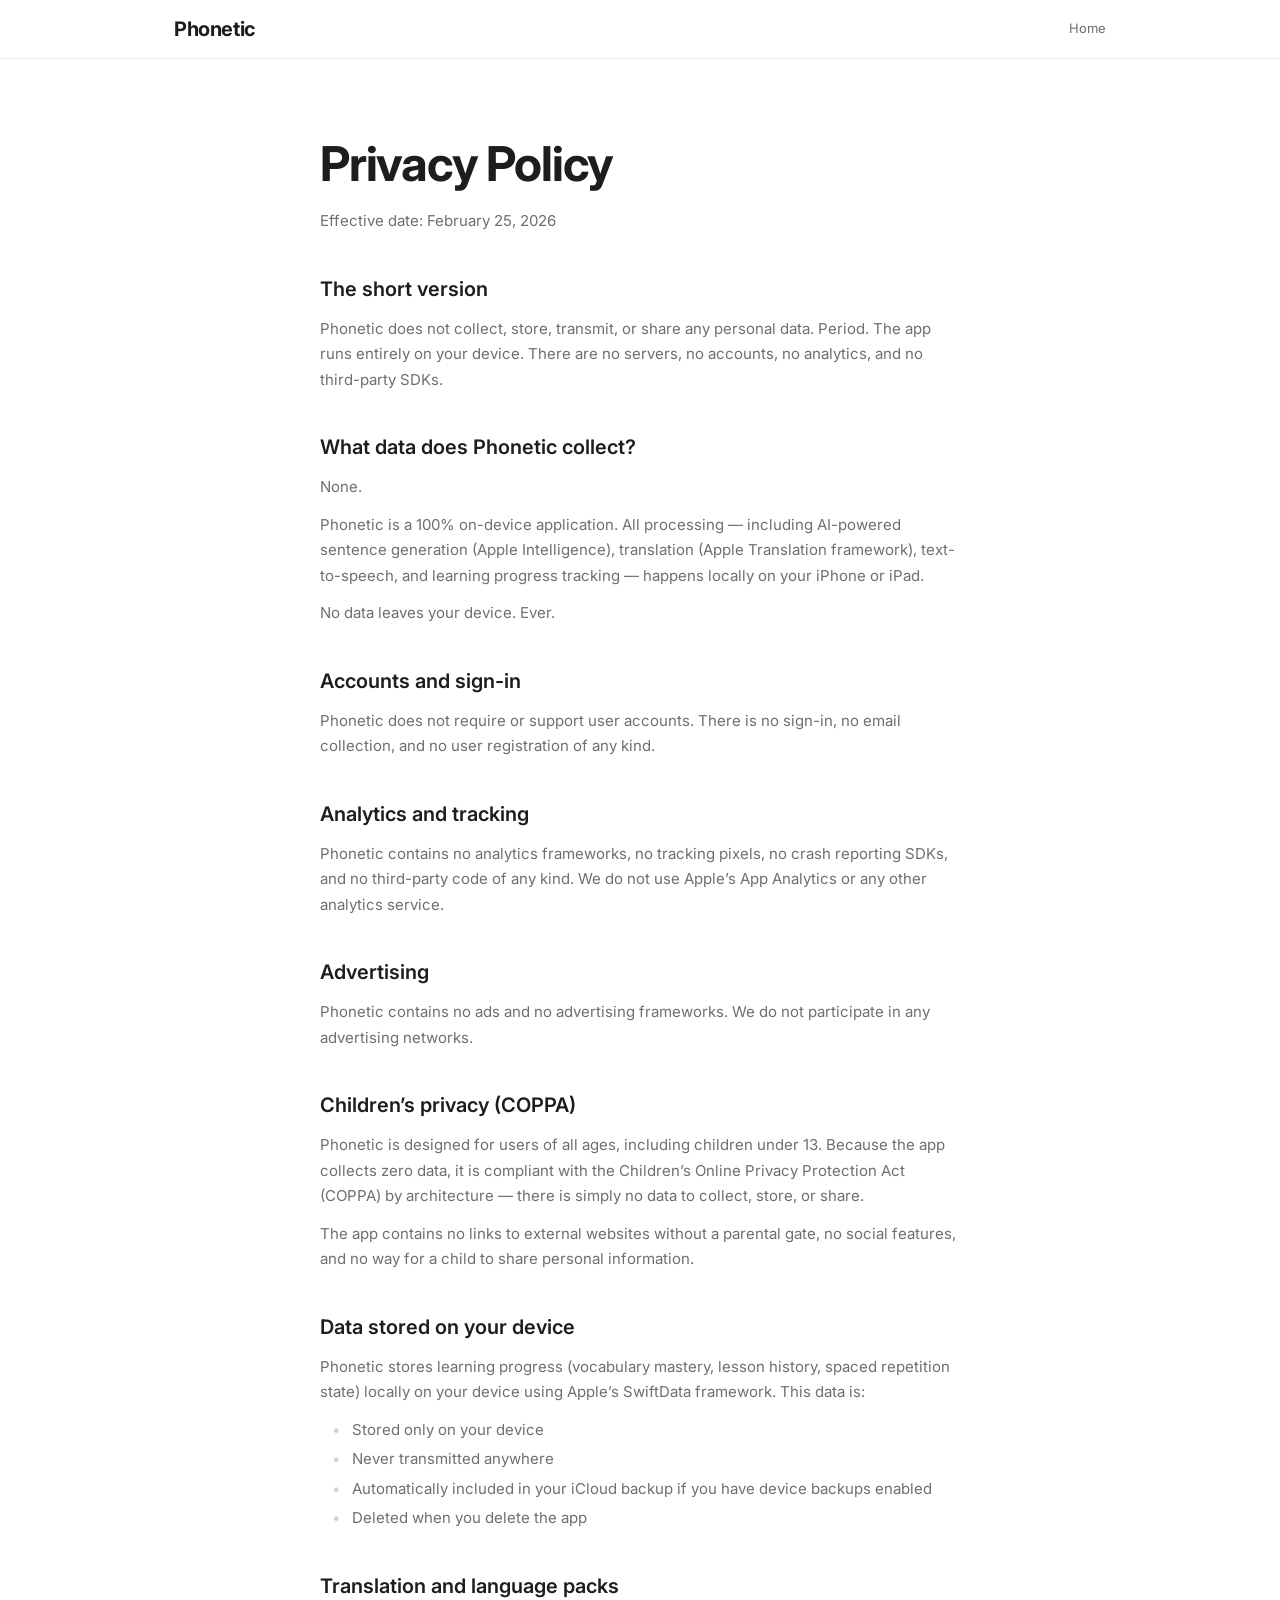
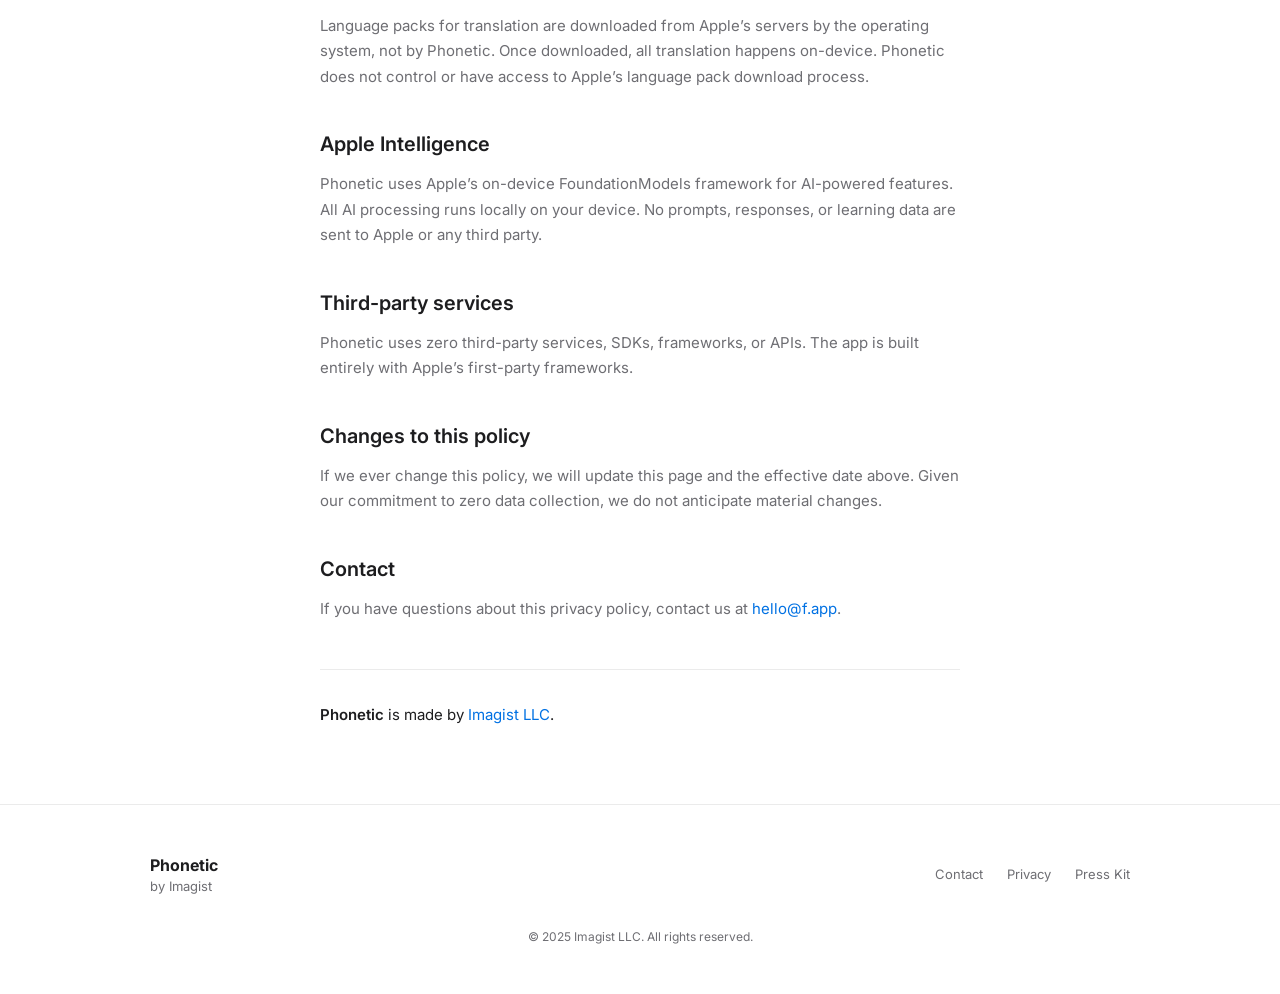
<file: privacy.html>
<!DOCTYPE html>
<html lang="en">
<head>
  <meta charset="UTF-8">
  <meta name="viewport" content="width=device-width, initial-scale=1.0">
  <title>Privacy Policy — Phonetic</title>
  <meta name="description" content="Phonetic privacy policy. We don't collect any data. Period.">
  <link rel="stylesheet" href="style.css">
  <link rel="preconnect" href="https://fonts.googleapis.com">
  <link rel="preconnect" href="https://fonts.gstatic.com" crossorigin>
  <link href="https://fonts.googleapis.com/css2?family=Inter:wght@400;500;600;700&display=swap" rel="stylesheet">
</head>
<body>

  <!-- Nav -->
  <nav class="nav">
    <div class="nav-inner">
      <a href="/" class="nav-logo">Phonetic</a>
      <div class="nav-links">
        <a href="/">Home</a>
      </div>
    </div>
  </nav>

  <!-- Privacy Policy -->
  <section class="section privacy-page">
    <div class="section-inner prose">
      <h1 class="privacy-title">Privacy Policy</h1>
      <p class="privacy-effective">Effective date: February 25, 2026</p>

      <h2>The short version</h2>
      <p>
        Phonetic does not collect, store, transmit, or share any personal data. Period.
        The app runs entirely on your device. There are no servers, no accounts, no analytics,
        and no third-party SDKs.
      </p>

      <h2>What data does Phonetic collect?</h2>
      <p>None.</p>
      <p>
        Phonetic is a 100% on-device application. All processing &mdash; including AI-powered
        sentence generation (Apple Intelligence), translation (Apple Translation framework),
        text-to-speech, and learning progress tracking &mdash; happens locally on your iPhone or iPad.
      </p>
      <p>No data leaves your device. Ever.</p>

      <h2>Accounts and sign-in</h2>
      <p>
        Phonetic does not require or support user accounts. There is no sign-in,
        no email collection, and no user registration of any kind.
      </p>

      <h2>Analytics and tracking</h2>
      <p>
        Phonetic contains no analytics frameworks, no tracking pixels, no crash reporting SDKs,
        and no third-party code of any kind. We do not use Apple&rsquo;s App Analytics or any other
        analytics service.
      </p>

      <h2>Advertising</h2>
      <p>
        Phonetic contains no ads and no advertising frameworks. We do not participate in
        any advertising networks.
      </p>

      <h2>Children&rsquo;s privacy (COPPA)</h2>
      <p>
        Phonetic is designed for users of all ages, including children under 13. Because the app
        collects zero data, it is compliant with the Children&rsquo;s Online Privacy Protection Act
        (COPPA) by architecture &mdash; there is simply no data to collect, store, or share.
      </p>
      <p>
        The app contains no links to external websites without a parental gate, no social features,
        and no way for a child to share personal information.
      </p>

      <h2>Data stored on your device</h2>
      <p>
        Phonetic stores learning progress (vocabulary mastery, lesson history, spaced repetition state)
        locally on your device using Apple&rsquo;s SwiftData framework. This data is:
      </p>
      <ul>
        <li>Stored only on your device</li>
        <li>Never transmitted anywhere</li>
        <li>Automatically included in your iCloud backup if you have device backups enabled</li>
        <li>Deleted when you delete the app</li>
      </ul>

      <h2>Translation and language packs</h2>
      <p>
        Language packs for translation are downloaded from Apple&rsquo;s servers by the operating system,
        not by Phonetic. Once downloaded, all translation happens on-device. Phonetic does not
        control or have access to Apple&rsquo;s language pack download process.
      </p>

      <h2>Apple Intelligence</h2>
      <p>
        Phonetic uses Apple&rsquo;s on-device FoundationModels framework for AI-powered features.
        All AI processing runs locally on your device. No prompts, responses, or learning data
        are sent to Apple or any third party.
      </p>

      <h2>Third-party services</h2>
      <p>
        Phonetic uses zero third-party services, SDKs, frameworks, or APIs. The app is built
        entirely with Apple&rsquo;s first-party frameworks.
      </p>

      <h2>Changes to this policy</h2>
      <p>
        If we ever change this policy, we will update this page and the effective date above.
        Given our commitment to zero data collection, we do not anticipate material changes.
      </p>

      <h2>Contact</h2>
      <p>
        If you have questions about this privacy policy, contact us at
        <a href="mailto:hello@f.app" class="inline-link">hello@f.app</a>.
      </p>

      <div class="privacy-footer-note">
        <p>
          <strong>Phonetic</strong> is made by <a href="https://imagist.app" class="inline-link">Imagist LLC</a>.
        </p>
      </div>
    </div>
  </section>

  <!-- Footer -->
  <footer class="footer">
    <div class="footer-inner">
      <div class="footer-brand">
        <span class="footer-logo">Phonetic</span>
        <p class="footer-tagline">by <a href="https://imagist.app" class="footer-link">Imagist</a></p>
      </div>
      <div class="footer-links">
        <a href="mailto:hello@f.app" class="footer-link">Contact</a>
        <a href="/privacy.html" class="footer-link">Privacy</a>
        <a href="#" class="footer-link">Press Kit</a>
      </div>
      <p class="footer-copy">&copy; 2025 Imagist LLC. All rights reserved.</p>
    </div>
  </footer>

</body>
</html>
</file>
<file: style.css>
/* ===== Reset & Base ===== */

*,
*::before,
*::after {
  margin: 0;
  padding: 0;
  box-sizing: border-box;
}

:root {
  --font: 'Inter', -apple-system, BlinkMacSystemFont, 'Segoe UI', system-ui, sans-serif;
  --color-text: #1d1d1f;
  --color-text-secondary: #6e6e73;
  --color-bg: #ffffff;
  --color-bg-light: #f5f5f7;
  --color-bg-dark: #1d1d1f;
  --color-accent: #0071e3;
  --color-accent-hover: #0077ed;
  --color-border: #d2d2d7;
  --max-width: 980px;
  --section-padding: 6rem 1.5rem;
}

html {
  scroll-behavior: smooth;
  -webkit-text-size-adjust: 100%;
  /* Inherit Dynamic Type preferred size on iOS */
  font: -apple-system-body;
  font-family: var(--font);
}

body {
  font-family: var(--font);
  color: var(--color-text);
  background: var(--color-bg);
  line-height: 1.5;
  -webkit-font-smoothing: antialiased;
  -moz-osx-font-smoothing: grayscale;
}

a {
  color: inherit;
  text-decoration: none;
}

ul {
  list-style: none;
}

img, svg {
  display: block;
  max-width: 100%;
}

/* ===== Nav ===== */

.nav {
  position: fixed;
  top: 0;
  left: 0;
  right: 0;
  z-index: 100;
  background: rgba(255, 255, 255, 0.8);
  backdrop-filter: saturate(180%) blur(20px);
  -webkit-backdrop-filter: saturate(180%) blur(20px);
  border-bottom: 1px solid rgba(0, 0, 0, 0.08);
}

.nav-inner {
  max-width: var(--max-width);
  margin: 0 auto;
  display: flex;
  align-items: center;
  justify-content: space-between;
  padding: 0.875rem 1.5rem;
}

.nav-logo {
  font-size: 1.25rem;
  font-weight: 700;
  letter-spacing: -0.02em;
}

.nav-links {
  display: flex;
  gap: 2rem;
}

.nav-links a {
  font-size: 0.8125rem;
  color: var(--color-text-secondary);
  transition: color 0.2s ease;
}

.nav-links a:hover {
  color: var(--color-text);
}

/* ===== Hero ===== */

.hero {
  min-height: 100vh;
  min-height: 100dvh;
  display: flex;
  align-items: center;
  justify-content: center;
  text-align: center;
  padding: 6rem 1.5rem 4rem;
}

.hero-inner {
  max-width: 720px;
}

.hero-eyebrow {
  font-size: 0.875rem;
  font-weight: 500;
  color: var(--color-text-secondary);
  text-transform: uppercase;
  letter-spacing: 0.1em;
  margin-bottom: 1rem;
}

.hero-title {
  font-size: clamp(3rem, 8vw, 5rem);
  font-weight: 700;
  letter-spacing: -0.03em;
  line-height: 1.05;
  margin-bottom: 1.25rem;
}

.hero-subtitle {
  font-size: clamp(1rem, 2.5vw, 1.25rem);
  color: var(--color-text-secondary);
  line-height: 1.6;
  margin-bottom: 3rem;
}

/* ===== Demo Sentence (shared) ===== */

.demo-sentence {
  display: flex;
  align-items: flex-end;
  justify-content: center;
  gap: 0.5rem;
  flex-wrap: wrap;
  padding: 2rem 0;
}

.demo-word {
  display: flex;
  flex-direction: column;
  align-items: center;
  gap: 0.125rem;
}

.demo-plain {
  font-size: clamp(1.125rem, 3vw, 1.5rem);
  color: var(--color-text-secondary);
  padding-bottom: 0;
}

.demo-word.scaffolded {
  position: relative;
}

.demo-emoji {
  font-size: clamp(1.75rem, 5vw, 2.5rem);
  line-height: 1;
  animation: float 3s ease-in-out infinite;
}

.demo-word.scaffolded:nth-child(2) .demo-emoji {
  animation-delay: 0s;
}

.demo-word.scaffolded:nth-child(4) .demo-emoji {
  animation-delay: 1.5s;
}

.demo-word.scaffolded:nth-child(5) .demo-emoji {
  animation-delay: 0.75s;
}

@keyframes float {
  0%, 100% { transform: translateY(0); }
  50% { transform: translateY(-4px); }
}

/* Hero animation: cat and chair converge above "sits" — only on wide viewports where the sentence stays on one line */
.hero-cat {
  position: relative;
  z-index: 2;
}

.hero-chair {
  position: relative;
  z-index: 1;
}

@media (min-width: 540px) {
  .hero-cat {
    animation: cat-to-sits 6s ease-in-out infinite !important;
  }

  .hero-chair {
    animation: chair-to-sits 6s ease-in-out infinite !important;
  }
}

@keyframes cat-to-sits {
  0%, 15% { transform: translateX(0) translateY(0); }
  35%, 60% { transform: translateX(2.5rem) translateY(-6px); }
  80%, 100% { transform: translateX(0) translateY(0); }
}

@keyframes chair-to-sits {
  0%, 15% { transform: translateX(0) translateY(0); }
  35%, 60% { transform: translateX(-6rem) translateY(0); }
  80%, 100% { transform: translateX(0) translateY(0); }
}

.demo-text {
  font-size: clamp(1.125rem, 3vw, 1.5rem);
  font-weight: 600;
  color: var(--color-text);
}

.demo-source {
  font-size: 0.75rem;
  font-weight: 500;
  color: var(--color-text-secondary);
  letter-spacing: 0.02em;
}

.demo-word.tri {
  gap: 0.1875rem;
}

/* ===== CTA Button / App Store Badge ===== */

.cta-button {
  display: inline-block;
  transition: opacity 0.2s ease;
}

.cta-button:hover {
  opacity: 0.8;
}

.app-store-badge {
  width: 150px;
  height: 50px;
}

/* ===== Sections (shared) ===== */

.section {
  padding: var(--section-padding);
}

.section-inner {
  max-width: var(--max-width);
  margin: 0 auto;
}

.section-title {
  font-size: clamp(1.75rem, 5vw, 3rem);
  font-weight: 700;
  letter-spacing: -0.025em;
  text-align: center;
  margin-bottom: 0.75rem;
}

.section-subtitle {
  font-size: clamp(1.125rem, 2.5vw, 1.375rem);
  color: var(--color-text-secondary);
  text-align: center;
  max-width: 600px;
  margin: 0 auto 3rem;
  line-height: 1.6;
}

.section-dark {
  background: var(--color-bg-dark);
  color: #f5f5f7;
}

.section-dark .section-subtitle {
  color: #a1a1a6;
}

.section-light {
  background: var(--color-bg-light);
}

/* ===== Modes (How it works) ===== */

.modes {
  display: grid;
  grid-template-columns: repeat(auto-fit, minmax(300px, 1fr));
  gap: 2rem;
}

.mode-card {
  background: var(--color-bg-light);
  border-radius: 1.25rem;
  padding: 2.5rem 2rem;
  text-align: center;
  transition: transform 0.3s ease;
}

.mode-card:hover {
  transform: translateY(-2px);
}

.mode-label {
  font-size: 1.25rem;
  font-weight: 600;
  margin-bottom: 0.5rem;
}

.mode-description {
  font-size: 0.9375rem;
  color: var(--color-text-secondary);
  margin-bottom: 1.5rem;
  line-height: 1.5;
}

.mode-demo .demo-sentence {
  padding: 1rem 0;
}

.mode-demo .demo-emoji {
  font-size: 1.75rem;
}

.mode-demo .demo-text,
.mode-demo .demo-plain {
  font-size: 1.125rem;
}

/* ===== Insight Quote ===== */

.insight-quote {
  font-size: clamp(1.25rem, 3vw, 1.75rem);
  font-weight: 500;
  text-align: center;
  max-width: 700px;
  margin: 0 auto;
  line-height: 1.5;
  letter-spacing: -0.01em;
  color: #f5f5f7;
}

.insight-link {
  text-align: center;
  margin-top: 1.5rem;
  font-size: 0.9375rem;
  color: #a1a1a6;
}

.insight-link-anchor {
  color: #2997ff;
  transition: color 0.2s ease;
}

.insight-link-anchor:hover {
  color: #64b5f6;
}

/* ===== Ruby Text (furigana demo) ===== */

ruby {
  ruby-align: center;
}

rt {
  font-size: 0.55em;
  color: var(--color-text-secondary);
  font-weight: 400;
}

/* ===== Audience Grid ===== */

.audience-grid {
  display: grid;
  grid-template-columns: repeat(auto-fit, minmax(220px, 1fr));
  gap: 1.5rem;
}

.audience-card {
  text-align: center;
  padding: 2rem 1.5rem;
}

.audience-emoji {
  font-size: 2.5rem;
  display: block;
  margin-bottom: 1rem;
}

.icon-accessibility {
  width: 1em;
  height: 1em;
  fill: currentColor;
  vertical-align: middle;
}

.audience-card h3 {
  font-size: 1.125rem;
  font-weight: 600;
  margin-bottom: 0.5rem;
}

.audience-card p {
  font-size: 0.875rem;
  color: var(--color-text-secondary);
  line-height: 1.6;
}

/* ===== Tiers ===== */

.tiers-grid {
  display: grid;
  grid-template-columns: repeat(auto-fit, minmax(260px, 1fr));
  gap: 2rem;
}

.tier-card {
  text-align: center;
  padding: 2.5rem 2rem;
  border-radius: 1.25rem;
  background: var(--color-bg);
  transition: transform 0.3s ease;
}

.tier-card:hover {
  transform: translateY(-2px);
}

.tier-icon {
  font-size: 2.5rem;
  margin-bottom: 1rem;
  display: block;
}

.tier-icon-animated {
  animation: bounce-gentle 2s ease-in-out infinite;
}

@keyframes bounce-gentle {
  0%, 100% { transform: translateY(0); }
  50% { transform: translateY(-8px); }
}

.tier-card h3 {
  font-size: 1.125rem;
  font-weight: 600;
  margin-bottom: 0.5rem;
}

.tier-card p {
  font-size: 0.875rem;
  color: var(--color-text-secondary);
  line-height: 1.6;
}

/* ===== Features Grid ===== */

.features-grid {
  display: grid;
  grid-template-columns: repeat(auto-fit, minmax(280px, 1fr));
  gap: 1.5rem;
}

.feature-card {
  padding: 2rem;
  border-radius: 1.25rem;
  background: var(--color-bg-light);
  transition: transform 0.3s ease;
}

.feature-card:hover {
  transform: translateY(-2px);
}

.feature-icon {
  font-size: 2rem;
  margin-bottom: 0.75rem;
}

.feature-card h3 {
  font-size: 1rem;
  font-weight: 600;
  margin-bottom: 0.375rem;
}

.feature-card p {
  font-size: 0.875rem;
  color: var(--color-text-secondary);
  line-height: 1.6;
}

/* ===== Languages ===== */

.languages-list {
  display: flex;
  flex-wrap: wrap;
  justify-content: center;
  gap: 0.625rem;
  max-width: 700px;
  margin: 0 auto;
}

.lang-tag {
  display: inline-block;
  padding: 0.5rem 1rem;
  border-radius: 100px;
  font-size: 0.875rem;
  font-weight: 500;
  background: rgba(255, 255, 255, 0.1);
  color: #f5f5f7;
  border: 1px solid rgba(255, 255, 255, 0.15);
  transition: background 0.2s ease;
}

.lang-tag:hover {
  background: rgba(255, 255, 255, 0.18);
}

/* ===== Comparison Table ===== */

.compare-table-wrap {
  overflow-x: auto;
  -webkit-overflow-scrolling: touch;
}

.compare-table {
  width: 100%;
  border-collapse: collapse;
  font-size: 0.875rem;
  min-width: 540px;
}

.compare-table th {
  font-weight: 500;
  color: var(--color-text-secondary);
  padding: 0.75rem 1rem;
  text-align: left;
  border-bottom: 1px solid var(--color-border);
  font-size: 0.8125rem;
}

.compare-table th:first-child {
  width: 7rem;
}

.compare-us {
  color: var(--color-accent) !important;
  font-weight: 600 !important;
}

.compare-table td {
  padding: 0.75rem 1rem;
  text-align: left;
  border-bottom: 1px solid rgba(0, 0, 0, 0.06);
  color: var(--color-text-secondary);
}

.compare-pattern {
  font-weight: 500;
  color: var(--color-text) !important;
  white-space: nowrap;
}

.compare-ours {
  color: var(--color-accent) !important;
  font-weight: 500;
}

/* ===== Pricing ===== */

.pricing-grid {
  display: grid;
  grid-template-columns: repeat(auto-fit, minmax(240px, 1fr));
  gap: 1.5rem;
  max-width: 800px;
  margin: 0 auto;
}

.pricing-card {
  border-radius: 1.25rem;
  padding: 2.5rem 2rem;
  text-align: center;
  background: var(--color-bg);
  border: 1px solid var(--color-border);
  transition: transform 0.3s ease;
}

.pricing-card:hover {
  transform: translateY(-2px);
}

.pricing-featured {
  border-color: var(--color-accent);
  box-shadow: 0 0 0 1px var(--color-accent);
  position: relative;
}

.pricing-tier {
  font-size: 1rem;
  font-weight: 600;
  text-transform: uppercase;
  letter-spacing: 0.05em;
  margin-bottom: 0.75rem;
  color: var(--color-text-secondary);
}

.pricing-featured .pricing-tier {
  color: var(--color-accent);
}

.pricing-price {
  font-size: 2.5rem;
  font-weight: 700;
  letter-spacing: -0.02em;
  margin-bottom: 0.25rem;
}

.pricing-period {
  font-size: 1rem;
  font-weight: 400;
  color: var(--color-text-secondary);
}

.pricing-annual {
  font-size: 0.8125rem;
  color: var(--color-text-secondary);
  margin-bottom: 1.5rem;
}

.pricing-card:not(.pricing-featured) .pricing-price {
  margin-bottom: 1.5rem;
}

.pricing-features li {
  font-size: 0.875rem;
  color: var(--color-text-secondary);
  padding: 0.375rem 0;
  line-height: 1.5;
}

/* ===== CTA Section ===== */

.section-cta {
  text-align: center;
  padding: 8rem 1.5rem;
}

.cta-sentence {
  margin-bottom: 2.5rem;
}

.cta-sentence .demo-emoji {
  font-size: clamp(2rem, 5vw, 3rem);
}

.cta-word {
  font-size: clamp(2.5rem, 7vw, 4rem) !important;
  font-weight: 700 !important;
  letter-spacing: -0.03em;
}

/* ===== Footer ===== */

.footer {
  border-top: 1px solid rgba(0, 0, 0, 0.08);
  padding: 3rem 1.5rem;
}

.footer-inner {
  max-width: var(--max-width);
  margin: 0 auto;
  display: flex;
  flex-wrap: wrap;
  align-items: center;
  justify-content: space-between;
  gap: 1rem;
}

.footer-logo {
  font-size: 1rem;
  font-weight: 700;
}

.footer-tagline {
  font-size: 0.8125rem;
  color: var(--color-text-secondary);
}

.footer-links {
  display: flex;
  gap: 1.5rem;
}

.footer-link {
  font-size: 0.8125rem;
  color: var(--color-text-secondary);
  transition: color 0.2s ease;
}

.footer-link:hover {
  color: var(--color-accent);
}

.footer-copy {
  width: 100%;
  font-size: 0.75rem;
  color: var(--color-text-secondary);
  text-align: center;
  margin-top: 1rem;
}

/* ===== Privacy / Prose Page ===== */

.privacy-page {
  padding-top: 8rem;
  padding-bottom: 4rem;
}

.privacy-title {
  font-size: clamp(2rem, 5vw, 3rem);
  font-weight: 700;
  letter-spacing: -0.025em;
  margin-bottom: 0.5rem;
}

.privacy-effective {
  font-size: 0.875rem;
  color: var(--color-text-secondary);
  margin-bottom: 3rem;
}

.prose {
  max-width: 640px;
}

.prose h2 {
  font-size: 1.25rem;
  font-weight: 600;
  margin-top: 2.5rem;
  margin-bottom: 0.75rem;
}

.prose p {
  font-size: 0.9375rem;
  color: var(--color-text-secondary);
  line-height: 1.7;
  margin-bottom: 0.75rem;
}

.prose ul {
  margin-bottom: 0.75rem;
  padding-left: 1.5rem;
}

.prose li {
  font-size: 0.9375rem;
  color: var(--color-text-secondary);
  line-height: 1.7;
  position: relative;
  padding-left: 0.5rem;
  margin-bottom: 0.25rem;
}

.prose li::before {
  content: "\2022";
  position: absolute;
  left: -0.75rem;
  color: var(--color-border);
}

.inline-link {
  color: var(--color-accent);
  transition: color 0.2s ease;
}

.inline-link:hover {
  color: var(--color-accent-hover);
}

.privacy-footer-note {
  margin-top: 3rem;
  padding-top: 2rem;
  border-top: 1px solid rgba(0, 0, 0, 0.08);
}

.privacy-footer-note p {
  color: var(--color-text);
}

/* ===== Science / Article Page ===== */

.science-page {
  padding-top: 8rem;
  padding-bottom: 4rem;
}

.science-title {
  font-size: clamp(1.75rem, 4.5vw, 2.5rem);
  font-weight: 700;
  letter-spacing: -0.025em;
  line-height: 1.2;
  margin-bottom: 0.75rem;
}

.science-lede {
  font-size: 1.125rem;
  color: var(--color-text-secondary);
  line-height: 1.6;
  margin-bottom: 2rem;
}

.prose-rule {
  border: none;
  border-top: 1px solid rgba(0, 0, 0, 0.08);
  margin: 2.5rem 0;
}

.prose strong {
  color: var(--color-text);
  font-weight: 600;
}

.prose em {
  font-style: italic;
}

.citations {
  margin-top: 1.5rem;
  padding: 1.25rem 1.5rem;
  background: var(--color-bg-light);
  border-radius: 0.75rem;
}

.citations h3 {
  font-size: 0.8125rem;
  font-weight: 600;
  text-transform: uppercase;
  letter-spacing: 0.05em;
  color: var(--color-text-secondary);
  margin-bottom: 0.5rem;
}

.citations ul {
  padding-left: 0;
}

.citations li {
  font-size: 0.8125rem;
  line-height: 1.6;
  padding-left: 0;
}

.citations li::before {
  content: none;
}

.science-table th:first-child,
.science-table td:first-child {
  text-align: left;
}

.science-table td {
  font-size: 0.8125rem;
}

.science-closing {
  font-size: 1.125rem;
  font-weight: 600;
  color: var(--color-text);
  margin-top: 1.5rem;
}

.science-updated {
  font-size: 0.8125rem;
  color: var(--color-text-secondary);
}

/* ===== Accessibility Page ===== */

.a11y-page {
  padding-top: 8rem;
  padding-bottom: 3rem;
}

.a11y-header {
  text-align: center;
  max-width: 640px;
  margin: 0 auto;
}

.a11y-hero-icon {
  width: 3.5rem;
  height: 3.5rem;
  margin: 0 auto 1.5rem;
  color: var(--color-accent);
  display: block;
}

.a11y-title {
  font-size: clamp(2rem, 5vw, 3rem);
  font-weight: 700;
  letter-spacing: -0.025em;
  margin-bottom: 1rem;
}

.a11y-lede {
  font-size: 1.0625rem;
  color: var(--color-text-secondary);
  line-height: 1.7;
}

.a11y-section-heading {
  font-size: 0.8125rem;
  font-weight: 600;
  text-transform: uppercase;
  letter-spacing: 0.08em;
  color: var(--color-text-secondary);
  margin-bottom: 2rem;
}

.a11y-features {
  max-width: 640px;
  display: flex;
  flex-direction: column;
  gap: 0;
}

.a11y-feature {
  display: flex;
  gap: 1.25rem;
  padding: 1.5rem 0;
  border-bottom: 1px solid rgba(0, 0, 0, 0.06);
}

.a11y-feature:first-child {
  padding-top: 0;
}

.a11y-feature:last-child {
  border-bottom: none;
}

.a11y-feature-icon {
  flex-shrink: 0;
  width: 2rem;
  height: 2rem;
  margin-top: 0.125rem;
  color: var(--color-accent);
}

.a11y-feature-icon svg {
  width: 100%;
  height: 100%;
}

.a11y-feature-content h3 {
  font-size: 1rem;
  font-weight: 600;
  margin-bottom: 0.375rem;
}

.a11y-feature-content p {
  font-size: 0.875rem;
  color: var(--color-text-secondary);
  line-height: 1.7;
}

.a11y-philosophy {
  max-width: 640px;
}

.a11y-contact {
  margin-top: 2.5rem;
  padding-top: 2rem;
  border-top: 1px solid rgba(0, 0, 0, 0.08);
}

.a11y-contact p {
  color: var(--color-text);
}

/* ===== Dark Mode ===== */

@media (prefers-color-scheme: dark) {
  :root {
    --color-text: #f5f5f7;
    --color-text-secondary: #a1a1a6;
    --color-bg: #000000;
    --color-bg-light: #1c1c1e;
    --color-bg-dark: #1c1c1e;
    --color-accent: #2997ff;
    --color-accent-hover: #64b5f6;
    --color-border: #38383a;
  }

  .nav {
    background: rgba(0, 0, 0, 0.8);
    border-bottom-color: rgba(255, 255, 255, 0.08);
  }

  .section-dark {
    background: #000000;
  }

  .section-light {
    background: #1c1c1e;
  }

  .compare-table td {
    border-bottom-color: rgba(255, 255, 255, 0.06);
  }

  .compare-highlight {
    background: rgba(41, 151, 255, 0.1);
  }

  .footer {
    border-top-color: rgba(255, 255, 255, 0.08);
  }

  .privacy-footer-note {
    border-top-color: rgba(255, 255, 255, 0.08);
  }

  .prose-rule {
    border-top-color: rgba(255, 255, 255, 0.08);
  }

  .a11y-feature {
    border-bottom-color: rgba(255, 255, 255, 0.06);
  }

  .a11y-contact {
    border-top-color: rgba(255, 255, 255, 0.08);
  }
}

/* ===== Responsive ===== */

@media (max-width: 768px) {
  :root {
    --section-padding: 4rem 1.25rem;
  }

  .nav-links {
    display: none;
  }

  .hero {
    padding-top: 5rem;
  }

  .demo-sentence {
    gap: 0.375rem;
  }

  .modes {
    grid-template-columns: 1fr;
  }

  .audience-grid {
    grid-template-columns: repeat(2, 1fr);
    gap: 1rem;
  }

  .tiers-grid {
    grid-template-columns: 1fr;
  }

  .features-grid {
    grid-template-columns: 1fr;
  }

  .pricing-grid {
    grid-template-columns: 1fr;
    max-width: 360px;
  }

  .footer-inner {
    flex-direction: column;
    text-align: center;
  }
}

@media (max-width: 480px) {
  .audience-grid {
    grid-template-columns: 1fr;
  }

  .section-cta {
    padding: 5rem 1.25rem;
  }
}

/* ===== Accessibility: Reduce Motion ===== */

@media (prefers-reduced-motion: reduce) {
  *,
  *::before,
  *::after {
    animation-duration: 0.01ms !important;
    animation-iteration-count: 1 !important;
    transition-duration: 0.01ms !important;
  }

  html {
    scroll-behavior: auto;
  }
}

/* ===== Print ===== */

@media print {
  .nav,
  .cta-button,
  .section-cta {
    display: none;
  }

  .section-dark {
    background: #fff;
    color: #000;
  }

  .section-dark .section-subtitle,
  .insight-quote {
    color: #333;
  }
}
</file>
<file: 👋/wave.css>
/* ===== Wave Hello Component =====
   Pure CSS. 9 greetings, 5s each, 45s cycle.
   Drop wave.css + the .wave-hello markup into any page. */

.wave-hello {
  display: flex;
  flex-direction: column;
  align-items: center;
  gap: 2.5rem;
  user-select: none;
}

/* ----- Hand ----- */

.wave-hand {
  font-size: clamp(6rem, 20vw, 10rem);
  line-height: 1;
  transform-origin: 70% 85%;
  animation: wave-cycle 45s linear infinite;
}

/* 9 waves with genuinely different character:
   - varied oscillation count (1 to 3 swings)
   - varied peak rotation (12–28deg)
   - varied speed (1% to 3.5% of cycle)
   - spring-like bezier easing per keyframe segment
   Slot boundaries every 11.11% */

@keyframes wave-cycle {

  /* Wave 1 — enthusiastic triple, big arc */
  0%      { transform: rotate(0deg);   animation-timing-function: cubic-bezier(0.2, 1.6, 0.4, 1); }
  0.7%    { transform: rotate(26deg);  animation-timing-function: cubic-bezier(0.4, -0.5, 0.6, 1); }
  1.3%    { transform: rotate(-12deg); animation-timing-function: cubic-bezier(0.2, 1.4, 0.4, 1); }
  2%      { transform: rotate(18deg);  animation-timing-function: cubic-bezier(0.4, -0.3, 0.6, 1); }
  2.5%    { transform: rotate(-6deg);  animation-timing-function: cubic-bezier(0.2, 1.2, 0.4, 1); }
  3%      { transform: rotate(8deg);   animation-timing-function: cubic-bezier(0.3, 0, 0.6, 1); }
  3.5%    { transform: rotate(0deg); }

  11.1%   { transform: rotate(0deg); }

  /* Wave 2 — single respectful dip, small */
  11.11%  { transform: rotate(0deg);   animation-timing-function: cubic-bezier(0.2, 1.8, 0.3, 1); }
  11.8%   { transform: rotate(14deg);  animation-timing-function: cubic-bezier(0.4, -0.2, 0.7, 1); }
  12.3%   { transform: rotate(-3deg);  animation-timing-function: cubic-bezier(0.3, 0, 0.5, 1); }
  12.7%   { transform: rotate(0deg); }

  22.21%  { transform: rotate(0deg); }

  /* Wave 3 — double, energetic, wide */
  22.22%  { transform: rotate(0deg);   animation-timing-function: cubic-bezier(0.15, 1.5, 0.35, 1); }
  22.9%   { transform: rotate(28deg);  animation-timing-function: cubic-bezier(0.5, -0.6, 0.5, 1); }
  23.5%   { transform: rotate(-14deg); animation-timing-function: cubic-bezier(0.2, 1.3, 0.4, 1); }
  24.2%   { transform: rotate(16deg);  animation-timing-function: cubic-bezier(0.3, -0.1, 0.6, 1); }
  24.7%   { transform: rotate(-3deg);  animation-timing-function: cubic-bezier(0.3, 0, 0.5, 1); }
  25.1%   { transform: rotate(0deg); }

  33.32%  { transform: rotate(0deg); }

  /* Wave 4 — single elegant, medium height */
  33.33%  { transform: rotate(0deg);   animation-timing-function: cubic-bezier(0.2, 1.6, 0.35, 1); }
  34.1%   { transform: rotate(18deg);  animation-timing-function: cubic-bezier(0.4, -0.3, 0.65, 1); }
  34.7%   { transform: rotate(-5deg);  animation-timing-function: cubic-bezier(0.3, 0, 0.5, 1); }
  35.2%   { transform: rotate(0deg); }

  44.43%  { transform: rotate(0deg); }

  /* Wave 5 — triple, tight and fast */
  44.44%  { transform: rotate(0deg);   animation-timing-function: cubic-bezier(0.15, 1.7, 0.3, 1); }
  44.9%   { transform: rotate(22deg);  animation-timing-function: cubic-bezier(0.5, -0.5, 0.5, 1); }
  45.3%   { transform: rotate(-10deg); animation-timing-function: cubic-bezier(0.2, 1.5, 0.35, 1); }
  45.7%   { transform: rotate(16deg);  animation-timing-function: cubic-bezier(0.4, -0.3, 0.6, 1); }
  46%     { transform: rotate(-4deg);  animation-timing-function: cubic-bezier(0.2, 1.1, 0.4, 1); }
  46.3%   { transform: rotate(7deg);   animation-timing-function: cubic-bezier(0.3, 0, 0.6, 1); }
  46.6%   { transform: rotate(0deg); }

  55.55%  { transform: rotate(0deg); }

  /* Wave 6 — double, wide and slow */
  55.56%  { transform: rotate(0deg);   animation-timing-function: cubic-bezier(0.15, 1.4, 0.35, 1); }
  56.4%   { transform: rotate(24deg);  animation-timing-function: cubic-bezier(0.45, -0.4, 0.55, 1); }
  57.1%   { transform: rotate(-10deg); animation-timing-function: cubic-bezier(0.2, 1.2, 0.4, 1); }
  57.8%   { transform: rotate(12deg);  animation-timing-function: cubic-bezier(0.35, -0.1, 0.6, 1); }
  58.3%   { transform: rotate(-2deg);  animation-timing-function: cubic-bezier(0.3, 0, 0.5, 1); }
  58.7%   { transform: rotate(0deg); }

  66.66%  { transform: rotate(0deg); }

  /* Wave 7 — single lazy flick */
  66.67%  { transform: rotate(0deg);   animation-timing-function: cubic-bezier(0.2, 2, 0.3, 1); }
  67.5%   { transform: rotate(12deg);  animation-timing-function: cubic-bezier(0.4, 0, 0.7, 1); }
  68.1%   { transform: rotate(0deg); }

  77.77%  { transform: rotate(0deg); }

  /* Wave 8 — double, animated and bouncy */
  77.78%  { transform: rotate(0deg);   animation-timing-function: cubic-bezier(0.15, 1.6, 0.3, 1); }
  78.3%   { transform: rotate(22deg);  animation-timing-function: cubic-bezier(0.5, -0.6, 0.45, 1); }
  78.8%   { transform: rotate(-14deg); animation-timing-function: cubic-bezier(0.2, 1.4, 0.35, 1); }
  79.3%   { transform: rotate(12deg);  animation-timing-function: cubic-bezier(0.35, -0.2, 0.6, 1); }
  79.7%   { transform: rotate(-3deg);  animation-timing-function: cubic-bezier(0.3, 0, 0.5, 1); }
  80%     { transform: rotate(0deg); }

  88.88%  { transform: rotate(0deg); }

  /* Wave 9 — triple, warm, medium */
  88.89%  { transform: rotate(0deg);   animation-timing-function: cubic-bezier(0.2, 1.5, 0.35, 1); }
  89.4%   { transform: rotate(20deg);  animation-timing-function: cubic-bezier(0.45, -0.4, 0.5, 1); }
  89.9%   { transform: rotate(-10deg); animation-timing-function: cubic-bezier(0.2, 1.3, 0.4, 1); }
  90.3%   { transform: rotate(14deg);  animation-timing-function: cubic-bezier(0.4, -0.2, 0.6, 1); }
  90.7%   { transform: rotate(-4deg);  animation-timing-function: cubic-bezier(0.2, 1.1, 0.4, 1); }
  91%     { transform: rotate(6deg);   animation-timing-function: cubic-bezier(0.3, 0, 0.6, 1); }
  91.3%   { transform: rotate(0deg); }

  100%    { transform: rotate(0deg); }
}

/* ----- Greetings ----- */

.wave-greetings {
  position: relative;
  min-height: 1.3em;
  display: flex;
  align-items: center;
  justify-content: center;
  min-width: 5ch;
}

.wave-greeting {
  position: absolute;
  white-space: nowrap;
  font-family: ui-rounded, 'SF Pro Rounded', -apple-system, BlinkMacSystemFont, system-ui, sans-serif;
  font-size: clamp(2rem, 6vw, 3.5rem);
  font-weight: 700;
  letter-spacing: -0.02em;
  color: var(--color-text, #1d1d1f);

  /* Apple-style: fade in from below, fade out upward */
  opacity: 0;
  transform: translateY(0.35em);
  animation: greeting-show 45s ease infinite;
  animation-delay: calc(-45s + var(--i) * 5s);
}

/* Fade up in → hold → fade up out (like iPhone "Hello" screen) */
@keyframes greeting-show {
  0%      { opacity: 0; transform: translateY(0.35em); }
  1.5%    { opacity: 1; transform: translateY(0); }
  9.5%    { opacity: 1; transform: translateY(0); }
  11%     { opacity: 0; transform: translateY(-0.2em); }
  11.11%  { opacity: 0; transform: translateY(0.35em); }
  100%    { opacity: 0; transform: translateY(0.35em); }
}

/* ----- Reduced motion ----- */

@media (prefers-reduced-motion: reduce) {
  .wave-hand {
    animation: none;
  }

  .wave-greeting {
    animation: none;
    opacity: 1;
    transform: none;
  }

  .wave-greeting:not([style*="--i:0"]) {
    display: none;
  }
}
</file>
